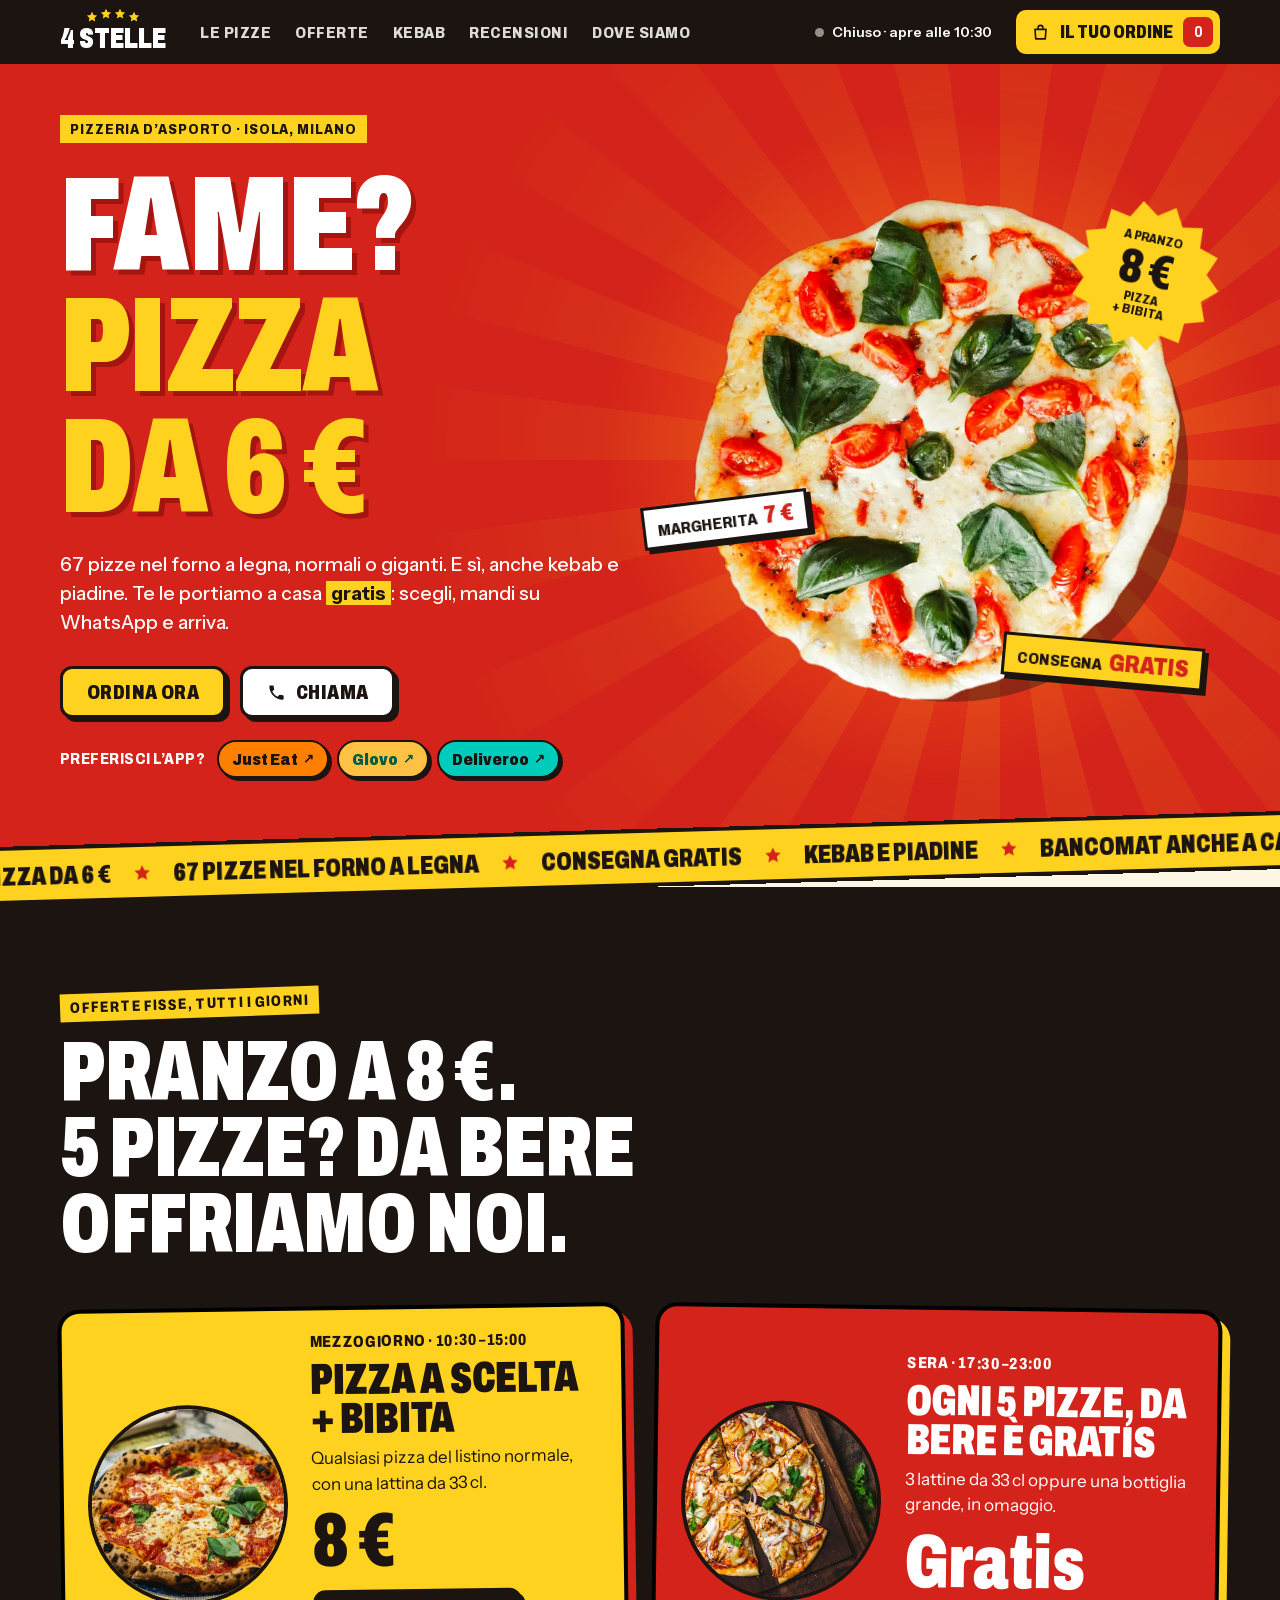
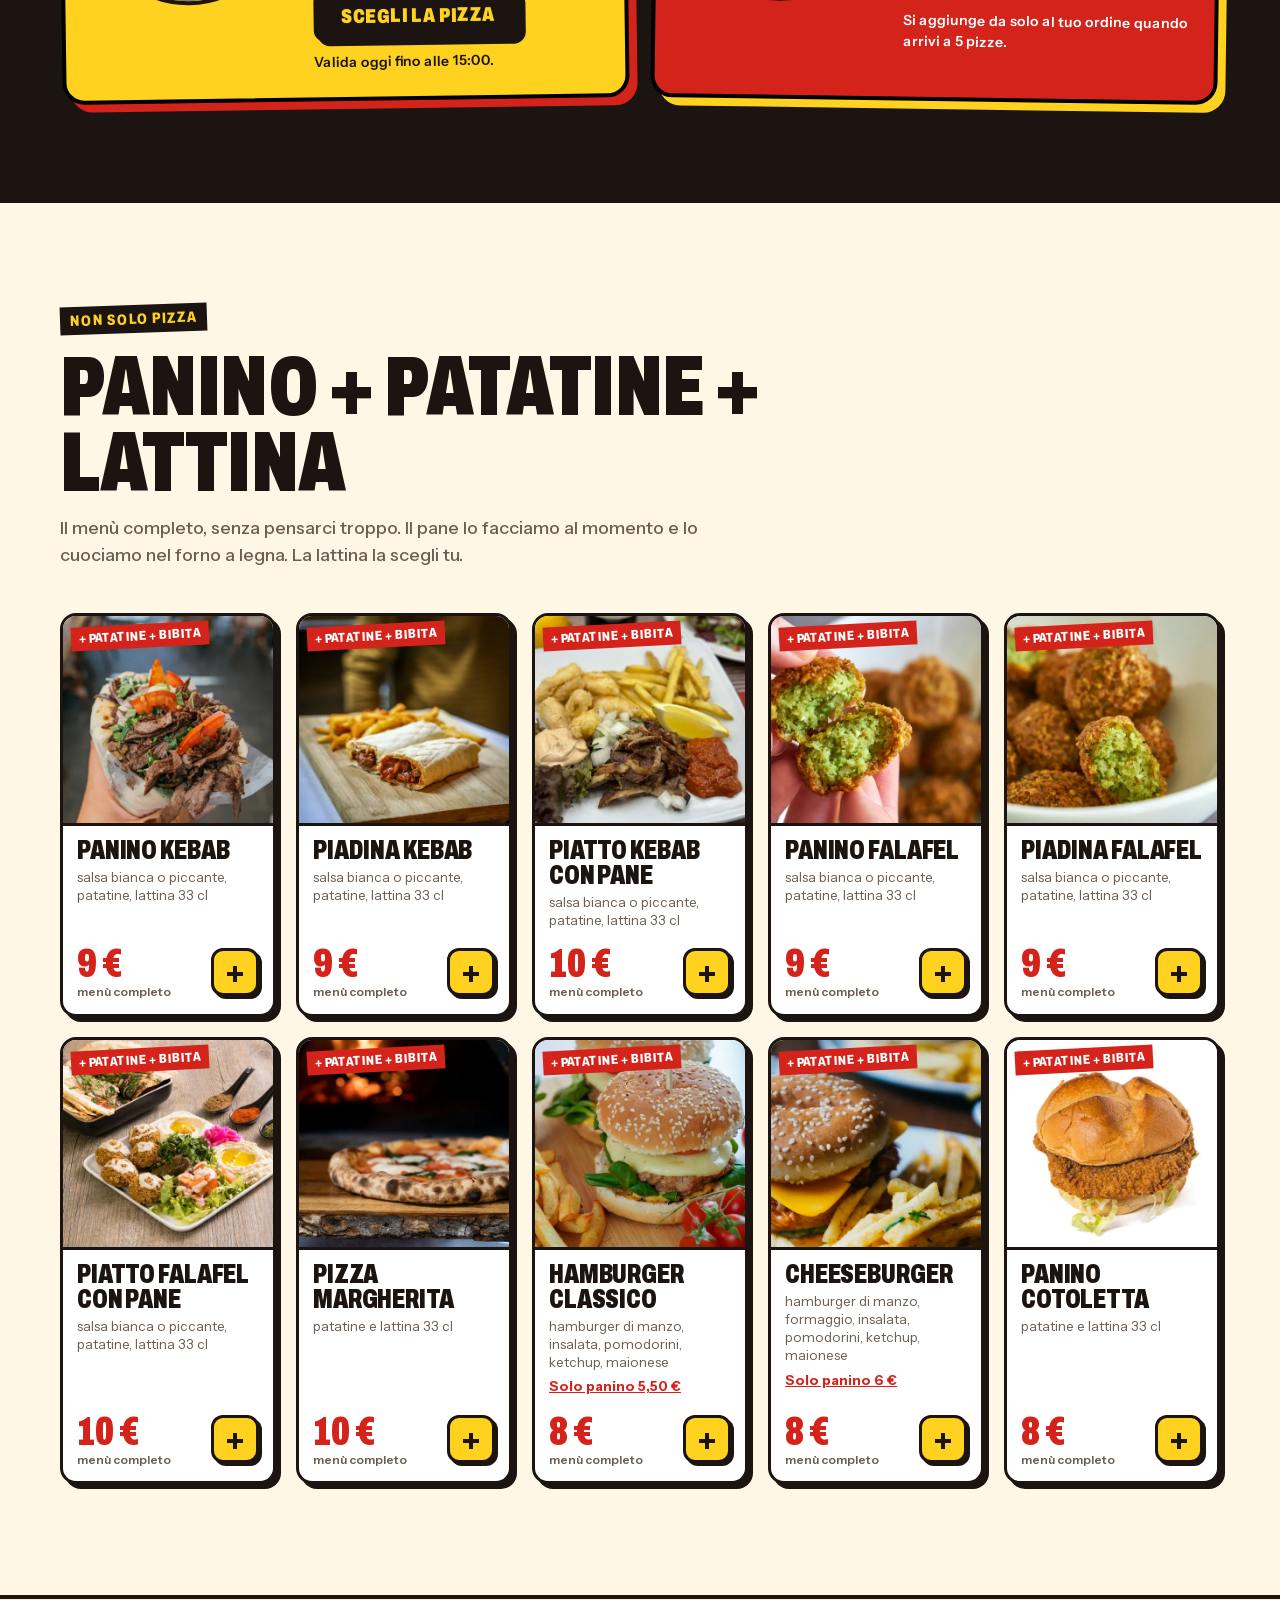
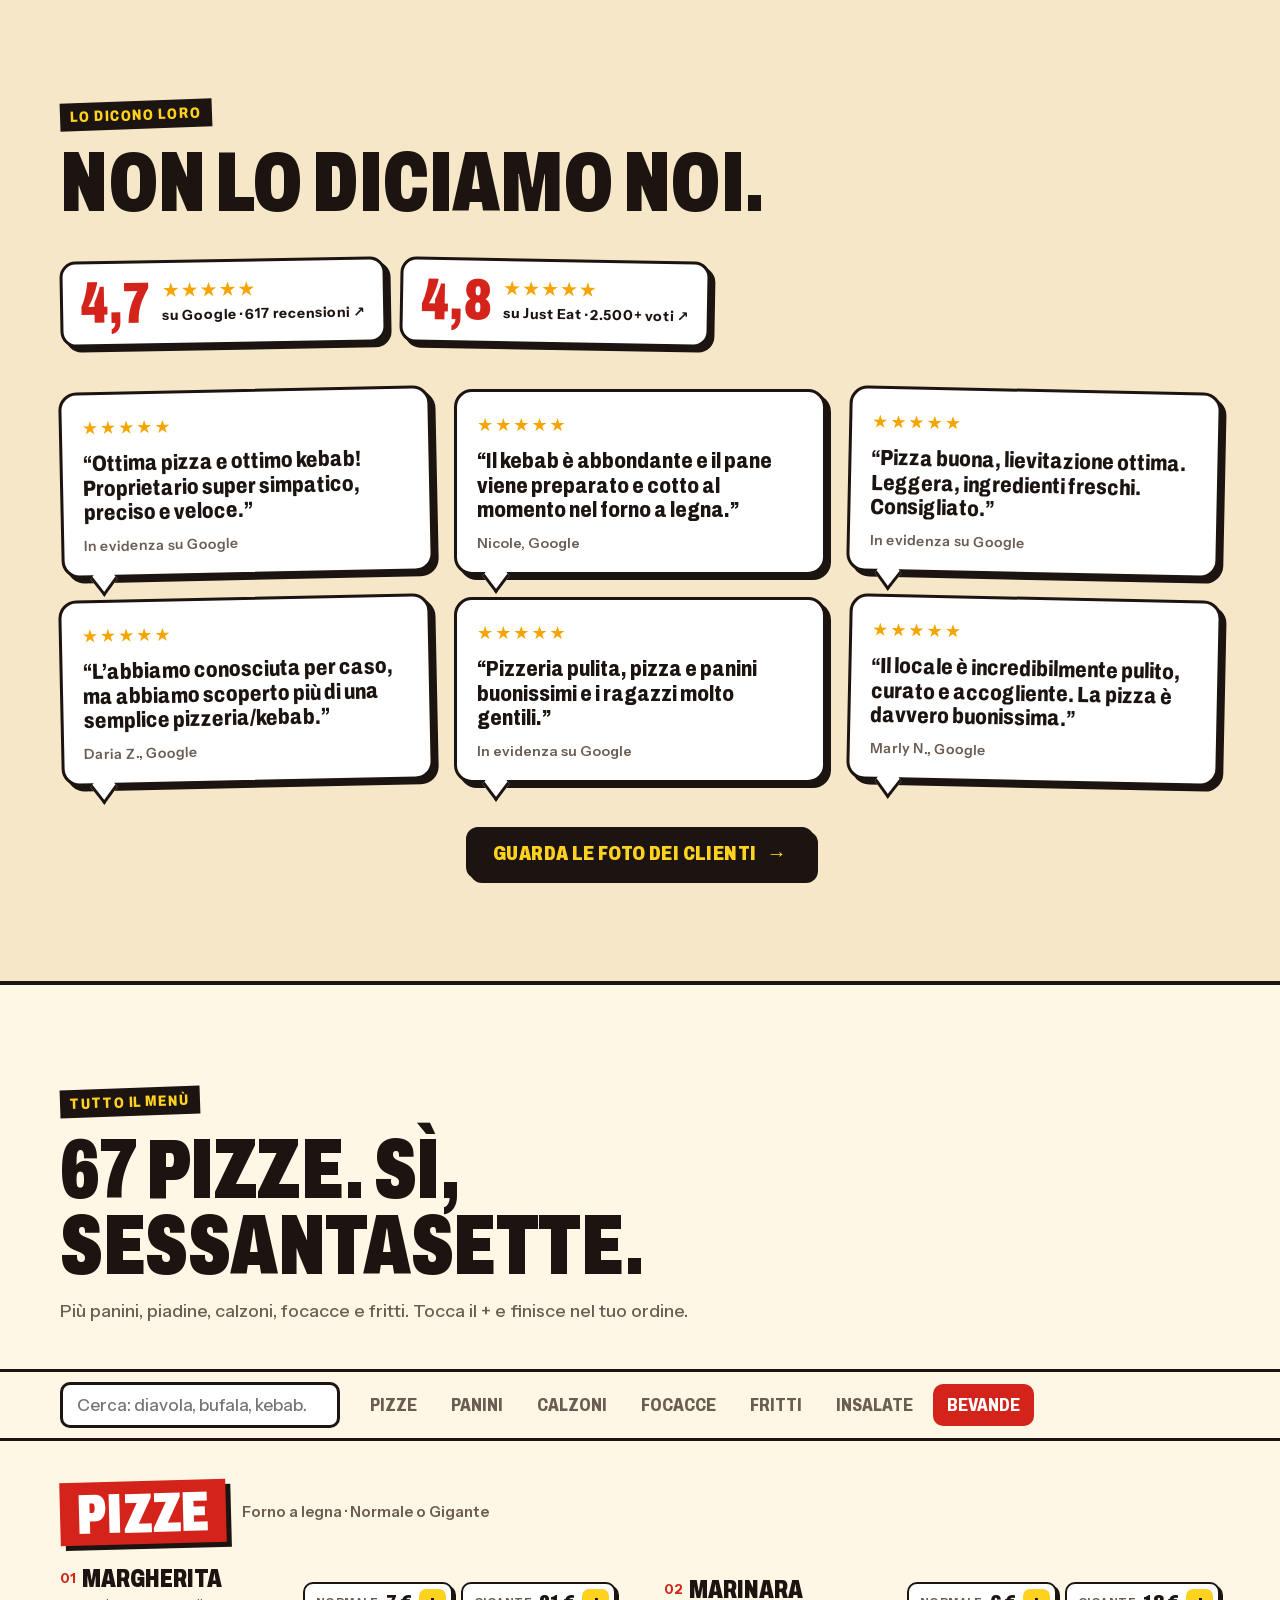
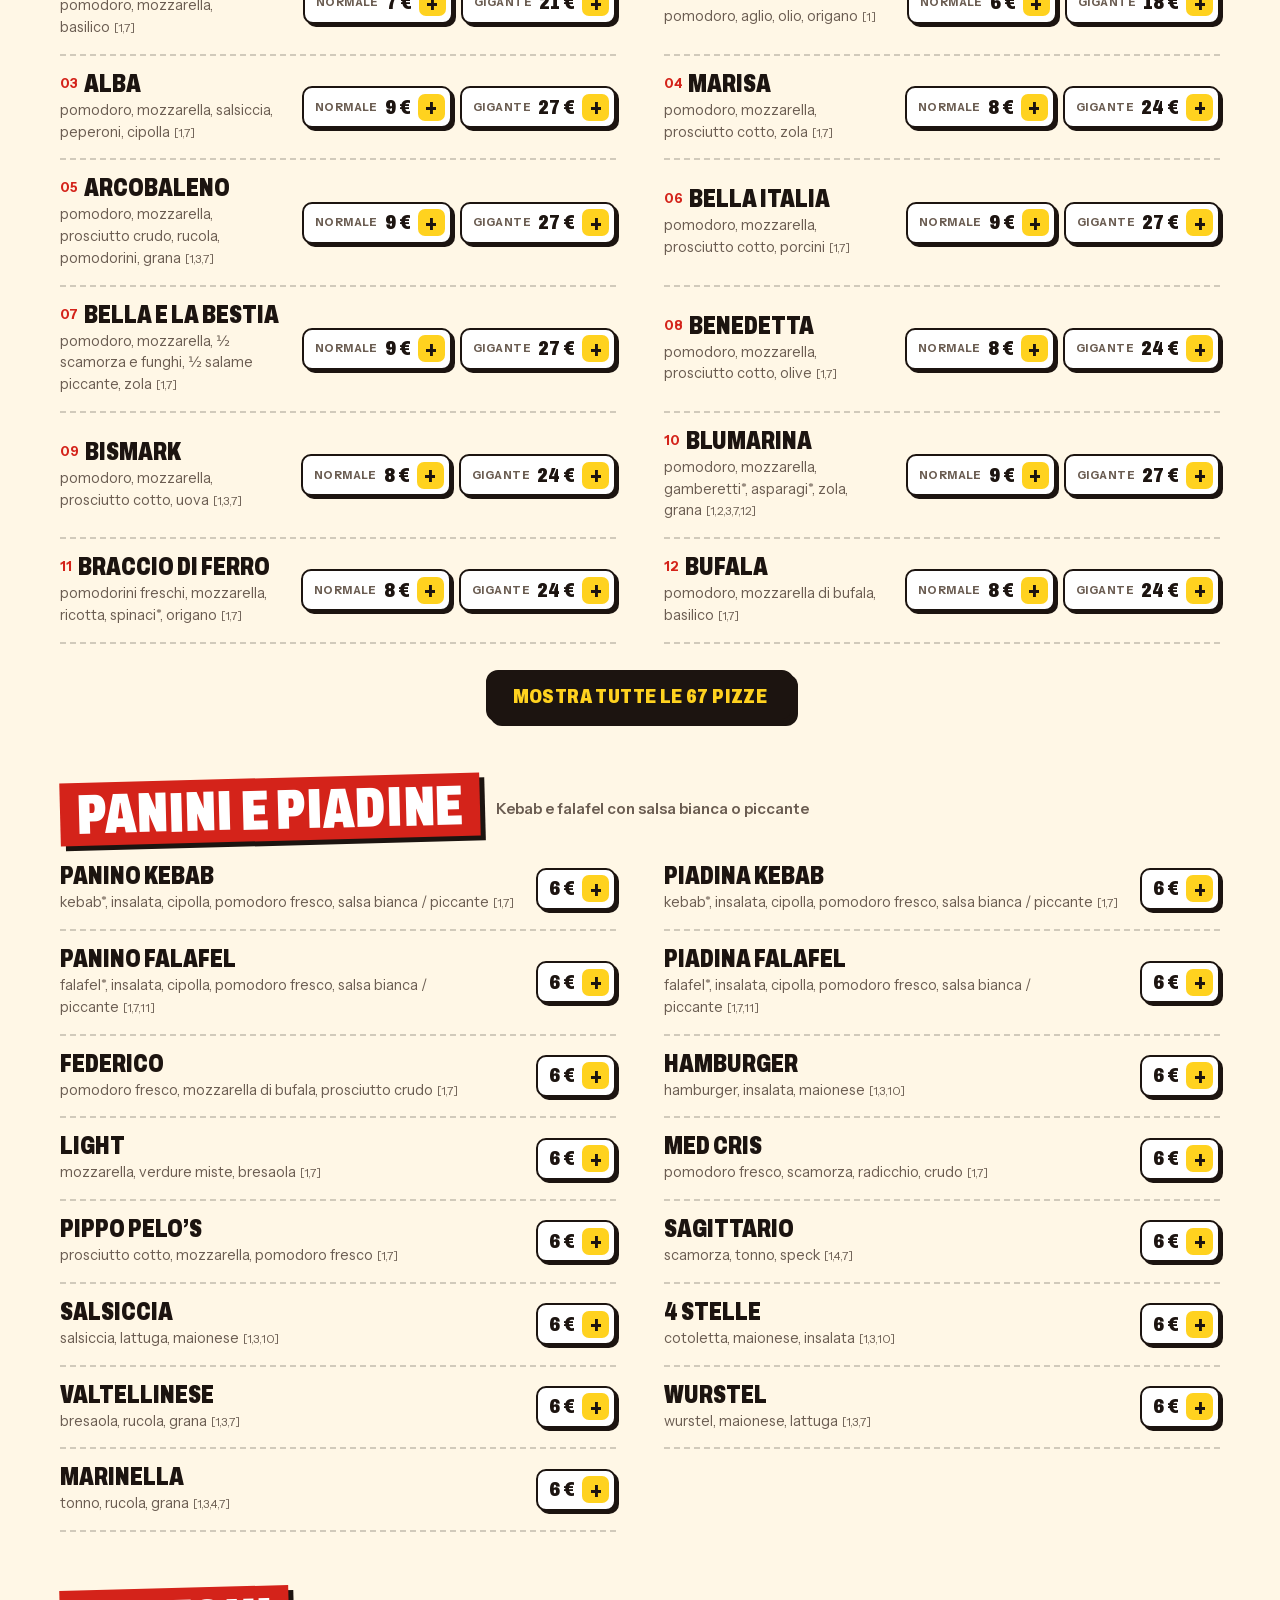
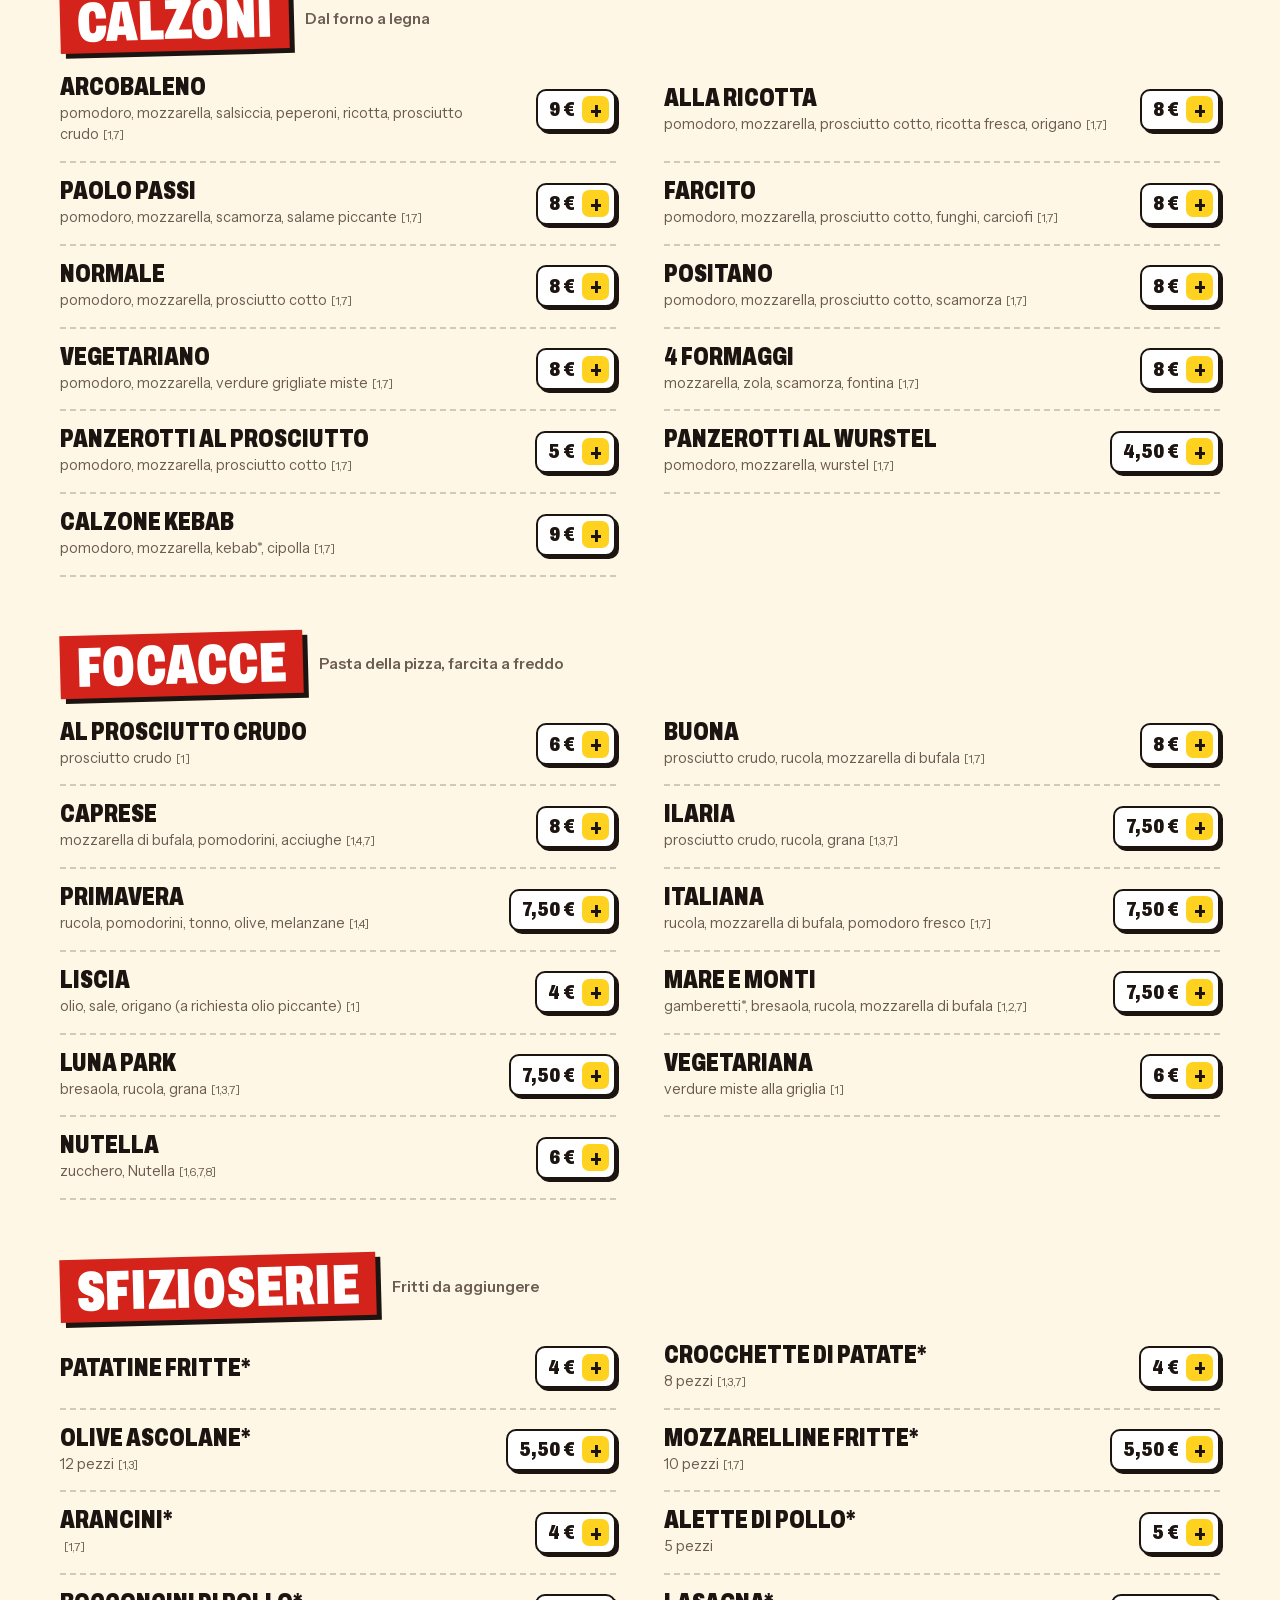
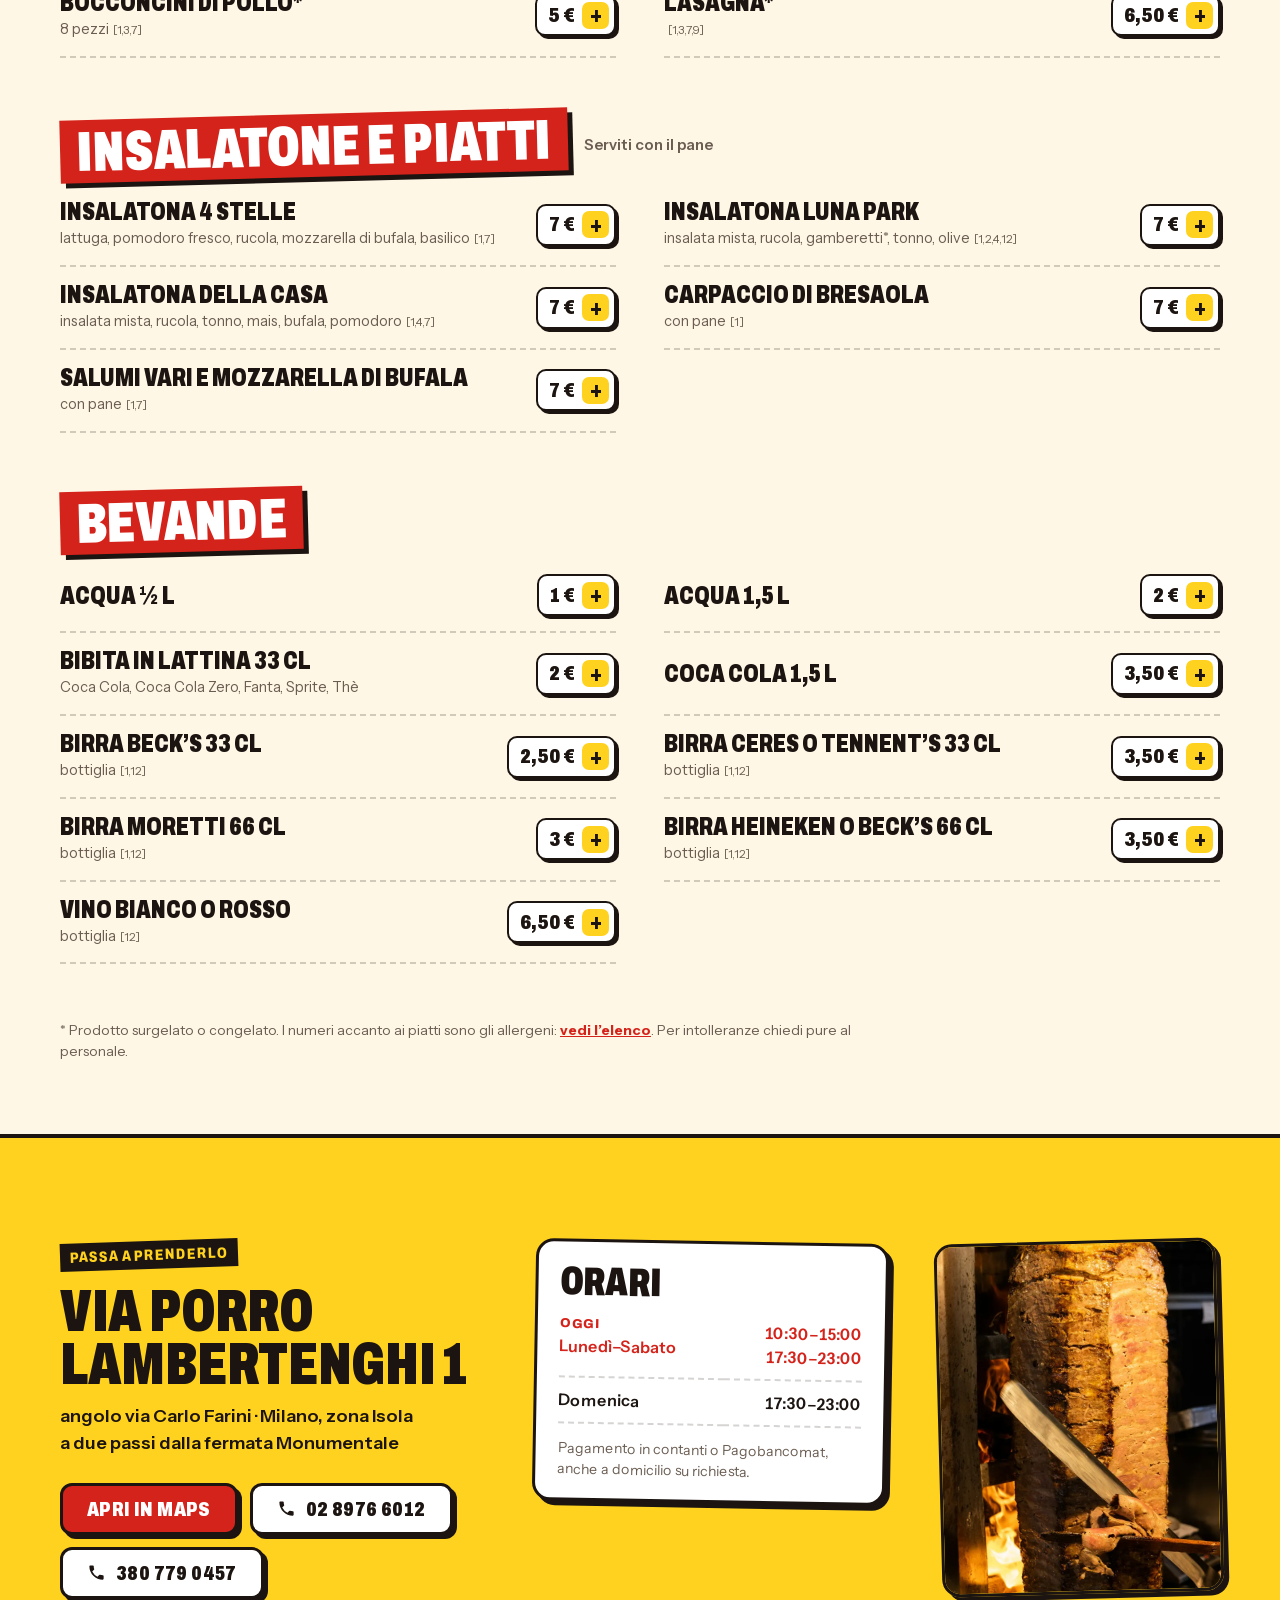
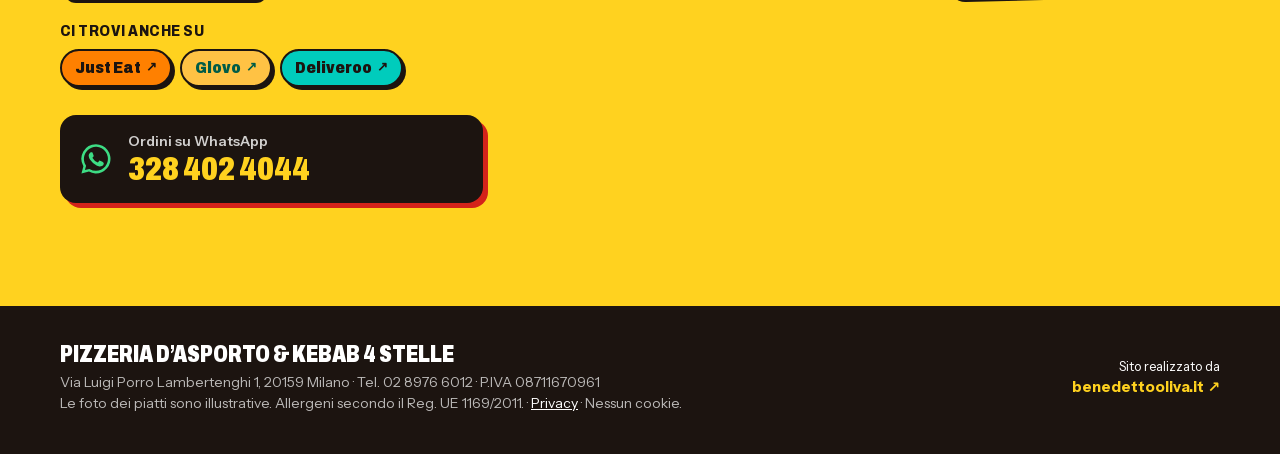
<file: index.html>
<!doctype html> <html lang="it" class="js-off"> <head> <meta charset="utf-8"> <meta name="viewport" content="width=device-width,initial-scale=1,viewport-fit=cover"> <title>4 Stelle — Pizzeria d’asporto e Kebab, Milano Isola</title> <meta name="description" content="Pizza nel forno a legna e kebab in Via Porro Lambertenghi 1, angolo via Farini, Milano. Ordina su WhatsApp: consegna a domicilio gratuita. Aperto tutti i giorni."> <meta name="theme-color" content="#d4231a"> <link rel="canonical" href="https://4stellepizzeria.it/"> <meta property="og:type" content="restaurant"> <meta property="og:locale" content="it_IT"> <meta property="og:site_name" content="4 Stelle"> <meta property="og:url" content="https://4stellepizzeria.it/"> <meta property="og:title" content="4 Stelle — Pizzeria d’asporto e Kebab, Milano Isola"> <meta property="og:description" content="Pizza nel forno a legna e kebab in Via Porro Lambertenghi 1, angolo via Farini, Milano. Ordina su WhatsApp: consegna a domicilio gratuita. Aperto tutti i giorni."> <meta property="og:image" content="https://4stellepizzeria.it/assets/condividi.jpg"> <meta property="og:image:width" content="1200"> <meta property="og:image:height" content="630"> <meta name="twitter:card" content="summary_large_image"> <link rel="icon" href="favicon.svg" type="image/svg+xml"> <link rel="apple-touch-icon" href="apple-touch-icon.png"> <link rel="preload" href="assets/font/archivo.woff2" as="font" type="font/woff2" crossorigin> <link rel="stylesheet" href="styles.css?v=9544b2cc"> <script>document.documentElement.classList.replace("js-off","js");try{sessionStorage.getItem("intro4")&&!location.search.includes("intro=1")||document.documentElement.classList.add("con-intro")}catch(t){}</script> <script type="application/ld+json">{"@context":"https://schema.org","@type":"Restaurant","@id":"https://4stellepizzeria.it/#locale","name":"Pizzeria d'asporto & Kebab 4 Stelle","alternateName":["4 Stelle","Pizzeria 4 Stelle"],"description":"Pizzeria d'asporto e kebab a Milano Isola: 67 pizze nel forno a legna, normali o giganti, panini e piadine kebab e falafel, hamburger, calzoni e focacce. Consegna a domicilio gratuita, ordini su WhatsApp.","url":"https://4stellepizzeria.it/","image":"https://4stellepizzeria.it/assets/condividi.jpg","hasMenu":"https://4stellepizzeria.it/menu/","priceRange":"€","servesCuisine":["Pizza","Kebab","Panini","Hamburger"],"telephone":"+39 02 8976 6012","contactPoint":[{"@type":"ContactPoint","telephone":"+39 328 402 4044","contactType":"ordini su WhatsApp","availableLanguage":"it"}],"address":{"@type":"PostalAddress","streetAddress":"Via Luigi Porro Lambertenghi 1","postalCode":"20159","addressLocality":"Milano","addressRegion":"MI","addressCountry":"IT"},"geo":{"@type":"GeoCoordinates","latitude":45.4894412,"longitude":9.183479},"hasMap":"https://www.google.com/maps/place/Pizzeria+4+Stelle/@45.4894412,9.183479,17z/data=!4m6!3m5!1s0x4786c12eff874df5:0x878537de49fb950c!8m2!3d45.4894412!4d9.183479!16s%2Fg%2F11clyswl2k","sameAs":["https://www.justeat.it/restaurants-4stelle/menu"],"areaServed":"Milano, zona Isola (CAP 20154, 20155, 20159, 20161)","openingHoursSpecification":[{"@type":"OpeningHoursSpecification","dayOfWeek":["Monday","Tuesday","Wednesday","Thursday","Friday","Saturday"],"opens":"10:30","closes":"15:00"},{"@type":"OpeningHoursSpecification","dayOfWeek":["Monday","Tuesday","Wednesday","Thursday","Friday","Saturday","Sunday"],"opens":"17:30","closes":"23:00"}],"paymentAccepted":"Contanti, Pagobancomat","hasDeliveryMethod":"http://purl.org/goodrelations/v1#DeliveryModeOwnFleet","acceptsReservations":false}</script> </head> <body> <svg width="0" height="0" style="position:absolute" aria-hidden="true"> <symbol id="stella" viewBox="0 0 24 24"><path d="M12 1.6l3.1 6.6 7.2.9-5.3 5 1.4 7.1L12 17.7l-6.4 3.5 1.4-7.1-5.3-5 7.2-.9z"/></symbol> <symbol id="i-wa" viewBox="0 0 24 24"><path d="M12 2.2a9.7 9.7 0 0 0-8.4 14.6L2.3 21.7l5-1.3A9.7 9.7 0 1 0 12 2.2Zm0 17.7a8 8 0 0 1-4.1-1.1l-.3-.2-3 .8.8-2.9-.2-.3A8 8 0 1 1 12 19.9Zm4.4-6c-.2-.1-1.4-.7-1.7-.8-.2-.1-.4-.1-.5.1l-.8.9c-.1.2-.3.2-.5.1a6.5 6.5 0 0 1-3.2-2.8c-.2-.4.2-.4.7-1.3.1-.2 0-.3 0-.4l-.7-1.8c-.2-.5-.4-.4-.5-.4h-.5a.9.9 0 0 0-.7.3 2.8 2.8 0 0 0-.9 2.1 4.9 4.9 0 0 0 1 2.6 11.2 11.2 0 0 0 4.3 3.8c1.6.7 2.2.7 3 .6.5-.1 1.4-.6 1.6-1.2.2-.6.2-1 .1-1.2l-.4-.2Z"/></symbol> <symbol id="i-tel" viewBox="0 0 24 24"><path d="M6.6 10.8a15.1 15.1 0 0 0 6.6 6.6l2.2-2.2a1 1 0 0 1 1-.25 11.4 11.4 0 0 0 3.6.57 1 1 0 0 1 1 1V20a1 1 0 0 1-1 1A17 17 0 0 1 3 4a1 1 0 0 1 1-1h3.5a1 1 0 0 1 1 1c0 1.25.2 2.45.57 3.57a1 1 0 0 1-.25 1z"/></symbol> <symbol id="i-borsa" viewBox="0 0 24 24"><path fill="none" stroke="currentColor" stroke-width="2" stroke-linejoin="round" d="M5 8h14l-1 12H6L5 8Zm4 0V6a3 3 0 0 1 6 0v2"/></symbol> </svg> <div class="intro" aria-hidden="true"> <div class="intro-stelle"> <svg><use href="#stella"/></svg><svg><use href="#stella"/></svg><svg><use href="#stella"/></svg><svg><use href="#stella"/></svg> </div> <div class="intro-nome"><span>4 Stelle</span></div> <div class="intro-sotto"><span>pizza · kebab · consegna gratis</span></div> </div> <header class="testata"> <div class="contenitore testata-riga"> <a class="logo" href="#inizio" aria-label="4 Stelle, torna su"> <span class="logo-stelle"><svg><use href="#stella"/></svg><svg><use href="#stella"/></svg><svg><use href="#stella"/></svg><svg><use href="#stella"/></svg></span> <span class="logo-nome">4 Stelle</span> </a> <nav class="nav" aria-label="Sezioni"> <a href="#menu">Le pizze</a> <a href="#offerte">Offerte</a> <a href="#menu-combo">Kebab</a> <a href="#recensioni">Recensioni</a> <a href="#dove">Dove siamo</a> </nav> <span class="stato" data-stato><i></i><span>Orari</span></span> <button class="btn-carrello" type="button" data-apri-carrello aria-label="Apri il tuo ordine"> <svg><use href="#i-borsa"/></svg><span class="btn-carrello-testo">Il tuo ordine</span><b data-conta>0</b> </button> </div> </header> <main id="inizio"> <section class="apertura"> <div class="contenitore apertura-griglia"> <div class="apertura-testo"> <p class="occhiello entra" style="--r:0">Pizzeria d’asporto · Isola, Milano</p> <h1 class="entra" style="--r:1">Fame?<br><em>Pizza<br>da 6 €</em></h1> <p class="apertura-sotto entra" style="--r:2">67 pizze nel forno a legna, normali o giganti. E sì, anche kebab e piadine. Te le portiamo a casa <b>gratis</b>: scegli, mandi su WhatsApp e arriva.</p> <div class="apertura-azioni entra" style="--r:3"> <a class="btn btn-giallo" href="#menu">Ordina ora</a> <a class="btn btn-linea" href="tel:+390289766012"><svg><use href="#i-tel"/></svg>Chiama</a> </div> <div class="app-consegna entra" style="--r:4"><span>Preferisci l’app?</span><div data-app><a class="app je" href="https://www.justeat.it/restaurants-4stelle/menu" target="_blank" rel="noopener">Just Eat <span aria-hidden="true">↗</span></a><a class="app gl" href="https://glovoapp.com/it/it/milano/" target="_blank" rel="noopener">Glovo <span aria-hidden="true">↗</span></a><a class="app de" href="https://deliveroo.it/it/" target="_blank" rel="noopener">Deliveroo <span aria-hidden="true">↗</span></a></div></div> </div> <div class="apertura-pizza entra-pizza" data-pizza> <div class="bagliore" aria-hidden="true"></div> <div class="pizza-ombra" aria-hidden="true"></div> <div class="pizza-gira"> <img class="pizza-resto" src="assets/foto/pizza-gira-700.webp" srcset="assets/foto/pizza-gira-700.webp 700w, assets/foto/pizza-gira-1100.webp 1100w" sizes="(min-width: 1800px) 620px, (min-width: 761px) 40vw, 60vw" width="700" height="700" alt="Una margherita appena sfornata che gira, e una fetta che si stacca" fetchpriority="high"> <div class="pizza-buco" aria-hidden="true"></div> <i class="filo l1" aria-hidden="true"></i><i class="filo l2" aria-hidden="true"></i><i class="filo l3" aria-hidden="true"></i> <div class="pizza-fetta" aria-hidden="true"><img src="assets/foto/pizza-gira-700.webp" srcset="assets/foto/pizza-gira-700.webp 700w, assets/foto/pizza-gira-1100.webp 1100w" sizes="(min-width: 1800px) 620px, (min-width: 761px) 40vw, 60vw" width="700" height="700" alt=""></div> </div> <div class="vapore" aria-hidden="true"><i></i><i></i><i></i></div> <a class="bollino" href="#offerte" aria-label="A pranzo pizza a scelta e bibita a 8 euro"> <span>A pranzo</span><b>8 €</b><span>pizza<br>+ bibita</span> </a> <span class="cartellino c1" aria-hidden="true">Margherita <b>7 €</b></span> <span class="cartellino c2" aria-hidden="true">Consegna <b>gratis</b></span> </div> </div> </section> <div class="nastro" aria-hidden="true"> <div class="nastro-scorre"> <span>Pizza da 6 €</span><svg><use href="#stella"/></svg><span>67 pizze nel forno a legna</span><svg><use href="#stella"/></svg><span>Consegna gratis</span><svg><use href="#stella"/></svg><span>Kebab e piadine</span><svg><use href="#stella"/></svg><span>Bancomat anche a casa</span><svg><use href="#stella"/></svg><span>Aperti fino alle 23</span><svg><use href="#stella"/></svg> <span>Pizza da 6 €</span><svg><use href="#stella"/></svg><span>67 pizze nel forno a legna</span><svg><use href="#stella"/></svg><span>Consegna gratis</span><svg><use href="#stella"/></svg><span>Kebab e piadine</span><svg><use href="#stella"/></svg><span>Bancomat anche a casa</span><svg><use href="#stella"/></svg><span>Aperti fino alle 23</span><svg><use href="#stella"/></svg> </div> </div> <section class="sezione offerte" id="offerte"> <div class="contenitore"> <div class="titolo-sezione chiaro"> <p class="occhiello">Offerte fisse, tutti i giorni</p> <h2>Pranzo a 8 €.<br>5 pizze? Da bere offriamo noi.</h2> </div> <div class="offerte-griglia"> <article class="offerta offerta-pranzo" data-offerta="pranzo"> <img src="assets/foto/pizza-alto-700.webp" srcset="assets/foto/pizza-alto-700.webp 700w, assets/foto/pizza-alto-1200.webp 1200w" sizes="(min-width: 900px) 260px, 40vw" alt="Pizza margherita vista dall’alto" loading="lazy" width="700" height="700"> <div> <p class="offerta-quando">Mezzogiorno · 10:30–15:00</p> <h3>Pizza a scelta + bibita</h3> <p>Qualsiasi pizza del listino normale, con una lattina da 33 cl.</p> <p class="offerta-prezzo">8 €</p> <button class="btn btn-scuro" type="button" data-apri-pranzo>Scegli la pizza</button> <p class="offerta-nota" data-nota-pranzo></p> </div> </article> <article class="offerta offerta-sera"> <img src="assets/foto/pizze-tavolo-700.webp" srcset="assets/foto/pizze-tavolo-700.webp 700w, assets/foto/pizze-tavolo-1200.webp 1200w" sizes="(min-width: 900px) 260px, 40vw" alt="Pizze sul tagliere" loading="lazy" width="700" height="700"> <div> <p class="offerta-quando">Sera · 17:30–23:00</p> <h3>Ogni 5 pizze, da bere è gratis</h3> <p>3 lattine da 33 cl oppure una bottiglia grande, in omaggio.</p> <p class="offerta-prezzo">Gratis</p> <p class="offerta-nota">Si aggiunge da solo al tuo ordine quando arrivi a 5 pizze.</p> </div> </article> </div> </div> </section> <section class="sezione combo" id="menu-combo"> <div class="contenitore"> <div class="titolo-sezione"> <p class="occhiello">Non solo pizza</p> <h2>Panino + patatine + lattina</h2> <p>Il menù completo, senza pensarci troppo. Il pane lo facciamo al momento e lo cuociamo nel forno a legna. La lattina la scegli tu.</p> </div> </div> <div class="combo-scorre" data-combo><article class="scheda-combo"><figure><img src="assets/foto/panino-kebab-480.webp" srcset="assets/foto/panino-kebab-480.webp 480w, assets/foto/panino-kebab-800.webp 800w" sizes="(min-width: 1100px) 230px, 60vw" alt="Panino kebab" loading="lazy" width="480" height="480"><span class="etichetta">+ patatine + bibita</span></figure><div class="scheda-combo-testo"><h3>Panino kebab</h3><p class="incluso">salsa bianca o piccante, patatine, lattina 33 cl</p><div class="scheda-combo-piede"><p class="prezzo">9 €<small>menù completo</small></p><button class="piu" type="button" data-combo-id="m-pk" aria-label="Aggiungi Panino kebab all’ordine">+</button></div></div></article><article class="scheda-combo"><figure><img src="assets/foto/piadina-480.webp" srcset="assets/foto/piadina-480.webp 480w, assets/foto/piadina-800.webp 800w" sizes="(min-width: 1100px) 230px, 60vw" alt="Piadina kebab" loading="lazy" width="480" height="480"><span class="etichetta">+ patatine + bibita</span></figure><div class="scheda-combo-testo"><h3>Piadina kebab</h3><p class="incluso">salsa bianca o piccante, patatine, lattina 33 cl</p><div class="scheda-combo-piede"><p class="prezzo">9 €<small>menù completo</small></p><button class="piu" type="button" data-combo-id="m-dk" aria-label="Aggiungi Piadina kebab all’ordine">+</button></div></div></article><article class="scheda-combo"><figure><img src="assets/foto/piatto-kebab-480.webp" srcset="assets/foto/piatto-kebab-480.webp 480w, assets/foto/piatto-kebab-800.webp 800w" sizes="(min-width: 1100px) 230px, 60vw" alt="Piatto kebab con pane" loading="lazy" width="480" height="480"><span class="etichetta">+ patatine + bibita</span></figure><div class="scheda-combo-testo"><h3>Piatto kebab con pane</h3><p class="incluso">salsa bianca o piccante, patatine, lattina 33 cl</p><div class="scheda-combo-piede"><p class="prezzo">10 €<small>menù completo</small></p><button class="piu" type="button" data-combo-id="m-tk" aria-label="Aggiungi Piatto kebab con pane all’ordine">+</button></div></div></article><article class="scheda-combo"><figure><img src="assets/foto/falafel-mano-480.webp" srcset="assets/foto/falafel-mano-480.webp 480w, assets/foto/falafel-mano-800.webp 800w" sizes="(min-width: 1100px) 230px, 60vw" alt="Panino falafel" loading="lazy" width="480" height="480"><span class="etichetta">+ patatine + bibita</span></figure><div class="scheda-combo-testo"><h3>Panino falafel</h3><p class="incluso">salsa bianca o piccante, patatine, lattina 33 cl</p><div class="scheda-combo-piede"><p class="prezzo">9 €<small>menù completo</small></p><button class="piu" type="button" data-combo-id="m-pf" aria-label="Aggiungi Panino falafel all’ordine">+</button></div></div></article><article class="scheda-combo"><figure><img src="assets/foto/falafel-480.webp" srcset="assets/foto/falafel-480.webp 480w, assets/foto/falafel-800.webp 800w" sizes="(min-width: 1100px) 230px, 60vw" alt="Piadina falafel" loading="lazy" width="480" height="480"><span class="etichetta">+ patatine + bibita</span></figure><div class="scheda-combo-testo"><h3>Piadina falafel</h3><p class="incluso">salsa bianca o piccante, patatine, lattina 33 cl</p><div class="scheda-combo-piede"><p class="prezzo">9 €<small>menù completo</small></p><button class="piu" type="button" data-combo-id="m-df" aria-label="Aggiungi Piadina falafel all’ordine">+</button></div></div></article><article class="scheda-combo"><figure><img src="assets/foto/falafel-piatto-480.webp" srcset="assets/foto/falafel-piatto-480.webp 480w, assets/foto/falafel-piatto-800.webp 800w" sizes="(min-width: 1100px) 230px, 60vw" alt="Piatto falafel con pane" loading="lazy" width="480" height="480"><span class="etichetta">+ patatine + bibita</span></figure><div class="scheda-combo-testo"><h3>Piatto falafel con pane</h3><p class="incluso">salsa bianca o piccante, patatine, lattina 33 cl</p><div class="scheda-combo-piede"><p class="prezzo">10 €<small>menù completo</small></p><button class="piu" type="button" data-combo-id="m-tf" aria-label="Aggiungi Piatto falafel con pane all’ordine">+</button></div></div></article><article class="scheda-combo"><figure><img src="assets/foto/margherita-480.webp" srcset="assets/foto/margherita-480.webp 480w, assets/foto/margherita-800.webp 800w" sizes="(min-width: 1100px) 230px, 60vw" alt="Pizza margherita" loading="lazy" width="480" height="480"><span class="etichetta">+ patatine + bibita</span></figure><div class="scheda-combo-testo"><h3>Pizza margherita</h3><p class="incluso">patatine e lattina 33 cl</p><div class="scheda-combo-piede"><p class="prezzo">10 €<small>menù completo</small></p><button class="piu" type="button" data-combo-id="m-mg" aria-label="Aggiungi Pizza margherita all’ordine">+</button></div></div></article><article class="scheda-combo"><figure><img src="assets/foto/burger-480.webp" srcset="assets/foto/burger-480.webp 480w, assets/foto/burger-800.webp 800w" sizes="(min-width: 1100px) 230px, 60vw" alt="Hamburger classico" loading="lazy" width="480" height="480"><span class="etichetta">+ patatine + bibita</span></figure><div class="scheda-combo-testo"><h3>Hamburger classico</h3><p class="incluso">hamburger di manzo, insalata, pomodorini, ketchup, maionese</p><button class="solo" type="button" data-solo="m-hb">Solo panino 5,50 €</button><div class="scheda-combo-piede"><p class="prezzo">8 €<small>menù completo</small></p><button class="piu" type="button" data-combo-id="m-hb" aria-label="Aggiungi Hamburger classico all’ordine">+</button></div></div></article><article class="scheda-combo"><figure><img src="assets/foto/cheeseburger-480.webp" srcset="assets/foto/cheeseburger-480.webp 480w, assets/foto/cheeseburger-800.webp 800w" sizes="(min-width: 1100px) 230px, 60vw" alt="Cheeseburger" loading="lazy" width="480" height="480"><span class="etichetta">+ patatine + bibita</span></figure><div class="scheda-combo-testo"><h3>Cheeseburger</h3><p class="incluso">hamburger di manzo, formaggio, insalata, pomodorini, ketchup, maionese</p><button class="solo" type="button" data-solo="m-cb">Solo panino 6 €</button><div class="scheda-combo-piede"><p class="prezzo">8 €<small>menù completo</small></p><button class="piu" type="button" data-combo-id="m-cb" aria-label="Aggiungi Cheeseburger all’ordine">+</button></div></div></article><article class="scheda-combo"><figure><img src="assets/foto/cotoletta-480.webp" srcset="assets/foto/cotoletta-480.webp 480w, assets/foto/cotoletta-800.webp 800w" sizes="(min-width: 1100px) 230px, 60vw" alt="Panino cotoletta" loading="lazy" width="480" height="480"><span class="etichetta">+ patatine + bibita</span></figure><div class="scheda-combo-testo"><h3>Panino cotoletta</h3><p class="incluso">patatine e lattina 33 cl</p><div class="scheda-combo-piede"><p class="prezzo">8 €<small>menù completo</small></p><button class="piu" type="button" data-combo-id="m-ct" aria-label="Aggiungi Panino cotoletta all’ordine">+</button></div></div></article></div> </section> <section class="sezione recensioni" id="recensioni"> <div class="contenitore"> <div class="recensioni-testa"> <div class="titolo-sezione"> <p class="occhiello">Lo dicono loro</p> <h2>Non lo diciamo noi.</h2> </div> <div class="voti" data-voti><a class="voto" href="https://www.google.com/maps/place/Pizzeria+4+Stelle/@45.4894412,9.183479,17z/data=!4m6!3m5!1s0x4786c12eff874df5:0x878537de49fb950c!8m2!3d45.4894412!4d9.183479!16s%2Fg%2F11clyswl2k" target="_blank" rel="noopener"><b>4,7</b><span class="voto-stelle" aria-hidden="true">★★★★★</span><span>su Google · 617 recensioni ↗</span></a><a class="voto voto-je" href="https://www.justeat.it/restaurants-4stelle/menu" target="_blank" rel="noopener"><b>4,8</b><span class="voto-stelle" aria-hidden="true">★★★★★</span><span>su Just Eat · 2.500+ voti ↗</span></a></div> </div> <div class="recensioni-griglia" data-recensioni><figure class="recensione" style="--g:-1.2deg"><span class="recensione-stelle" aria-label="5 stelle">★★★★★</span><blockquote>“Ottima pizza e ottimo kebab! Proprietario super simpatico, preciso e veloce.”</blockquote><figcaption>In evidenza su Google</figcaption></figure><figure class="recensione" style="--g:0deg"><span class="recensione-stelle" aria-label="5 stelle">★★★★★</span><blockquote>“Il kebab è abbondante e il pane viene preparato e cotto al momento nel forno a legna.”</blockquote><figcaption>Nicole, Google</figcaption></figure><figure class="recensione" style="--g:1.2deg"><span class="recensione-stelle" aria-label="5 stelle">★★★★★</span><blockquote>“Pizza buona, lievitazione ottima. Leggera, ingredienti freschi. Consigliato.”</blockquote><figcaption>In evidenza su Google</figcaption></figure><figure class="recensione" style="--g:-1.2deg"><span class="recensione-stelle" aria-label="5 stelle">★★★★★</span><blockquote>“L’abbiamo conosciuta per caso, ma abbiamo scoperto più di una semplice pizzeria/kebab.”</blockquote><figcaption>Daria Z., Google</figcaption></figure><figure class="recensione" style="--g:0deg"><span class="recensione-stelle" aria-label="5 stelle">★★★★★</span><blockquote>“Pizzeria pulita, pizza e panini buonissimi e i ragazzi molto gentili.”</blockquote><figcaption>In evidenza su Google</figcaption></figure><figure class="recensione" style="--g:1.2deg"><span class="recensione-stelle" aria-label="5 stelle">★★★★★</span><blockquote>“Il locale è incredibilmente pulito, curato e accogliente. La pizza è davvero buonissima.”</blockquote><figcaption>Marly N., Google</figcaption></figure></div> <p class="recensioni-altro"><a class="btn btn-scuro" href="recensioni/">Guarda le foto dei clienti <span aria-hidden="true">→</span></a></p> </div> </section> <section class="sezione listino" id="menu"> <div class="contenitore"> <div class="titolo-sezione"> <p class="occhiello">Tutto il menù</p> <h2>67 pizze. Sì, sessantasette.</h2> <p>Più panini, piadine, calzoni, focacce e fritti. Tocca il + e finisce nel tuo ordine.</p> </div> </div> <div class="listino-barra"> <div class="contenitore listino-barra-riga"> <label class="cerca"><span class="vh">Cerca nel menù</span><input type="search" placeholder="Cerca: diavola, bufala, kebab…" data-cerca autocomplete="off"></label> <div class="schede" role="tablist" data-schede><button type="button" role="tab" data-vai="pizze" aria-selected="true">Pizze</button><button type="button" role="tab" data-vai="panini" aria-selected="false">Panini</button><button type="button" role="tab" data-vai="calzoni" aria-selected="false">Calzoni</button><button type="button" role="tab" data-vai="focacce" aria-selected="false">Focacce</button><button type="button" role="tab" data-vai="sfizi" aria-selected="false">Fritti</button><button type="button" role="tab" data-vai="insalate" aria-selected="false">Insalate</button><button type="button" role="tab" data-vai="bevande" aria-selected="false">Bevande</button></div> </div> </div> <div class="contenitore"> <div class="listino-corpo" data-listino><section class="categoria" id="cat-pizze"><div class="categoria-testa"><h3>Pizze</h3><p>Forno a legna · Normale o Gigante</p></div><ul class="voci"><li class="voce doppia"><div><p class="voce-nome"><span class="n">01</span>Margherita</p><p class="voce-ingr">pomodoro, mozzarella, basilico<span class="voce-all" title="Allergeni">[1,7]</span></p></div><div class="voce-prezzi"><button class="aggiungi" type="button" data-cat="pizze" data-i="0" data-size="n" aria-label="Aggiungi Margherita Normale"><small>Normale</small>7 €<i>+</i></button><button class="aggiungi" type="button" data-cat="pizze" data-i="0" data-size="g" aria-label="Aggiungi Margherita Gigante"><small>Gigante</small>21 €<i>+</i></button></div></li><li class="voce doppia"><div><p class="voce-nome"><span class="n">02</span>Marinara</p><p class="voce-ingr">pomodoro, aglio, olio, origano<span class="voce-all" title="Allergeni">[1]</span></p></div><div class="voce-prezzi"><button class="aggiungi" type="button" data-cat="pizze" data-i="1" data-size="n" aria-label="Aggiungi Marinara Normale"><small>Normale</small>6 €<i>+</i></button><button class="aggiungi" type="button" data-cat="pizze" data-i="1" data-size="g" aria-label="Aggiungi Marinara Gigante"><small>Gigante</small>18 €<i>+</i></button></div></li><li class="voce doppia"><div><p class="voce-nome"><span class="n">03</span>Alba</p><p class="voce-ingr">pomodoro, mozzarella, salsiccia, peperoni, cipolla<span class="voce-all" title="Allergeni">[1,7]</span></p></div><div class="voce-prezzi"><button class="aggiungi" type="button" data-cat="pizze" data-i="2" data-size="n" aria-label="Aggiungi Alba Normale"><small>Normale</small>9 €<i>+</i></button><button class="aggiungi" type="button" data-cat="pizze" data-i="2" data-size="g" aria-label="Aggiungi Alba Gigante"><small>Gigante</small>27 €<i>+</i></button></div></li><li class="voce doppia"><div><p class="voce-nome"><span class="n">04</span>Marisa</p><p class="voce-ingr">pomodoro, mozzarella, prosciutto cotto, zola<span class="voce-all" title="Allergeni">[1,7]</span></p></div><div class="voce-prezzi"><button class="aggiungi" type="button" data-cat="pizze" data-i="3" data-size="n" aria-label="Aggiungi Marisa Normale"><small>Normale</small>8 €<i>+</i></button><button class="aggiungi" type="button" data-cat="pizze" data-i="3" data-size="g" aria-label="Aggiungi Marisa Gigante"><small>Gigante</small>24 €<i>+</i></button></div></li><li class="voce doppia"><div><p class="voce-nome"><span class="n">05</span>Arcobaleno</p><p class="voce-ingr">pomodoro, mozzarella, prosciutto crudo, rucola, pomodorini, grana<span class="voce-all" title="Allergeni">[1,3,7]</span></p></div><div class="voce-prezzi"><button class="aggiungi" type="button" data-cat="pizze" data-i="4" data-size="n" aria-label="Aggiungi Arcobaleno Normale"><small>Normale</small>9 €<i>+</i></button><button class="aggiungi" type="button" data-cat="pizze" data-i="4" data-size="g" aria-label="Aggiungi Arcobaleno Gigante"><small>Gigante</small>27 €<i>+</i></button></div></li><li class="voce doppia"><div><p class="voce-nome"><span class="n">06</span>Bella Italia</p><p class="voce-ingr">pomodoro, mozzarella, prosciutto cotto, porcini<span class="voce-all" title="Allergeni">[1,7]</span></p></div><div class="voce-prezzi"><button class="aggiungi" type="button" data-cat="pizze" data-i="5" data-size="n" aria-label="Aggiungi Bella Italia Normale"><small>Normale</small>9 €<i>+</i></button><button class="aggiungi" type="button" data-cat="pizze" data-i="5" data-size="g" aria-label="Aggiungi Bella Italia Gigante"><small>Gigante</small>27 €<i>+</i></button></div></li><li class="voce doppia"><div><p class="voce-nome"><span class="n">07</span>Bella e la Bestia</p><p class="voce-ingr">pomodoro, mozzarella, ½ scamorza e funghi, ½ salame piccante, zola<span class="voce-all" title="Allergeni">[1,7]</span></p></div><div class="voce-prezzi"><button class="aggiungi" type="button" data-cat="pizze" data-i="6" data-size="n" aria-label="Aggiungi Bella e la Bestia Normale"><small>Normale</small>9 €<i>+</i></button><button class="aggiungi" type="button" data-cat="pizze" data-i="6" data-size="g" aria-label="Aggiungi Bella e la Bestia Gigante"><small>Gigante</small>27 €<i>+</i></button></div></li><li class="voce doppia"><div><p class="voce-nome"><span class="n">08</span>Benedetta</p><p class="voce-ingr">pomodoro, mozzarella, prosciutto cotto, olive<span class="voce-all" title="Allergeni">[1,7]</span></p></div><div class="voce-prezzi"><button class="aggiungi" type="button" data-cat="pizze" data-i="7" data-size="n" aria-label="Aggiungi Benedetta Normale"><small>Normale</small>8 €<i>+</i></button><button class="aggiungi" type="button" data-cat="pizze" data-i="7" data-size="g" aria-label="Aggiungi Benedetta Gigante"><small>Gigante</small>24 €<i>+</i></button></div></li><li class="voce doppia"><div><p class="voce-nome"><span class="n">09</span>Bismark</p><p class="voce-ingr">pomodoro, mozzarella, prosciutto cotto, uova<span class="voce-all" title="Allergeni">[1,3,7]</span></p></div><div class="voce-prezzi"><button class="aggiungi" type="button" data-cat="pizze" data-i="8" data-size="n" aria-label="Aggiungi Bismark Normale"><small>Normale</small>8 €<i>+</i></button><button class="aggiungi" type="button" data-cat="pizze" data-i="8" data-size="g" aria-label="Aggiungi Bismark Gigante"><small>Gigante</small>24 €<i>+</i></button></div></li><li class="voce doppia"><div><p class="voce-nome"><span class="n">10</span>Blumarina</p><p class="voce-ingr">pomodoro, mozzarella, gamberetti*, asparagi*, zola, grana<span class="voce-all" title="Allergeni">[1,2,3,7,12]</span></p></div><div class="voce-prezzi"><button class="aggiungi" type="button" data-cat="pizze" data-i="9" data-size="n" aria-label="Aggiungi Blumarina Normale"><small>Normale</small>9 €<i>+</i></button><button class="aggiungi" type="button" data-cat="pizze" data-i="9" data-size="g" aria-label="Aggiungi Blumarina Gigante"><small>Gigante</small>27 €<i>+</i></button></div></li><li class="voce doppia"><div><p class="voce-nome"><span class="n">11</span>Braccio di Ferro</p><p class="voce-ingr">pomodorini freschi, mozzarella, ricotta, spinaci*, origano<span class="voce-all" title="Allergeni">[1,7]</span></p></div><div class="voce-prezzi"><button class="aggiungi" type="button" data-cat="pizze" data-i="10" data-size="n" aria-label="Aggiungi Braccio di Ferro Normale"><small>Normale</small>8 €<i>+</i></button><button class="aggiungi" type="button" data-cat="pizze" data-i="10" data-size="g" aria-label="Aggiungi Braccio di Ferro Gigante"><small>Gigante</small>24 €<i>+</i></button></div></li><li class="voce doppia"><div><p class="voce-nome"><span class="n">12</span>Bufala</p><p class="voce-ingr">pomodoro, mozzarella di bufala, basilico<span class="voce-all" title="Allergeni">[1,7]</span></p></div><div class="voce-prezzi"><button class="aggiungi" type="button" data-cat="pizze" data-i="11" data-size="n" aria-label="Aggiungi Bufala Normale"><small>Normale</small>8 €<i>+</i></button><button class="aggiungi" type="button" data-cat="pizze" data-i="11" data-size="g" aria-label="Aggiungi Bufala Gigante"><small>Gigante</small>24 €<i>+</i></button></div></li></ul><div class="altre"><button class="btn btn-scuro" type="button" data-mostra-tutte="">Mostra tutte le 67 pizze</button></div></section><section class="categoria" id="cat-panini"><div class="categoria-testa"><h3>Panini e piadine</h3><p>Kebab e falafel con salsa bianca o piccante</p></div><ul class="voci"><li class="voce"><div><p class="voce-nome">Panino kebab</p><p class="voce-ingr">kebab*, insalata, cipolla, pomodoro fresco, salsa bianca / piccante<span class="voce-all" title="Allergeni">[1,7]</span></p></div><div class="voce-prezzi"><button class="aggiungi" type="button" data-cat="panini" data-i="0" data-size="n" aria-label="Aggiungi Panino kebab">6 €<i>+</i></button></div></li><li class="voce"><div><p class="voce-nome">Piadina kebab</p><p class="voce-ingr">kebab*, insalata, cipolla, pomodoro fresco, salsa bianca / piccante<span class="voce-all" title="Allergeni">[1,7]</span></p></div><div class="voce-prezzi"><button class="aggiungi" type="button" data-cat="panini" data-i="1" data-size="n" aria-label="Aggiungi Piadina kebab">6 €<i>+</i></button></div></li><li class="voce"><div><p class="voce-nome">Panino falafel</p><p class="voce-ingr">falafel*, insalata, cipolla, pomodoro fresco, salsa bianca / piccante<span class="voce-all" title="Allergeni">[1,7,11]</span></p></div><div class="voce-prezzi"><button class="aggiungi" type="button" data-cat="panini" data-i="2" data-size="n" aria-label="Aggiungi Panino falafel">6 €<i>+</i></button></div></li><li class="voce"><div><p class="voce-nome">Piadina falafel</p><p class="voce-ingr">falafel*, insalata, cipolla, pomodoro fresco, salsa bianca / piccante<span class="voce-all" title="Allergeni">[1,7,11]</span></p></div><div class="voce-prezzi"><button class="aggiungi" type="button" data-cat="panini" data-i="3" data-size="n" aria-label="Aggiungi Piadina falafel">6 €<i>+</i></button></div></li><li class="voce"><div><p class="voce-nome">Federico</p><p class="voce-ingr">pomodoro fresco, mozzarella di bufala, prosciutto crudo<span class="voce-all" title="Allergeni">[1,7]</span></p></div><div class="voce-prezzi"><button class="aggiungi" type="button" data-cat="panini" data-i="4" data-size="n" aria-label="Aggiungi Federico">6 €<i>+</i></button></div></li><li class="voce"><div><p class="voce-nome">Hamburger</p><p class="voce-ingr">hamburger, insalata, maionese<span class="voce-all" title="Allergeni">[1,3,10]</span></p></div><div class="voce-prezzi"><button class="aggiungi" type="button" data-cat="panini" data-i="5" data-size="n" aria-label="Aggiungi Hamburger">6 €<i>+</i></button></div></li><li class="voce"><div><p class="voce-nome">Light</p><p class="voce-ingr">mozzarella, verdure miste, bresaola<span class="voce-all" title="Allergeni">[1,7]</span></p></div><div class="voce-prezzi"><button class="aggiungi" type="button" data-cat="panini" data-i="6" data-size="n" aria-label="Aggiungi Light">6 €<i>+</i></button></div></li><li class="voce"><div><p class="voce-nome">Med Cris</p><p class="voce-ingr">pomodoro fresco, scamorza, radicchio, crudo<span class="voce-all" title="Allergeni">[1,7]</span></p></div><div class="voce-prezzi"><button class="aggiungi" type="button" data-cat="panini" data-i="7" data-size="n" aria-label="Aggiungi Med Cris">6 €<i>+</i></button></div></li><li class="voce"><div><p class="voce-nome">Pippo Pelo’s</p><p class="voce-ingr">prosciutto cotto, mozzarella, pomodoro fresco<span class="voce-all" title="Allergeni">[1,7]</span></p></div><div class="voce-prezzi"><button class="aggiungi" type="button" data-cat="panini" data-i="8" data-size="n" aria-label="Aggiungi Pippo Pelo’s">6 €<i>+</i></button></div></li><li class="voce"><div><p class="voce-nome">Sagittario</p><p class="voce-ingr">scamorza, tonno, speck<span class="voce-all" title="Allergeni">[1,4,7]</span></p></div><div class="voce-prezzi"><button class="aggiungi" type="button" data-cat="panini" data-i="9" data-size="n" aria-label="Aggiungi Sagittario">6 €<i>+</i></button></div></li><li class="voce"><div><p class="voce-nome">Salsiccia</p><p class="voce-ingr">salsiccia, lattuga, maionese<span class="voce-all" title="Allergeni">[1,3,10]</span></p></div><div class="voce-prezzi"><button class="aggiungi" type="button" data-cat="panini" data-i="10" data-size="n" aria-label="Aggiungi Salsiccia">6 €<i>+</i></button></div></li><li class="voce"><div><p class="voce-nome">4 Stelle</p><p class="voce-ingr">cotoletta, maionese, insalata<span class="voce-all" title="Allergeni">[1,3,10]</span></p></div><div class="voce-prezzi"><button class="aggiungi" type="button" data-cat="panini" data-i="11" data-size="n" aria-label="Aggiungi 4 Stelle">6 €<i>+</i></button></div></li><li class="voce"><div><p class="voce-nome">Valtellinese</p><p class="voce-ingr">bresaola, rucola, grana<span class="voce-all" title="Allergeni">[1,3,7]</span></p></div><div class="voce-prezzi"><button class="aggiungi" type="button" data-cat="panini" data-i="12" data-size="n" aria-label="Aggiungi Valtellinese">6 €<i>+</i></button></div></li><li class="voce"><div><p class="voce-nome">Wurstel</p><p class="voce-ingr">wurstel, maionese, lattuga<span class="voce-all" title="Allergeni">[1,3,7]</span></p></div><div class="voce-prezzi"><button class="aggiungi" type="button" data-cat="panini" data-i="13" data-size="n" aria-label="Aggiungi Wurstel">6 €<i>+</i></button></div></li><li class="voce"><div><p class="voce-nome">Marinella</p><p class="voce-ingr">tonno, rucola, grana<span class="voce-all" title="Allergeni">[1,3,4,7]</span></p></div><div class="voce-prezzi"><button class="aggiungi" type="button" data-cat="panini" data-i="14" data-size="n" aria-label="Aggiungi Marinella">6 €<i>+</i></button></div></li></ul></section><section class="categoria" id="cat-calzoni"><div class="categoria-testa"><h3>Calzoni</h3><p>Dal forno a legna</p></div><ul class="voci"><li class="voce"><div><p class="voce-nome">Arcobaleno</p><p class="voce-ingr">pomodoro, mozzarella, salsiccia, peperoni, ricotta, prosciutto crudo<span class="voce-all" title="Allergeni">[1,7]</span></p></div><div class="voce-prezzi"><button class="aggiungi" type="button" data-cat="calzoni" data-i="0" data-size="n" aria-label="Aggiungi Arcobaleno">9 €<i>+</i></button></div></li><li class="voce"><div><p class="voce-nome">Alla ricotta</p><p class="voce-ingr">pomodoro, mozzarella, prosciutto cotto, ricotta fresca, origano<span class="voce-all" title="Allergeni">[1,7]</span></p></div><div class="voce-prezzi"><button class="aggiungi" type="button" data-cat="calzoni" data-i="1" data-size="n" aria-label="Aggiungi Alla ricotta">8 €<i>+</i></button></div></li><li class="voce"><div><p class="voce-nome">Paolo Passi</p><p class="voce-ingr">pomodoro, mozzarella, scamorza, salame piccante<span class="voce-all" title="Allergeni">[1,7]</span></p></div><div class="voce-prezzi"><button class="aggiungi" type="button" data-cat="calzoni" data-i="2" data-size="n" aria-label="Aggiungi Paolo Passi">8 €<i>+</i></button></div></li><li class="voce"><div><p class="voce-nome">Farcito</p><p class="voce-ingr">pomodoro, mozzarella, prosciutto cotto, funghi, carciofi<span class="voce-all" title="Allergeni">[1,7]</span></p></div><div class="voce-prezzi"><button class="aggiungi" type="button" data-cat="calzoni" data-i="3" data-size="n" aria-label="Aggiungi Farcito">8 €<i>+</i></button></div></li><li class="voce"><div><p class="voce-nome">Normale</p><p class="voce-ingr">pomodoro, mozzarella, prosciutto cotto<span class="voce-all" title="Allergeni">[1,7]</span></p></div><div class="voce-prezzi"><button class="aggiungi" type="button" data-cat="calzoni" data-i="4" data-size="n" aria-label="Aggiungi Normale">8 €<i>+</i></button></div></li><li class="voce"><div><p class="voce-nome">Positano</p><p class="voce-ingr">pomodoro, mozzarella, prosciutto cotto, scamorza<span class="voce-all" title="Allergeni">[1,7]</span></p></div><div class="voce-prezzi"><button class="aggiungi" type="button" data-cat="calzoni" data-i="5" data-size="n" aria-label="Aggiungi Positano">8 €<i>+</i></button></div></li><li class="voce"><div><p class="voce-nome">Vegetariano</p><p class="voce-ingr">pomodoro, mozzarella, verdure grigliate miste<span class="voce-all" title="Allergeni">[1,7]</span></p></div><div class="voce-prezzi"><button class="aggiungi" type="button" data-cat="calzoni" data-i="6" data-size="n" aria-label="Aggiungi Vegetariano">8 €<i>+</i></button></div></li><li class="voce"><div><p class="voce-nome">4 Formaggi</p><p class="voce-ingr">mozzarella, zola, scamorza, fontina<span class="voce-all" title="Allergeni">[1,7]</span></p></div><div class="voce-prezzi"><button class="aggiungi" type="button" data-cat="calzoni" data-i="7" data-size="n" aria-label="Aggiungi 4 Formaggi">8 €<i>+</i></button></div></li><li class="voce"><div><p class="voce-nome">Panzerotti al prosciutto</p><p class="voce-ingr">pomodoro, mozzarella, prosciutto cotto<span class="voce-all" title="Allergeni">[1,7]</span></p></div><div class="voce-prezzi"><button class="aggiungi" type="button" data-cat="calzoni" data-i="8" data-size="n" aria-label="Aggiungi Panzerotti al prosciutto">5 €<i>+</i></button></div></li><li class="voce"><div><p class="voce-nome">Panzerotti al wurstel</p><p class="voce-ingr">pomodoro, mozzarella, wurstel<span class="voce-all" title="Allergeni">[1,7]</span></p></div><div class="voce-prezzi"><button class="aggiungi" type="button" data-cat="calzoni" data-i="9" data-size="n" aria-label="Aggiungi Panzerotti al wurstel">4,50 €<i>+</i></button></div></li><li class="voce"><div><p class="voce-nome">Calzone kebab</p><p class="voce-ingr">pomodoro, mozzarella, kebab*, cipolla<span class="voce-all" title="Allergeni">[1,7]</span></p></div><div class="voce-prezzi"><button class="aggiungi" type="button" data-cat="calzoni" data-i="10" data-size="n" aria-label="Aggiungi Calzone kebab">9 €<i>+</i></button></div></li></ul></section><section class="categoria" id="cat-focacce"><div class="categoria-testa"><h3>Focacce</h3><p>Pasta della pizza, farcita a freddo</p></div><ul class="voci"><li class="voce"><div><p class="voce-nome">Al prosciutto crudo</p><p class="voce-ingr">prosciutto crudo<span class="voce-all" title="Allergeni">[1]</span></p></div><div class="voce-prezzi"><button class="aggiungi" type="button" data-cat="focacce" data-i="0" data-size="n" aria-label="Aggiungi Al prosciutto crudo">6 €<i>+</i></button></div></li><li class="voce"><div><p class="voce-nome">Buona</p><p class="voce-ingr">prosciutto crudo, rucola, mozzarella di bufala<span class="voce-all" title="Allergeni">[1,7]</span></p></div><div class="voce-prezzi"><button class="aggiungi" type="button" data-cat="focacce" data-i="1" data-size="n" aria-label="Aggiungi Buona">8 €<i>+</i></button></div></li><li class="voce"><div><p class="voce-nome">Caprese</p><p class="voce-ingr">mozzarella di bufala, pomodorini, acciughe<span class="voce-all" title="Allergeni">[1,4,7]</span></p></div><div class="voce-prezzi"><button class="aggiungi" type="button" data-cat="focacce" data-i="2" data-size="n" aria-label="Aggiungi Caprese">8 €<i>+</i></button></div></li><li class="voce"><div><p class="voce-nome">Ilaria</p><p class="voce-ingr">prosciutto crudo, rucola, grana<span class="voce-all" title="Allergeni">[1,3,7]</span></p></div><div class="voce-prezzi"><button class="aggiungi" type="button" data-cat="focacce" data-i="3" data-size="n" aria-label="Aggiungi Ilaria">7,50 €<i>+</i></button></div></li><li class="voce"><div><p class="voce-nome">Primavera</p><p class="voce-ingr">rucola, pomodorini, tonno, olive, melanzane<span class="voce-all" title="Allergeni">[1,4]</span></p></div><div class="voce-prezzi"><button class="aggiungi" type="button" data-cat="focacce" data-i="4" data-size="n" aria-label="Aggiungi Primavera">7,50 €<i>+</i></button></div></li><li class="voce"><div><p class="voce-nome">Italiana</p><p class="voce-ingr">rucola, mozzarella di bufala, pomodoro fresco<span class="voce-all" title="Allergeni">[1,7]</span></p></div><div class="voce-prezzi"><button class="aggiungi" type="button" data-cat="focacce" data-i="5" data-size="n" aria-label="Aggiungi Italiana">7,50 €<i>+</i></button></div></li><li class="voce"><div><p class="voce-nome">Liscia</p><p class="voce-ingr">olio, sale, origano (a richiesta olio piccante)<span class="voce-all" title="Allergeni">[1]</span></p></div><div class="voce-prezzi"><button class="aggiungi" type="button" data-cat="focacce" data-i="6" data-size="n" aria-label="Aggiungi Liscia">4 €<i>+</i></button></div></li><li class="voce"><div><p class="voce-nome">Mare e monti</p><p class="voce-ingr">gamberetti*, bresaola, rucola, mozzarella di bufala<span class="voce-all" title="Allergeni">[1,2,7]</span></p></div><div class="voce-prezzi"><button class="aggiungi" type="button" data-cat="focacce" data-i="7" data-size="n" aria-label="Aggiungi Mare e monti">7,50 €<i>+</i></button></div></li><li class="voce"><div><p class="voce-nome">Luna Park</p><p class="voce-ingr">bresaola, rucola, grana<span class="voce-all" title="Allergeni">[1,3,7]</span></p></div><div class="voce-prezzi"><button class="aggiungi" type="button" data-cat="focacce" data-i="8" data-size="n" aria-label="Aggiungi Luna Park">7,50 €<i>+</i></button></div></li><li class="voce"><div><p class="voce-nome">Vegetariana</p><p class="voce-ingr">verdure miste alla griglia<span class="voce-all" title="Allergeni">[1]</span></p></div><div class="voce-prezzi"><button class="aggiungi" type="button" data-cat="focacce" data-i="9" data-size="n" aria-label="Aggiungi Vegetariana">6 €<i>+</i></button></div></li><li class="voce"><div><p class="voce-nome">Nutella</p><p class="voce-ingr">zucchero, Nutella<span class="voce-all" title="Allergeni">[1,6,7,8]</span></p></div><div class="voce-prezzi"><button class="aggiungi" type="button" data-cat="focacce" data-i="10" data-size="n" aria-label="Aggiungi Nutella">6 €<i>+</i></button></div></li></ul></section><section class="categoria" id="cat-sfizi"><div class="categoria-testa"><h3>Sfizioserie</h3><p>Fritti da aggiungere</p></div><ul class="voci"><li class="voce"><div><p class="voce-nome">Patatine fritte*</p></div><div class="voce-prezzi"><button class="aggiungi" type="button" data-cat="sfizi" data-i="0" data-size="n" aria-label="Aggiungi Patatine fritte*">4 €<i>+</i></button></div></li><li class="voce"><div><p class="voce-nome">Crocchette di patate*</p><p class="voce-ingr">8 pezzi<span class="voce-all" title="Allergeni">[1,3,7]</span></p></div><div class="voce-prezzi"><button class="aggiungi" type="button" data-cat="sfizi" data-i="1" data-size="n" aria-label="Aggiungi Crocchette di patate*">4 €<i>+</i></button></div></li><li class="voce"><div><p class="voce-nome">Olive ascolane*</p><p class="voce-ingr">12 pezzi<span class="voce-all" title="Allergeni">[1,3]</span></p></div><div class="voce-prezzi"><button class="aggiungi" type="button" data-cat="sfizi" data-i="2" data-size="n" aria-label="Aggiungi Olive ascolane*">5,50 €<i>+</i></button></div></li><li class="voce"><div><p class="voce-nome">Mozzarelline fritte*</p><p class="voce-ingr">10 pezzi<span class="voce-all" title="Allergeni">[1,7]</span></p></div><div class="voce-prezzi"><button class="aggiungi" type="button" data-cat="sfizi" data-i="3" data-size="n" aria-label="Aggiungi Mozzarelline fritte*">5,50 €<i>+</i></button></div></li><li class="voce"><div><p class="voce-nome">Arancini*</p><p class="voce-ingr"><span class="voce-all" title="Allergeni">[1,7]</span></p></div><div class="voce-prezzi"><button class="aggiungi" type="button" data-cat="sfizi" data-i="4" data-size="n" aria-label="Aggiungi Arancini*">4 €<i>+</i></button></div></li><li class="voce"><div><p class="voce-nome">Alette di pollo*</p><p class="voce-ingr">5 pezzi</p></div><div class="voce-prezzi"><button class="aggiungi" type="button" data-cat="sfizi" data-i="5" data-size="n" aria-label="Aggiungi Alette di pollo*">5 €<i>+</i></button></div></li><li class="voce"><div><p class="voce-nome">Bocconcini di pollo*</p><p class="voce-ingr">8 pezzi<span class="voce-all" title="Allergeni">[1,3,7]</span></p></div><div class="voce-prezzi"><button class="aggiungi" type="button" data-cat="sfizi" data-i="6" data-size="n" aria-label="Aggiungi Bocconcini di pollo*">5 €<i>+</i></button></div></li><li class="voce"><div><p class="voce-nome">Lasagna*</p><p class="voce-ingr"><span class="voce-all" title="Allergeni">[1,3,7,9]</span></p></div><div class="voce-prezzi"><button class="aggiungi" type="button" data-cat="sfizi" data-i="7" data-size="n" aria-label="Aggiungi Lasagna*">6,50 €<i>+</i></button></div></li></ul></section><section class="categoria" id="cat-insalate"><div class="categoria-testa"><h3>Insalatone e piatti</h3><p>Serviti con il pane</p></div><ul class="voci"><li class="voce"><div><p class="voce-nome">Insalatona 4 Stelle</p><p class="voce-ingr">lattuga, pomodoro fresco, rucola, mozzarella di bufala, basilico<span class="voce-all" title="Allergeni">[1,7]</span></p></div><div class="voce-prezzi"><button class="aggiungi" type="button" data-cat="insalate" data-i="0" data-size="n" aria-label="Aggiungi Insalatona 4 Stelle">7 €<i>+</i></button></div></li><li class="voce"><div><p class="voce-nome">Insalatona Luna Park</p><p class="voce-ingr">insalata mista, rucola, gamberetti*, tonno, olive<span class="voce-all" title="Allergeni">[1,2,4,12]</span></p></div><div class="voce-prezzi"><button class="aggiungi" type="button" data-cat="insalate" data-i="1" data-size="n" aria-label="Aggiungi Insalatona Luna Park">7 €<i>+</i></button></div></li><li class="voce"><div><p class="voce-nome">Insalatona della casa</p><p class="voce-ingr">insalata mista, rucola, tonno, mais, bufala, pomodoro<span class="voce-all" title="Allergeni">[1,4,7]</span></p></div><div class="voce-prezzi"><button class="aggiungi" type="button" data-cat="insalate" data-i="2" data-size="n" aria-label="Aggiungi Insalatona della casa">7 €<i>+</i></button></div></li><li class="voce"><div><p class="voce-nome">Carpaccio di bresaola</p><p class="voce-ingr">con pane<span class="voce-all" title="Allergeni">[1]</span></p></div><div class="voce-prezzi"><button class="aggiungi" type="button" data-cat="insalate" data-i="3" data-size="n" aria-label="Aggiungi Carpaccio di bresaola">7 €<i>+</i></button></div></li><li class="voce"><div><p class="voce-nome">Salumi vari e mozzarella di bufala</p><p class="voce-ingr">con pane<span class="voce-all" title="Allergeni">[1,7]</span></p></div><div class="voce-prezzi"><button class="aggiungi" type="button" data-cat="insalate" data-i="4" data-size="n" aria-label="Aggiungi Salumi vari e mozzarella di bufala">7 €<i>+</i></button></div></li></ul></section><section class="categoria" id="cat-bevande"><div class="categoria-testa"><h3>Bevande</h3></div><ul class="voci"><li class="voce"><div><p class="voce-nome">Acqua ½ l</p></div><div class="voce-prezzi"><button class="aggiungi" type="button" data-cat="bevande" data-i="0" data-size="n" aria-label="Aggiungi Acqua ½ l">1 €<i>+</i></button></div></li><li class="voce"><div><p class="voce-nome">Acqua 1,5 l</p></div><div class="voce-prezzi"><button class="aggiungi" type="button" data-cat="bevande" data-i="1" data-size="n" aria-label="Aggiungi Acqua 1,5 l">2 €<i>+</i></button></div></li><li class="voce"><div><p class="voce-nome">Bibita in lattina 33 cl</p><p class="voce-ingr">Coca Cola, Coca Cola Zero, Fanta, Sprite, Thè</p></div><div class="voce-prezzi"><button class="aggiungi" type="button" data-cat="bevande" data-i="2" data-size="n" aria-label="Aggiungi Bibita in lattina 33 cl">2 €<i>+</i></button></div></li><li class="voce"><div><p class="voce-nome">Coca Cola 1,5 l</p></div><div class="voce-prezzi"><button class="aggiungi" type="button" data-cat="bevande" data-i="3" data-size="n" aria-label="Aggiungi Coca Cola 1,5 l">3,50 €<i>+</i></button></div></li><li class="voce"><div><p class="voce-nome">Birra Beck’s 33 cl</p><p class="voce-ingr">bottiglia<span class="voce-all" title="Allergeni">[1,12]</span></p></div><div class="voce-prezzi"><button class="aggiungi" type="button" data-cat="bevande" data-i="4" data-size="n" aria-label="Aggiungi Birra Beck’s 33 cl">2,50 €<i>+</i></button></div></li><li class="voce"><div><p class="voce-nome">Birra Ceres o Tennent’s 33 cl</p><p class="voce-ingr">bottiglia<span class="voce-all" title="Allergeni">[1,12]</span></p></div><div class="voce-prezzi"><button class="aggiungi" type="button" data-cat="bevande" data-i="5" data-size="n" aria-label="Aggiungi Birra Ceres o Tennent’s 33 cl">3,50 €<i>+</i></button></div></li><li class="voce"><div><p class="voce-nome">Birra Moretti 66 cl</p><p class="voce-ingr">bottiglia<span class="voce-all" title="Allergeni">[1,12]</span></p></div><div class="voce-prezzi"><button class="aggiungi" type="button" data-cat="bevande" data-i="6" data-size="n" aria-label="Aggiungi Birra Moretti 66 cl">3 €<i>+</i></button></div></li><li class="voce"><div><p class="voce-nome">Birra Heineken o Beck’s 66 cl</p><p class="voce-ingr">bottiglia<span class="voce-all" title="Allergeni">[1,12]</span></p></div><div class="voce-prezzi"><button class="aggiungi" type="button" data-cat="bevande" data-i="7" data-size="n" aria-label="Aggiungi Birra Heineken o Beck’s 66 cl">3,50 €<i>+</i></button></div></li><li class="voce"><div><p class="voce-nome">Vino bianco o rosso</p><p class="voce-ingr">bottiglia<span class="voce-all" title="Allergeni">[12]</span></p></div><div class="voce-prezzi"><button class="aggiungi" type="button" data-cat="bevande" data-i="8" data-size="n" aria-label="Aggiungi Vino bianco o rosso">6,50 €<i>+</i></button></div></li></ul></section></div> <p class="listino-piede">* Prodotto surgelato o congelato. I numeri accanto ai piatti sono gli allergeni: <button type="button" class="link" data-apri-allergeni>vedi l’elenco</button>. Per intolleranze chiedi pure al personale.</p> </div> </section> <section class="sezione dove" id="dove"> <div class="contenitore dove-griglia"> <div> <p class="occhiello">Passa a prenderlo</p> <h2>Via Porro Lambertenghi 1</h2> <p class="dove-angolo">angolo via Carlo Farini · Milano, zona Isola<br>a due passi dalla fermata Monumentale</p> <div class="dove-azioni"> <a class="btn btn-giallo" href="#" data-maps target="_blank" rel="noopener">Apri in Maps</a> <a class="btn btn-linea" href="tel:+390289766012"><svg><use href="#i-tel"/></svg>02 8976 6012</a> <a class="btn btn-linea" href="tel:+393807790457"><svg><use href="#i-tel"/></svg>380 779 0457</a> </div> <div class="dove-app"><span>Ci trovi anche su</span><div data-app></div></div> <div class="dove-wa"> <svg><use href="#i-wa"/></svg> <div><b>Ordini su WhatsApp</b><a href="https://wa.me/393284024044" target="_blank" rel="noopener">328 402 4044</a></div> </div> </div> <div class="orari"> <h3>Orari</h3> <table data-orari><tbody><tr class="oggi"><td><small>Oggi</small>Lunedì–Sabato</td><td>10:30–15:00<br>17:30–23:00</td></tr><tr><td>Domenica</td><td>17:30–23:00</td></tr></tbody></table> <p class="orari-nota">Pagamento in contanti o Pagobancomat, anche a domicilio su richiesta.</p> </div> <figure class="dove-foto"> <img src="assets/foto/coltello-700.webp" srcset="assets/foto/coltello-700.webp 700w, assets/foto/coltello-1200.webp 1200w" sizes="(min-width: 1000px) 340px, 90vw" alt="Il kebab tagliato dal girarrosto" loading="lazy" width="700" height="875"> </figure> </div> </section> </main> <footer class="piede"> <div class="contenitore piede-riga"> <div> <p class="piede-nome">Pizzeria d’asporto &amp; Kebab 4 Stelle</p> <p>Via Luigi Porro Lambertenghi 1, 20159 Milano · Tel. 02 8976 6012 · P.IVA 08711670961</p> <p>Le foto dei piatti sono illustrative. Allergeni secondo il Reg. UE 1169/2011. · <a href="/privacy/">Privacy</a> · Nessun cookie.</p> </div> <a class="firma" href="https://benedettooliva.it/siti-web-tutta-italia/" target="_blank" rel="noopener"><span>Sito realizzato da</span><b>benedettooliva.it ↗</b></a> </div> </footer> <div class="barra-tel"> <a href="tel:+390289766012" class="barra-chiama"><svg><use href="#i-tel"/></svg>Chiama</a> <button type="button" class="barra-ordina" data-barra-ordina><svg><use href="#i-borsa"/></svg><span data-barra-testo>Ordina</span></button> </div> <div class="velo" data-velo hidden></div> <aside class="carrello" data-carrello aria-label="Il tuo ordine" aria-hidden="true"> <div class="carrello-testa"> <h2>Il tuo ordine</h2> <button class="chiudi" type="button" data-chiudi aria-label="Chiudi">×</button> </div> <div class="carrello-corpo"> <div class="carrello-vuoto" data-vuoto> <p><b>Ancora vuoto.</b></p> <p>Parti da un kebab? Aggiungi quello che vuoi: alla fine ti apriamo WhatsApp con l’ordine già scritto.</p> <a class="btn btn-scuro" href="#menu-combo" data-chiudi>Guarda il menù</a> </div> <ul class="righe" data-righe></ul> <div class="omaggio" data-omaggio hidden></div> <form class="dati" data-dati hidden> <fieldset class="segmento"> <legend class="vh">Come lo vuoi</legend> <label><input type="radio" name="modo" value="consegna" checked="checked"><span>Consegna gratis</span></label> <label><input type="radio" name="modo" value="ritiro"><span>Ritiro al locale</span></label> </fieldset> <label class="campo"><span>Nome</span><input name="nome" autocomplete="given-name" required></label> <div data-solo-consegna> <label class="campo"><span>Indirizzo</span><input name="indirizzo" autocomplete="street-address" placeholder="Via e numero civico"></label> <label class="campo"><span>Citofono / piano</span><input name="citofono" placeholder="Facoltativo"></label> <p class="campo-nota" data-cap></p> </div> <label class="campo"><span>Quando</span><select name="quando" data-quando></select></label> <fieldset class="segmento piccolo"> <legend>Pagamento</legend> <label><input type="radio" name="paga" value="contanti" checked="checked"><span>Contanti</span></label> <label><input type="radio" name="paga" value="bancomat"><span>Pagobancomat</span></label> </fieldset> <label class="campo"><span>Note</span><textarea name="note" rows="2" placeholder="Allergie, senza cipolla, ben cotta…"></textarea></label> </form> </div> <div class="carrello-piede" data-piede hidden> <p class="totale"><span>Totale</span><b data-totale>0 €</b></p> <p class="avviso" data-avviso></p> <button class="btn btn-wa" type="button" data-invia><svg><use href="#i-wa"/></svg>Invia l’ordine su WhatsApp</button> <p class="carrello-nota">Nessun pagamento online: paghi alla consegna o al ritiro. Ti rispondiamo su WhatsApp per confermare.</p> </div> </aside> <dialog class="scheda" data-scheda aria-label="Scegli e aggiungi"> <button class="chiudi scheda-chiudi" type="button" data-scheda-chiudi aria-label="Chiudi">×</button> <div class="scheda-corpo" data-scheda-corpo></div> <div class="scheda-piede"> <div class="quantita-grande"><button type="button" data-scheda-meno aria-label="Uno in meno">−</button><b data-scheda-q aria-live="polite">1</b><button type="button" data-scheda-piu aria-label="Uno in più">+</button></div> <button class="btn btn-giallo" type="button" data-scheda-ok>Aggiungi</button> </div> </dialog> <dialog class="finestra" data-finestra-allergeni> <form method="dialog" class="finestra-corpo"> <h2>Allergeni</h2> <ol class="allergeni" data-allergeni></ol> <div class="finestra-azioni"><button class="btn btn-scuro" value="ok">Ho capito</button></div> </form> </dialog> <div class="avviso-aggiunto" data-toast role="status" aria-live="polite"></div> <script src="dati.js?v=34f1d667"></script> <script src="app.js?v=7b9d02af"></script> </body> </html>
</file>
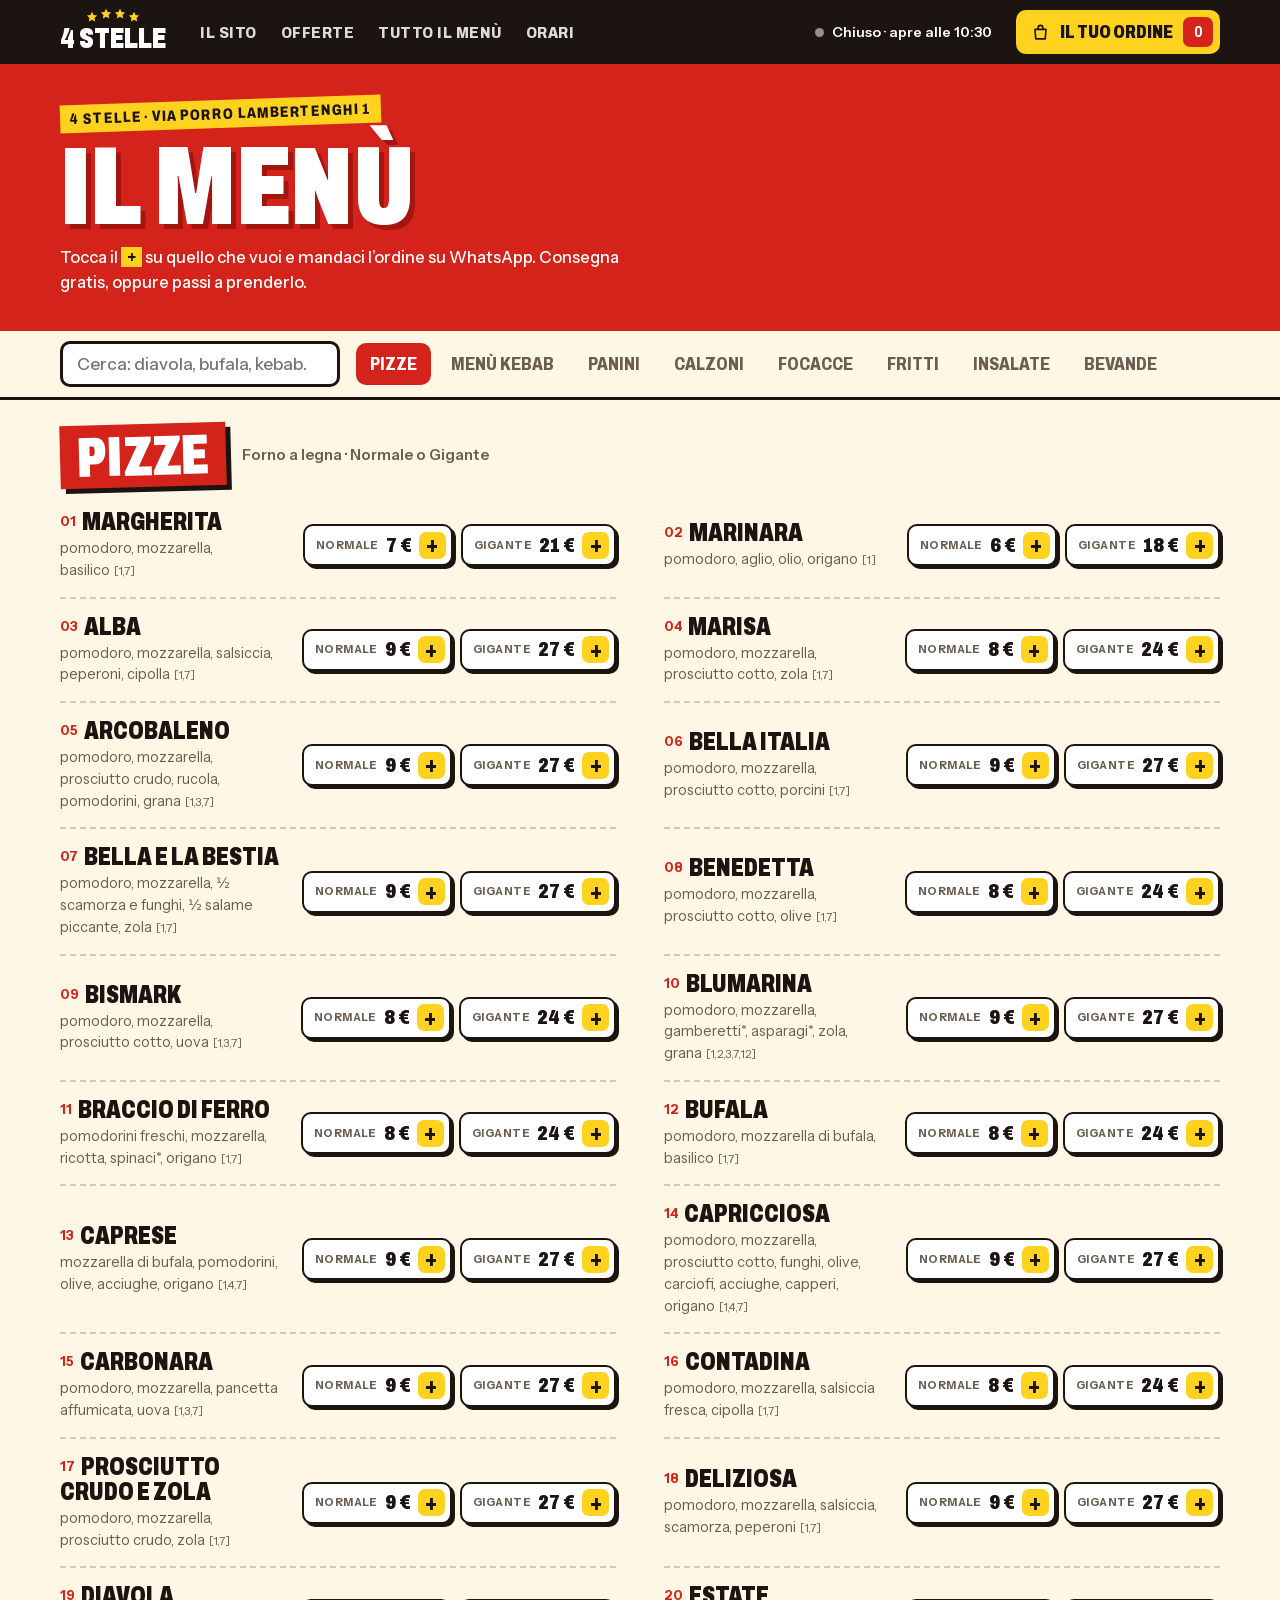
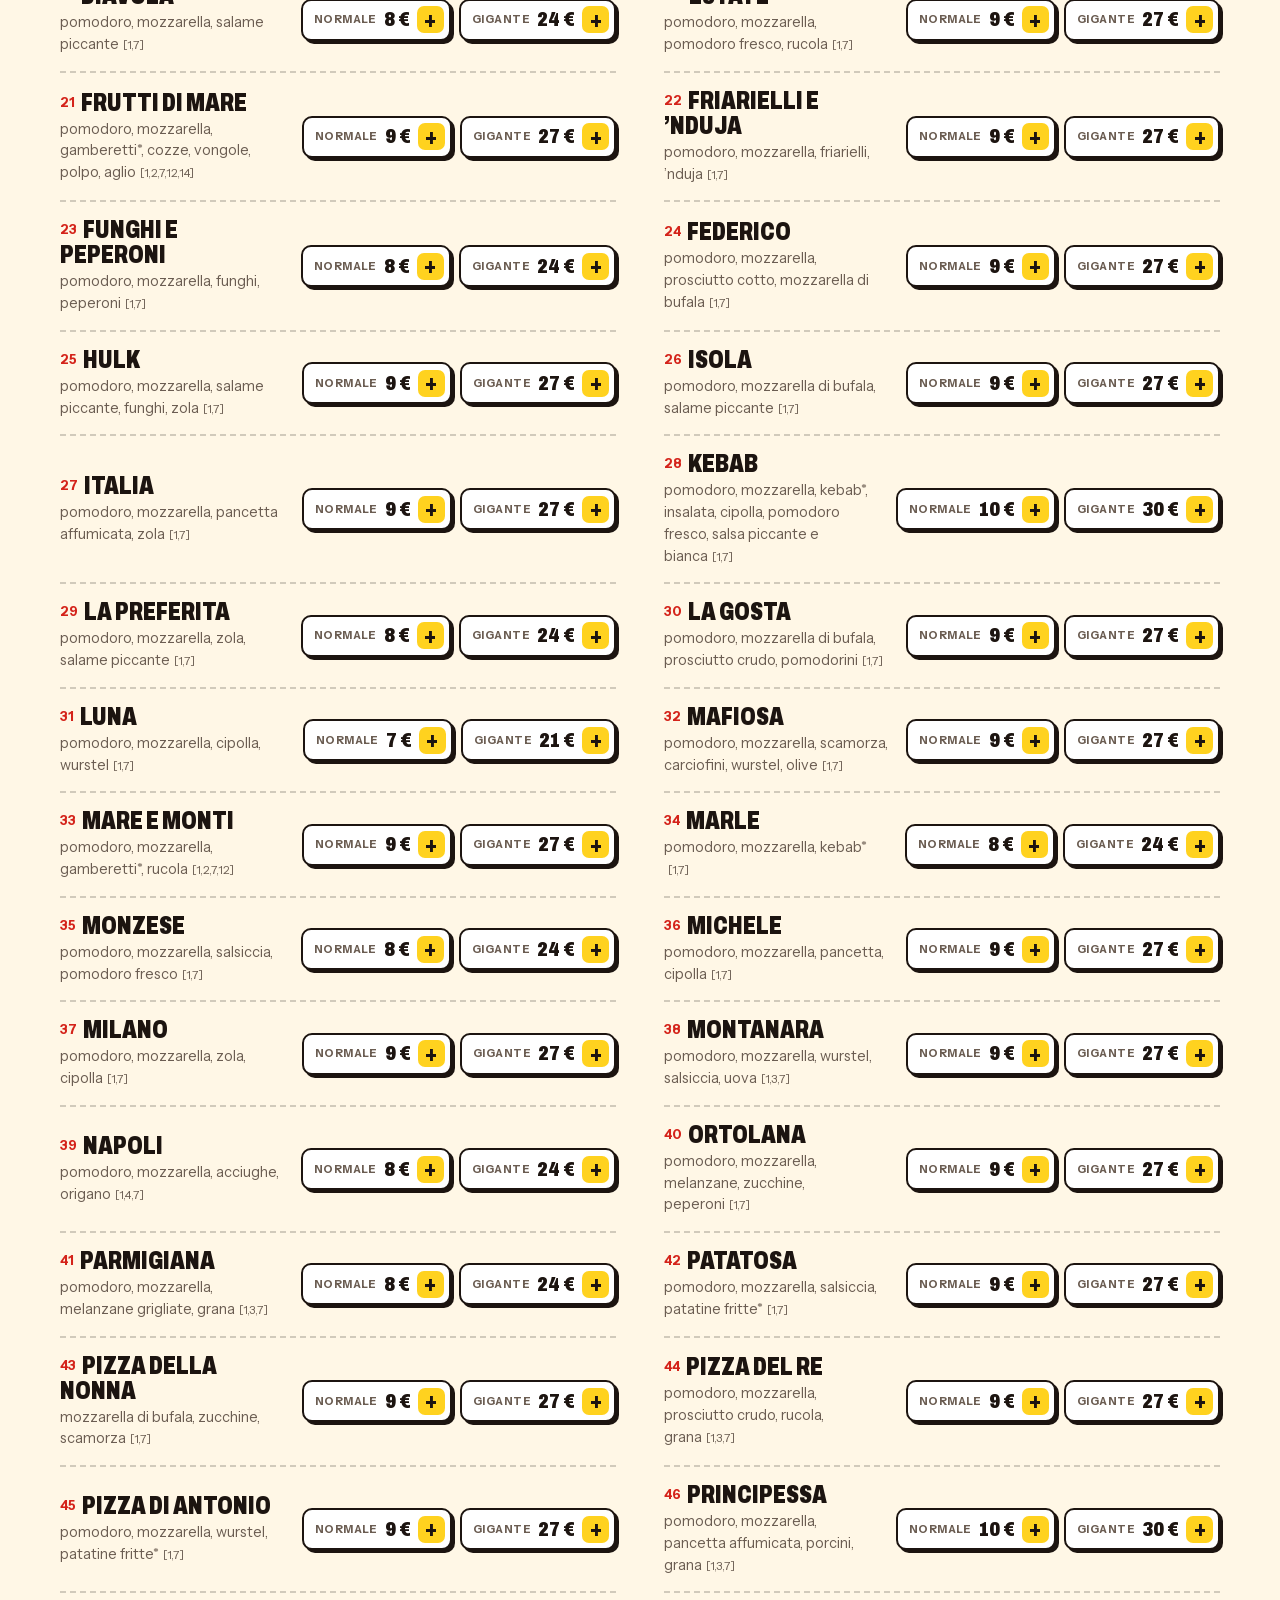
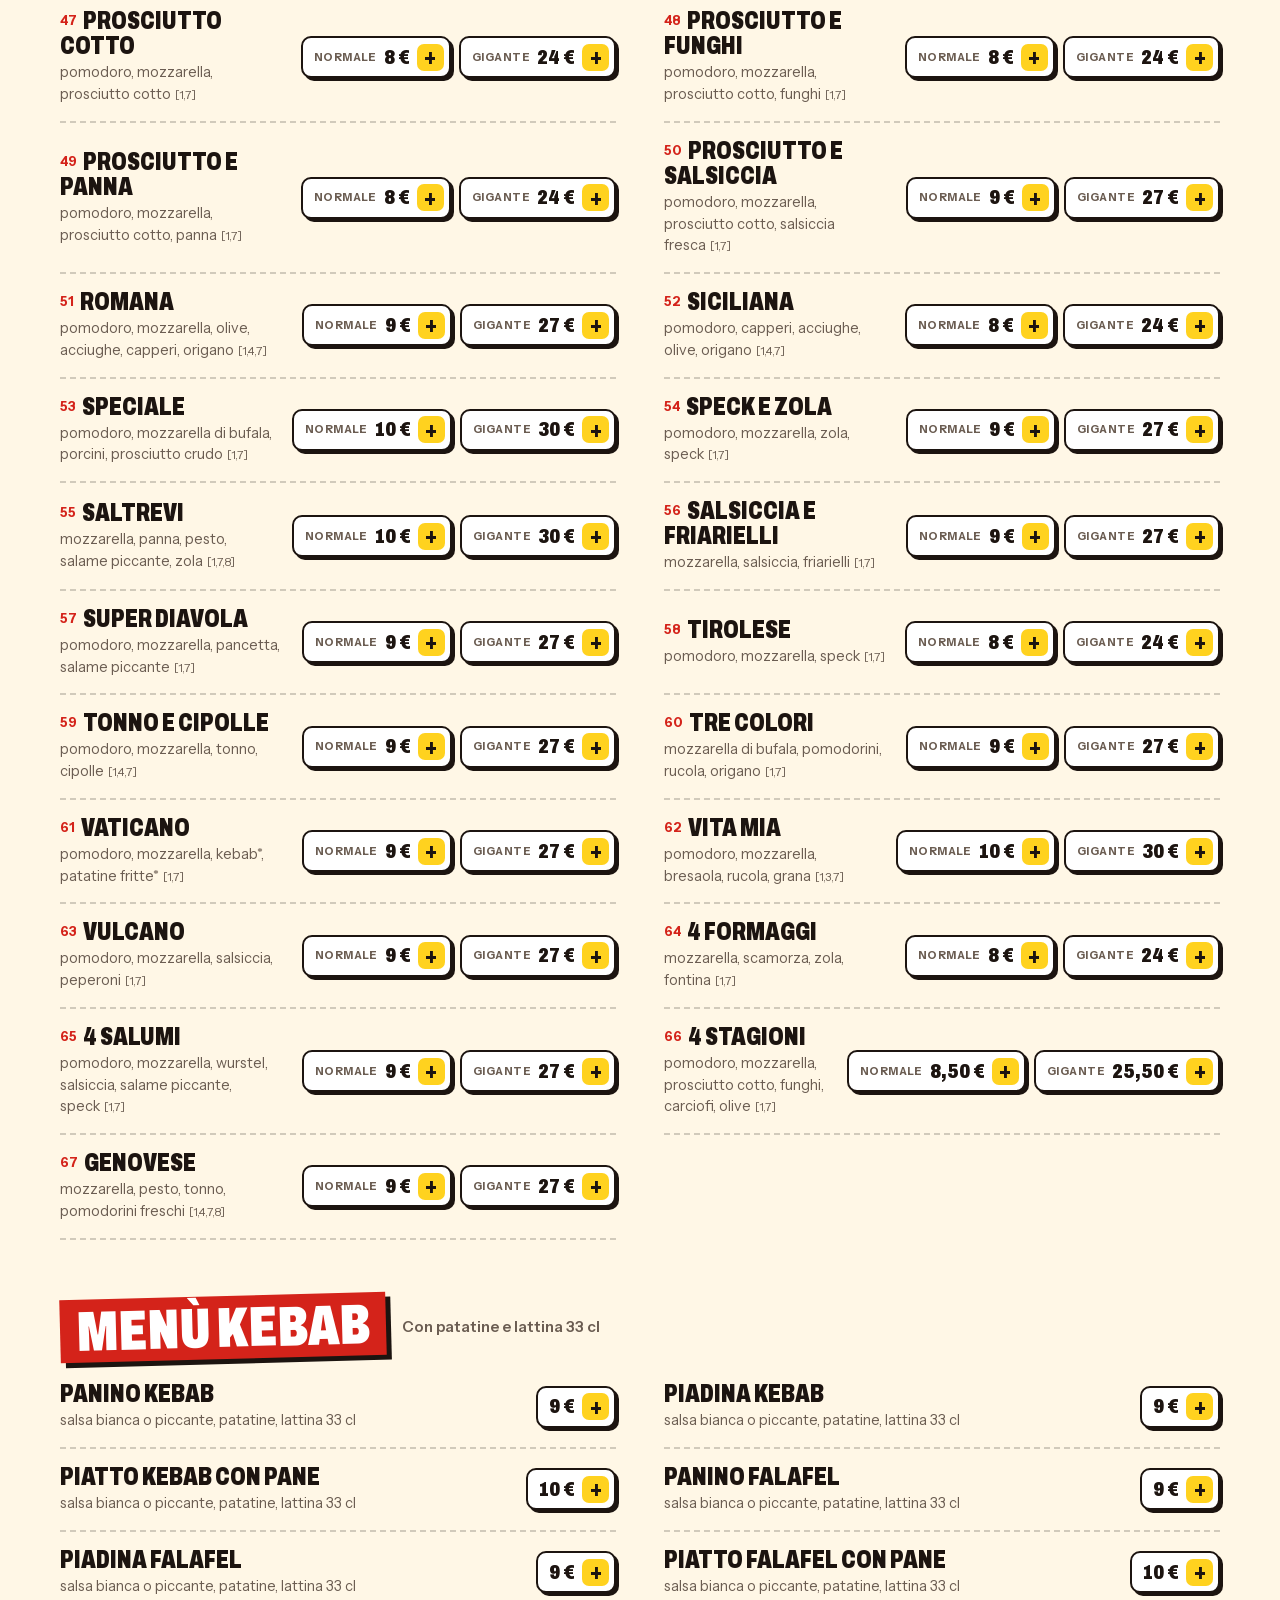
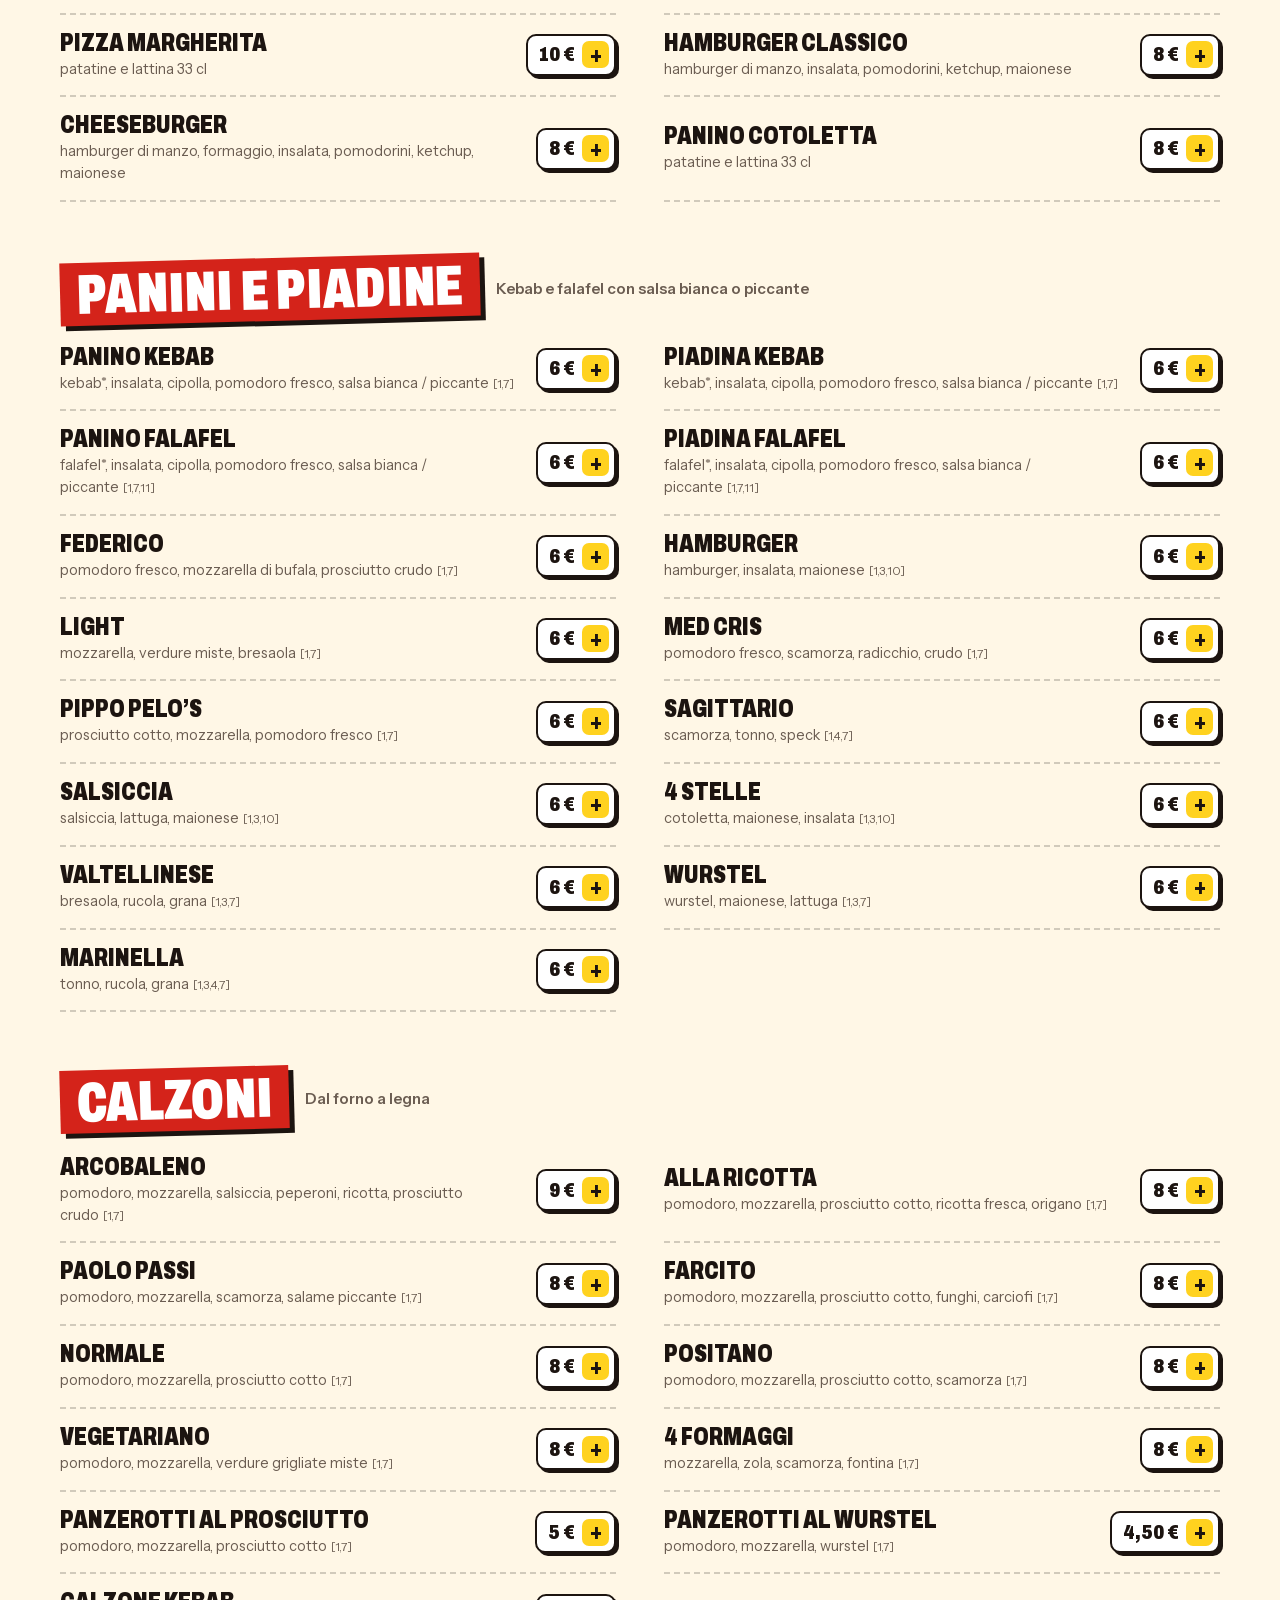
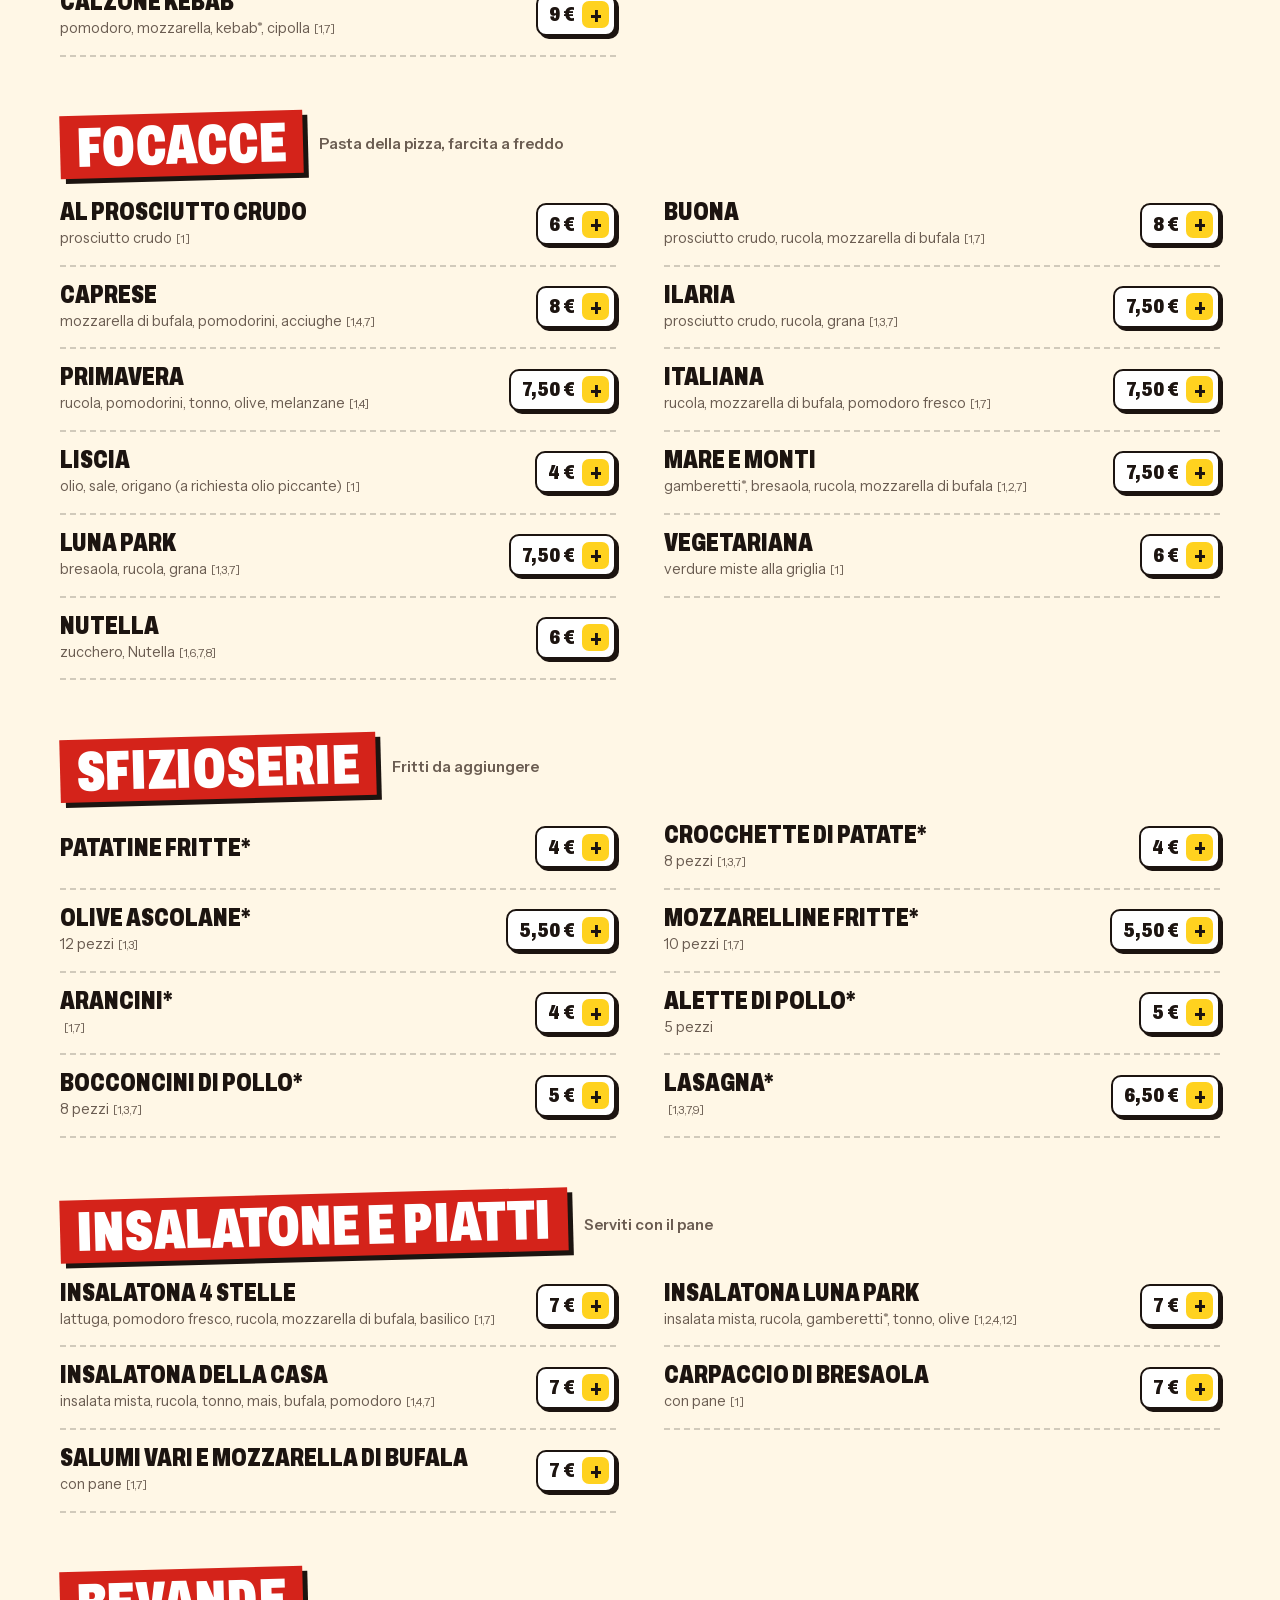
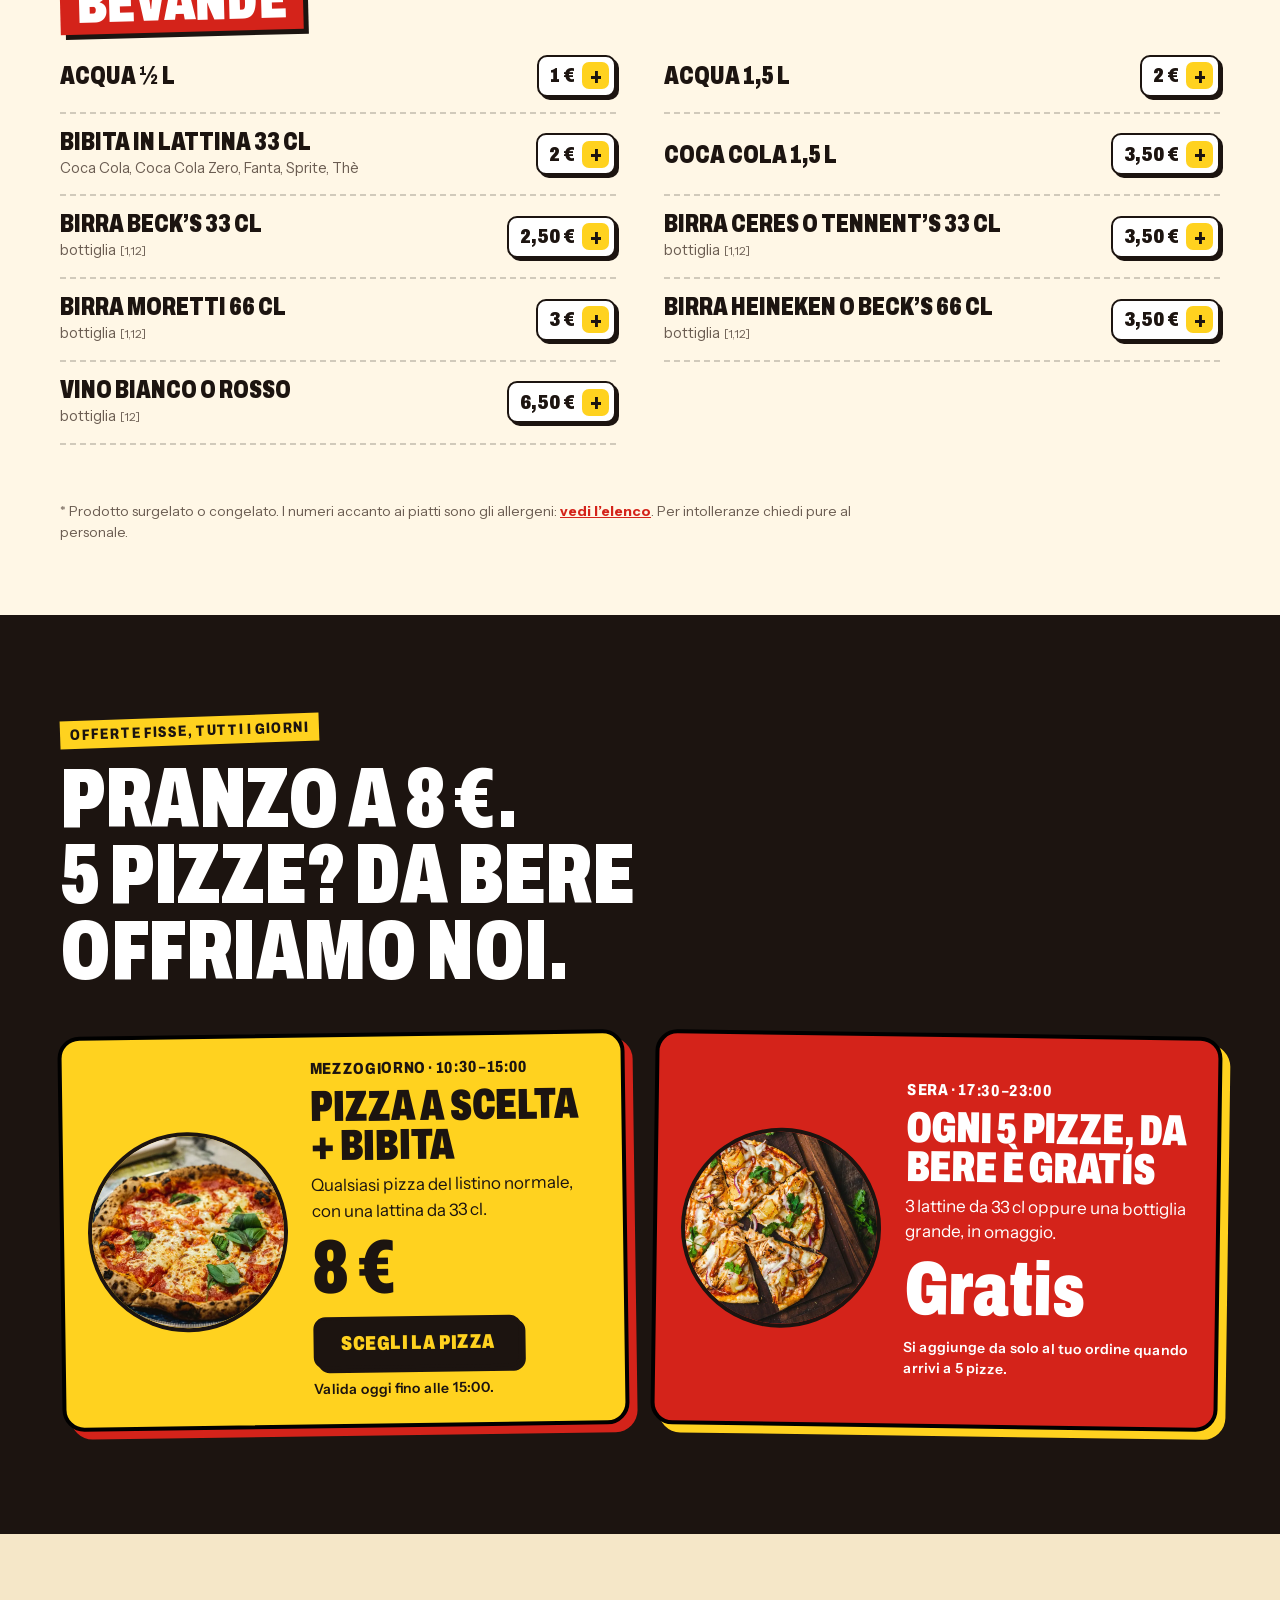
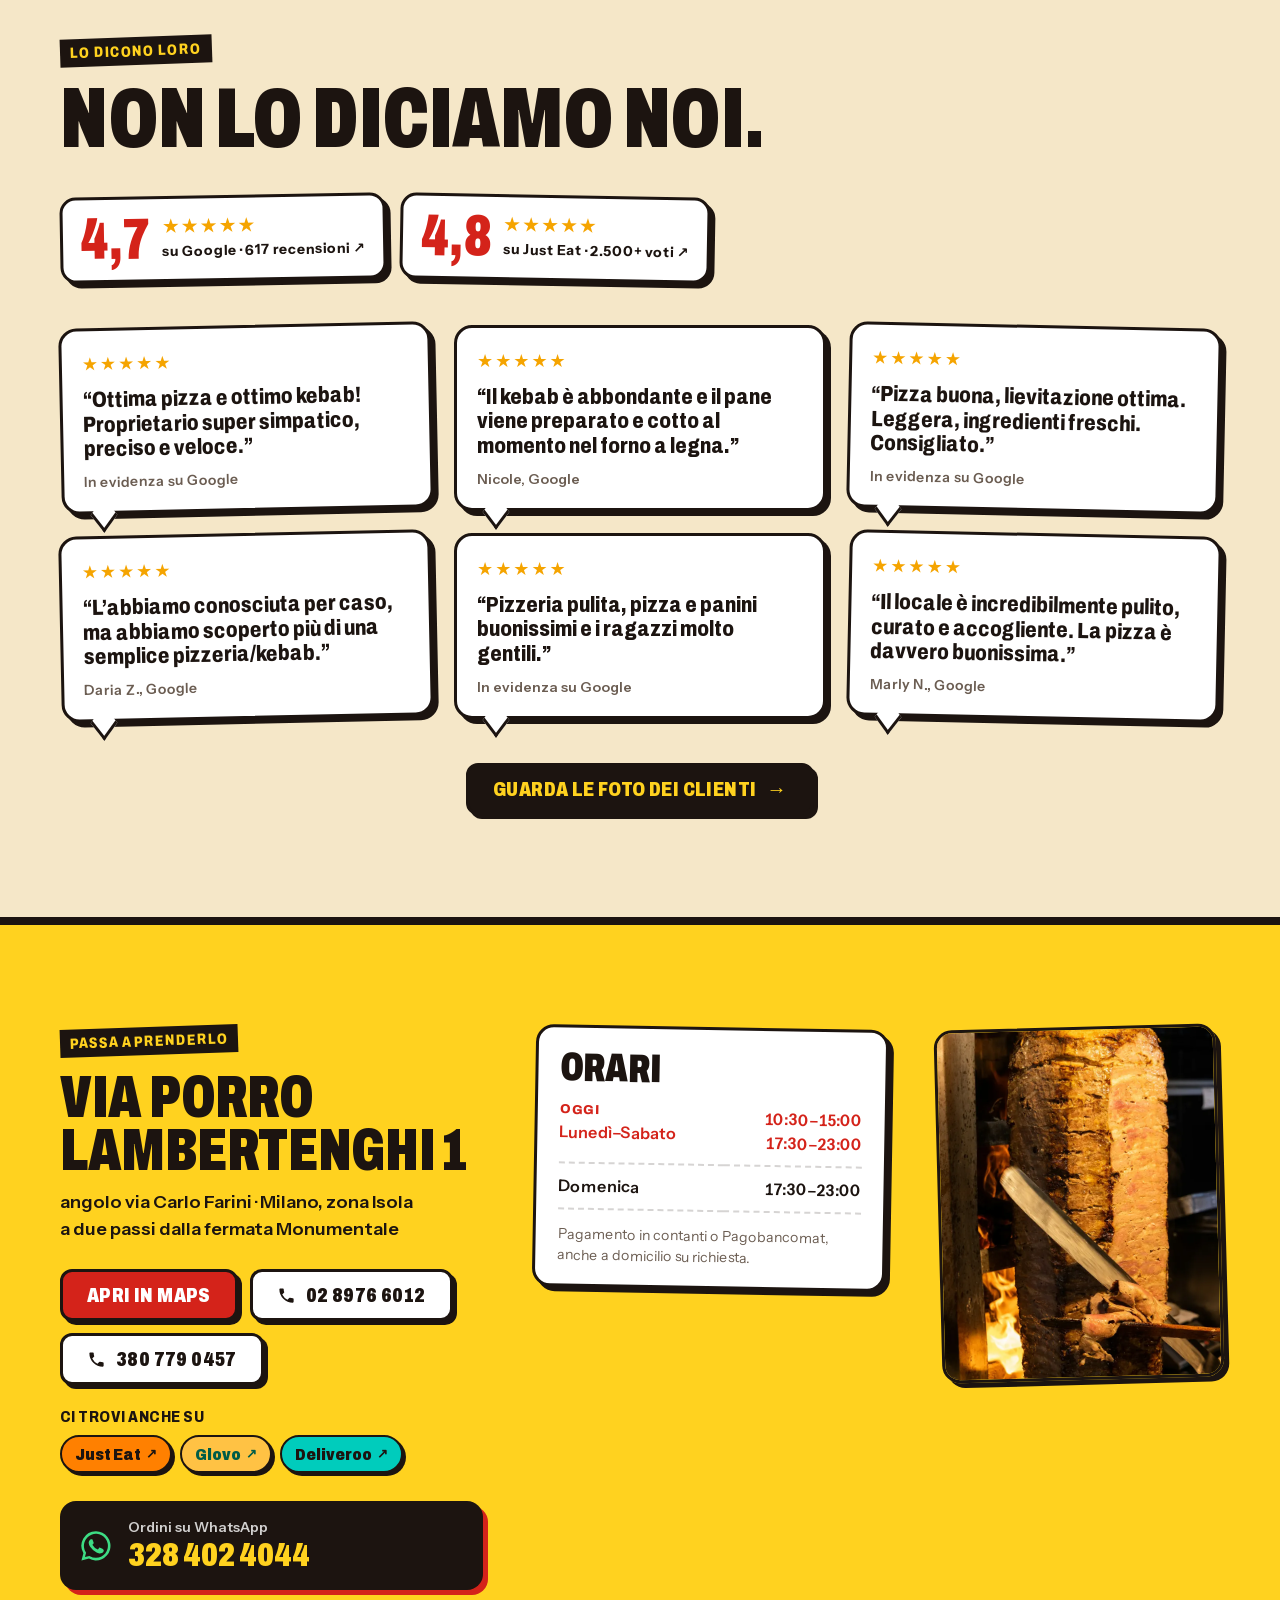
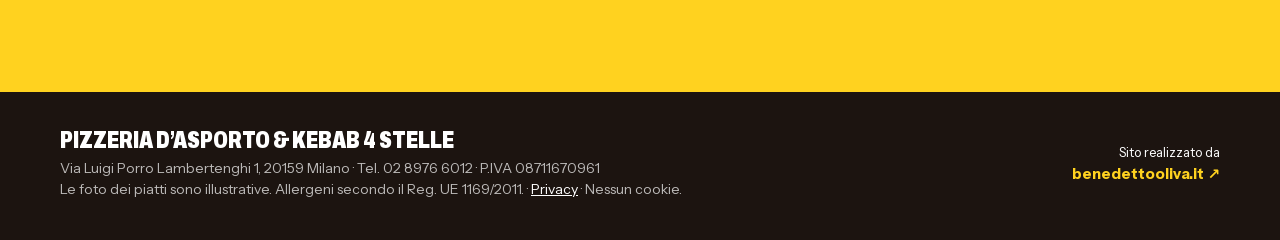
<file: menu/index.html>
<!doctype html> <html lang="it" class="js-off"> <head> <meta charset="utf-8"> <meta name="viewport" content="width=device-width,initial-scale=1,viewport-fit=cover"> <title>Menù — 4 Stelle, kebab e pizza a Milano Isola</title> <meta name="description" content="Il menù completo di 4 Stelle: 67 pizze, kebab, falafel, calzoni e focacce con prezzi e allergeni. Ordina su WhatsApp, consegna gratis."> <meta name="theme-color" content="#d4231a"> <link rel="canonical" href="https://4stellepizzeria.it/menu/"> <meta property="og:type" content="restaurant"> <meta property="og:locale" content="it_IT"> <meta property="og:site_name" content="4 Stelle"> <meta property="og:url" content="https://4stellepizzeria.it/menu/"> <meta property="og:title" content="Menù — 4 Stelle, kebab e pizza a Milano Isola"> <meta property="og:description" content="Il menù completo di 4 Stelle: 67 pizze, kebab, falafel, calzoni e focacce con prezzi e allergeni. Ordina su WhatsApp, consegna gratis."> <meta property="og:image" content="https://4stellepizzeria.it/assets/condividi.jpg"> <meta property="og:image:width" content="1200"> <meta property="og:image:height" content="630"> <meta name="twitter:card" content="summary_large_image"> <link rel="icon" href="../favicon.svg" type="image/svg+xml"> <link rel="apple-touch-icon" href="../apple-touch-icon.png"> <link rel="preload" href="../assets/font/archivo.woff2" as="font" type="font/woff2" crossorigin> <link rel="stylesheet" href="../styles.css?v=9544b2cc"> <script>document.documentElement.classList.replace("js-off","js")</script> <script type="application/ld+json">{"@context":"https://schema.org","@type":"Restaurant","@id":"https://4stellepizzeria.it/#locale","name":"Pizzeria d'asporto & Kebab 4 Stelle","alternateName":["4 Stelle","Pizzeria 4 Stelle"],"description":"Pizzeria d'asporto e kebab a Milano Isola: 67 pizze nel forno a legna, normali o giganti, panini e piadine kebab e falafel, hamburger, calzoni e focacce. Consegna a domicilio gratuita, ordini su WhatsApp.","url":"https://4stellepizzeria.it/","image":"https://4stellepizzeria.it/assets/condividi.jpg","hasMenu":"https://4stellepizzeria.it/menu/","priceRange":"€","servesCuisine":["Pizza","Kebab","Panini","Hamburger"],"telephone":"+39 02 8976 6012","contactPoint":[{"@type":"ContactPoint","telephone":"+39 328 402 4044","contactType":"ordini su WhatsApp","availableLanguage":"it"}],"address":{"@type":"PostalAddress","streetAddress":"Via Luigi Porro Lambertenghi 1","postalCode":"20159","addressLocality":"Milano","addressRegion":"MI","addressCountry":"IT"},"geo":{"@type":"GeoCoordinates","latitude":45.4894412,"longitude":9.183479},"hasMap":"https://www.google.com/maps/place/Pizzeria+4+Stelle/@45.4894412,9.183479,17z/data=!4m6!3m5!1s0x4786c12eff874df5:0x878537de49fb950c!8m2!3d45.4894412!4d9.183479!16s%2Fg%2F11clyswl2k","sameAs":["https://www.justeat.it/restaurants-4stelle/menu"],"areaServed":"Milano, zona Isola (CAP 20154, 20155, 20159, 20161)","openingHoursSpecification":[{"@type":"OpeningHoursSpecification","dayOfWeek":["Monday","Tuesday","Wednesday","Thursday","Friday","Saturday"],"opens":"10:30","closes":"15:00"},{"@type":"OpeningHoursSpecification","dayOfWeek":["Monday","Tuesday","Wednesday","Thursday","Friday","Saturday","Sunday"],"opens":"17:30","closes":"23:00"}],"paymentAccepted":"Contanti, Pagobancomat","hasDeliveryMethod":"http://purl.org/goodrelations/v1#DeliveryModeOwnFleet","acceptsReservations":false}</script> </head> <body data-base="../"> <svg width="0" height="0" style="position:absolute" aria-hidden="true"> <symbol id="stella" viewBox="0 0 24 24"><path d="M12 1.6l3.1 6.6 7.2.9-5.3 5 1.4 7.1L12 17.7l-6.4 3.5 1.4-7.1-5.3-5 7.2-.9z"/></symbol> <symbol id="i-wa" viewBox="0 0 24 24"><path d="M12 2.2a9.7 9.7 0 0 0-8.4 14.6L2.3 21.7l5-1.3A9.7 9.7 0 1 0 12 2.2Zm0 17.7a8 8 0 0 1-4.1-1.1l-.3-.2-3 .8.8-2.9-.2-.3A8 8 0 1 1 12 19.9Zm4.4-6c-.2-.1-1.4-.7-1.7-.8-.2-.1-.4-.1-.5.1l-.8.9c-.1.2-.3.2-.5.1a6.5 6.5 0 0 1-3.2-2.8c-.2-.4.2-.4.7-1.3.1-.2 0-.3 0-.4l-.7-1.8c-.2-.5-.4-.4-.5-.4h-.5a.9.9 0 0 0-.7.3 2.8 2.8 0 0 0-.9 2.1 4.9 4.9 0 0 0 1 2.6 11.2 11.2 0 0 0 4.3 3.8c1.6.7 2.2.7 3 .6.5-.1 1.4-.6 1.6-1.2.2-.6.2-1 .1-1.2l-.4-.2Z"/></symbol> <symbol id="i-tel" viewBox="0 0 24 24"><path d="M6.6 10.8a15.1 15.1 0 0 0 6.6 6.6l2.2-2.2a1 1 0 0 1 1-.25 11.4 11.4 0 0 0 3.6.57 1 1 0 0 1 1 1V20a1 1 0 0 1-1 1A17 17 0 0 1 3 4a1 1 0 0 1 1-1h3.5a1 1 0 0 1 1 1c0 1.25.2 2.45.57 3.57a1 1 0 0 1-.25 1z"/></symbol> <symbol id="i-borsa" viewBox="0 0 24 24"><path fill="none" stroke="currentColor" stroke-width="2" stroke-linejoin="round" d="M5 8h14l-1 12H6L5 8Zm4 0V6a3 3 0 0 1 6 0v2"/></symbol> </svg> <header class="testata"> <div class="contenitore testata-riga"> <a class="logo" href="../" aria-label="4 Stelle, vai al sito"> <span class="logo-stelle"><svg><use href="#stella"/></svg><svg><use href="#stella"/></svg><svg><use href="#stella"/></svg><svg><use href="#stella"/></svg></span> <span class="logo-nome">4 Stelle</span> </a> <nav class="nav" aria-label="Sezioni"> <a href="../">Il sito</a> <a href="#offerte">Offerte</a> <a href="#menu">Tutto il menù</a> <a href="#dove">Orari</a> </nav> <span class="stato" data-stato><i></i><span>Orari</span></span> <button class="btn-carrello" type="button" data-apri-carrello aria-label="Apri il tuo ordine"> <svg><use href="#i-borsa"/></svg><span class="btn-carrello-testo">Il tuo ordine</span><b data-conta>0</b> </button> </div> </header> <main id="inizio"> <section class="menu-testa"> <div class="contenitore"> <p class="occhiello">4 Stelle · Via Porro Lambertenghi 1</p> <h1>Il menù</h1> <p>Tocca il <b>+</b> su quello che vuoi e mandaci l’ordine su WhatsApp. Consegna gratis, oppure passi a prenderlo.</p> </div> </section> <section class="sezione listino solo-menu" id="menu"> <div class="contenitore"> <div class="titolo-sezione"> <p class="occhiello">Tutto il menù</p> <h2>67 pizze. Sì, sessantasette.</h2> <p>Più panini, piadine, calzoni, focacce e fritti. Tocca il + e finisce nel tuo ordine.</p> </div> </div> <div class="listino-barra"> <div class="contenitore listino-barra-riga"> <label class="cerca"><span class="vh">Cerca nel menù</span><input type="search" placeholder="Cerca: diavola, bufala, kebab…" data-cerca autocomplete="off"></label> <div class="schede" role="tablist" data-schede><button type="button" role="tab" data-vai="pizze" aria-selected="true">Pizze</button><button type="button" role="tab" data-vai="combo" aria-selected="false">Menù kebab</button><button type="button" role="tab" data-vai="panini" aria-selected="false">Panini</button><button type="button" role="tab" data-vai="calzoni" aria-selected="false">Calzoni</button><button type="button" role="tab" data-vai="focacce" aria-selected="false">Focacce</button><button type="button" role="tab" data-vai="sfizi" aria-selected="false">Fritti</button><button type="button" role="tab" data-vai="insalate" aria-selected="false">Insalate</button><button type="button" role="tab" data-vai="bevande" aria-selected="false">Bevande</button></div> </div> </div> <div class="contenitore"> <div class="listino-corpo" data-listino data-tutte><section class="categoria" id="cat-pizze"><div class="categoria-testa"><h3>Pizze</h3><p>Forno a legna · Normale o Gigante</p></div><ul class="voci"><li class="voce doppia"><div><p class="voce-nome"><span class="n">01</span>Margherita</p><p class="voce-ingr">pomodoro, mozzarella, basilico<span class="voce-all" title="Allergeni">[1,7]</span></p></div><div class="voce-prezzi"><button class="aggiungi" type="button" data-cat="pizze" data-i="0" data-size="n" aria-label="Aggiungi Margherita Normale"><small>Normale</small>7 €<i>+</i></button><button class="aggiungi" type="button" data-cat="pizze" data-i="0" data-size="g" aria-label="Aggiungi Margherita Gigante"><small>Gigante</small>21 €<i>+</i></button></div></li><li class="voce doppia"><div><p class="voce-nome"><span class="n">02</span>Marinara</p><p class="voce-ingr">pomodoro, aglio, olio, origano<span class="voce-all" title="Allergeni">[1]</span></p></div><div class="voce-prezzi"><button class="aggiungi" type="button" data-cat="pizze" data-i="1" data-size="n" aria-label="Aggiungi Marinara Normale"><small>Normale</small>6 €<i>+</i></button><button class="aggiungi" type="button" data-cat="pizze" data-i="1" data-size="g" aria-label="Aggiungi Marinara Gigante"><small>Gigante</small>18 €<i>+</i></button></div></li><li class="voce doppia"><div><p class="voce-nome"><span class="n">03</span>Alba</p><p class="voce-ingr">pomodoro, mozzarella, salsiccia, peperoni, cipolla<span class="voce-all" title="Allergeni">[1,7]</span></p></div><div class="voce-prezzi"><button class="aggiungi" type="button" data-cat="pizze" data-i="2" data-size="n" aria-label="Aggiungi Alba Normale"><small>Normale</small>9 €<i>+</i></button><button class="aggiungi" type="button" data-cat="pizze" data-i="2" data-size="g" aria-label="Aggiungi Alba Gigante"><small>Gigante</small>27 €<i>+</i></button></div></li><li class="voce doppia"><div><p class="voce-nome"><span class="n">04</span>Marisa</p><p class="voce-ingr">pomodoro, mozzarella, prosciutto cotto, zola<span class="voce-all" title="Allergeni">[1,7]</span></p></div><div class="voce-prezzi"><button class="aggiungi" type="button" data-cat="pizze" data-i="3" data-size="n" aria-label="Aggiungi Marisa Normale"><small>Normale</small>8 €<i>+</i></button><button class="aggiungi" type="button" data-cat="pizze" data-i="3" data-size="g" aria-label="Aggiungi Marisa Gigante"><small>Gigante</small>24 €<i>+</i></button></div></li><li class="voce doppia"><div><p class="voce-nome"><span class="n">05</span>Arcobaleno</p><p class="voce-ingr">pomodoro, mozzarella, prosciutto crudo, rucola, pomodorini, grana<span class="voce-all" title="Allergeni">[1,3,7]</span></p></div><div class="voce-prezzi"><button class="aggiungi" type="button" data-cat="pizze" data-i="4" data-size="n" aria-label="Aggiungi Arcobaleno Normale"><small>Normale</small>9 €<i>+</i></button><button class="aggiungi" type="button" data-cat="pizze" data-i="4" data-size="g" aria-label="Aggiungi Arcobaleno Gigante"><small>Gigante</small>27 €<i>+</i></button></div></li><li class="voce doppia"><div><p class="voce-nome"><span class="n">06</span>Bella Italia</p><p class="voce-ingr">pomodoro, mozzarella, prosciutto cotto, porcini<span class="voce-all" title="Allergeni">[1,7]</span></p></div><div class="voce-prezzi"><button class="aggiungi" type="button" data-cat="pizze" data-i="5" data-size="n" aria-label="Aggiungi Bella Italia Normale"><small>Normale</small>9 €<i>+</i></button><button class="aggiungi" type="button" data-cat="pizze" data-i="5" data-size="g" aria-label="Aggiungi Bella Italia Gigante"><small>Gigante</small>27 €<i>+</i></button></div></li><li class="voce doppia"><div><p class="voce-nome"><span class="n">07</span>Bella e la Bestia</p><p class="voce-ingr">pomodoro, mozzarella, ½ scamorza e funghi, ½ salame piccante, zola<span class="voce-all" title="Allergeni">[1,7]</span></p></div><div class="voce-prezzi"><button class="aggiungi" type="button" data-cat="pizze" data-i="6" data-size="n" aria-label="Aggiungi Bella e la Bestia Normale"><small>Normale</small>9 €<i>+</i></button><button class="aggiungi" type="button" data-cat="pizze" data-i="6" data-size="g" aria-label="Aggiungi Bella e la Bestia Gigante"><small>Gigante</small>27 €<i>+</i></button></div></li><li class="voce doppia"><div><p class="voce-nome"><span class="n">08</span>Benedetta</p><p class="voce-ingr">pomodoro, mozzarella, prosciutto cotto, olive<span class="voce-all" title="Allergeni">[1,7]</span></p></div><div class="voce-prezzi"><button class="aggiungi" type="button" data-cat="pizze" data-i="7" data-size="n" aria-label="Aggiungi Benedetta Normale"><small>Normale</small>8 €<i>+</i></button><button class="aggiungi" type="button" data-cat="pizze" data-i="7" data-size="g" aria-label="Aggiungi Benedetta Gigante"><small>Gigante</small>24 €<i>+</i></button></div></li><li class="voce doppia"><div><p class="voce-nome"><span class="n">09</span>Bismark</p><p class="voce-ingr">pomodoro, mozzarella, prosciutto cotto, uova<span class="voce-all" title="Allergeni">[1,3,7]</span></p></div><div class="voce-prezzi"><button class="aggiungi" type="button" data-cat="pizze" data-i="8" data-size="n" aria-label="Aggiungi Bismark Normale"><small>Normale</small>8 €<i>+</i></button><button class="aggiungi" type="button" data-cat="pizze" data-i="8" data-size="g" aria-label="Aggiungi Bismark Gigante"><small>Gigante</small>24 €<i>+</i></button></div></li><li class="voce doppia"><div><p class="voce-nome"><span class="n">10</span>Blumarina</p><p class="voce-ingr">pomodoro, mozzarella, gamberetti*, asparagi*, zola, grana<span class="voce-all" title="Allergeni">[1,2,3,7,12]</span></p></div><div class="voce-prezzi"><button class="aggiungi" type="button" data-cat="pizze" data-i="9" data-size="n" aria-label="Aggiungi Blumarina Normale"><small>Normale</small>9 €<i>+</i></button><button class="aggiungi" type="button" data-cat="pizze" data-i="9" data-size="g" aria-label="Aggiungi Blumarina Gigante"><small>Gigante</small>27 €<i>+</i></button></div></li><li class="voce doppia"><div><p class="voce-nome"><span class="n">11</span>Braccio di Ferro</p><p class="voce-ingr">pomodorini freschi, mozzarella, ricotta, spinaci*, origano<span class="voce-all" title="Allergeni">[1,7]</span></p></div><div class="voce-prezzi"><button class="aggiungi" type="button" data-cat="pizze" data-i="10" data-size="n" aria-label="Aggiungi Braccio di Ferro Normale"><small>Normale</small>8 €<i>+</i></button><button class="aggiungi" type="button" data-cat="pizze" data-i="10" data-size="g" aria-label="Aggiungi Braccio di Ferro Gigante"><small>Gigante</small>24 €<i>+</i></button></div></li><li class="voce doppia"><div><p class="voce-nome"><span class="n">12</span>Bufala</p><p class="voce-ingr">pomodoro, mozzarella di bufala, basilico<span class="voce-all" title="Allergeni">[1,7]</span></p></div><div class="voce-prezzi"><button class="aggiungi" type="button" data-cat="pizze" data-i="11" data-size="n" aria-label="Aggiungi Bufala Normale"><small>Normale</small>8 €<i>+</i></button><button class="aggiungi" type="button" data-cat="pizze" data-i="11" data-size="g" aria-label="Aggiungi Bufala Gigante"><small>Gigante</small>24 €<i>+</i></button></div></li><li class="voce doppia"><div><p class="voce-nome"><span class="n">13</span>Caprese</p><p class="voce-ingr">mozzarella di bufala, pomodorini, olive, acciughe, origano<span class="voce-all" title="Allergeni">[1,4,7]</span></p></div><div class="voce-prezzi"><button class="aggiungi" type="button" data-cat="pizze" data-i="12" data-size="n" aria-label="Aggiungi Caprese Normale"><small>Normale</small>9 €<i>+</i></button><button class="aggiungi" type="button" data-cat="pizze" data-i="12" data-size="g" aria-label="Aggiungi Caprese Gigante"><small>Gigante</small>27 €<i>+</i></button></div></li><li class="voce doppia"><div><p class="voce-nome"><span class="n">14</span>Capricciosa</p><p class="voce-ingr">pomodoro, mozzarella, prosciutto cotto, funghi, olive, carciofi, acciughe, capperi, origano<span class="voce-all" title="Allergeni">[1,4,7]</span></p></div><div class="voce-prezzi"><button class="aggiungi" type="button" data-cat="pizze" data-i="13" data-size="n" aria-label="Aggiungi Capricciosa Normale"><small>Normale</small>9 €<i>+</i></button><button class="aggiungi" type="button" data-cat="pizze" data-i="13" data-size="g" aria-label="Aggiungi Capricciosa Gigante"><small>Gigante</small>27 €<i>+</i></button></div></li><li class="voce doppia"><div><p class="voce-nome"><span class="n">15</span>Carbonara</p><p class="voce-ingr">pomodoro, mozzarella, pancetta affumicata, uova<span class="voce-all" title="Allergeni">[1,3,7]</span></p></div><div class="voce-prezzi"><button class="aggiungi" type="button" data-cat="pizze" data-i="14" data-size="n" aria-label="Aggiungi Carbonara Normale"><small>Normale</small>9 €<i>+</i></button><button class="aggiungi" type="button" data-cat="pizze" data-i="14" data-size="g" aria-label="Aggiungi Carbonara Gigante"><small>Gigante</small>27 €<i>+</i></button></div></li><li class="voce doppia"><div><p class="voce-nome"><span class="n">16</span>Contadina</p><p class="voce-ingr">pomodoro, mozzarella, salsiccia fresca, cipolla<span class="voce-all" title="Allergeni">[1,7]</span></p></div><div class="voce-prezzi"><button class="aggiungi" type="button" data-cat="pizze" data-i="15" data-size="n" aria-label="Aggiungi Contadina Normale"><small>Normale</small>8 €<i>+</i></button><button class="aggiungi" type="button" data-cat="pizze" data-i="15" data-size="g" aria-label="Aggiungi Contadina Gigante"><small>Gigante</small>24 €<i>+</i></button></div></li><li class="voce doppia"><div><p class="voce-nome"><span class="n">17</span>Prosciutto crudo e zola</p><p class="voce-ingr">pomodoro, mozzarella, prosciutto crudo, zola<span class="voce-all" title="Allergeni">[1,7]</span></p></div><div class="voce-prezzi"><button class="aggiungi" type="button" data-cat="pizze" data-i="16" data-size="n" aria-label="Aggiungi Prosciutto crudo e zola Normale"><small>Normale</small>9 €<i>+</i></button><button class="aggiungi" type="button" data-cat="pizze" data-i="16" data-size="g" aria-label="Aggiungi Prosciutto crudo e zola Gigante"><small>Gigante</small>27 €<i>+</i></button></div></li><li class="voce doppia"><div><p class="voce-nome"><span class="n">18</span>Deliziosa</p><p class="voce-ingr">pomodoro, mozzarella, salsiccia, scamorza, peperoni<span class="voce-all" title="Allergeni">[1,7]</span></p></div><div class="voce-prezzi"><button class="aggiungi" type="button" data-cat="pizze" data-i="17" data-size="n" aria-label="Aggiungi Deliziosa Normale"><small>Normale</small>9 €<i>+</i></button><button class="aggiungi" type="button" data-cat="pizze" data-i="17" data-size="g" aria-label="Aggiungi Deliziosa Gigante"><small>Gigante</small>27 €<i>+</i></button></div></li><li class="voce doppia"><div><p class="voce-nome"><span class="n">19</span>Diavola</p><p class="voce-ingr">pomodoro, mozzarella, salame piccante<span class="voce-all" title="Allergeni">[1,7]</span></p></div><div class="voce-prezzi"><button class="aggiungi" type="button" data-cat="pizze" data-i="18" data-size="n" aria-label="Aggiungi Diavola Normale"><small>Normale</small>8 €<i>+</i></button><button class="aggiungi" type="button" data-cat="pizze" data-i="18" data-size="g" aria-label="Aggiungi Diavola Gigante"><small>Gigante</small>24 €<i>+</i></button></div></li><li class="voce doppia"><div><p class="voce-nome"><span class="n">20</span>Estate</p><p class="voce-ingr">pomodoro, mozzarella, pomodoro fresco, rucola<span class="voce-all" title="Allergeni">[1,7]</span></p></div><div class="voce-prezzi"><button class="aggiungi" type="button" data-cat="pizze" data-i="19" data-size="n" aria-label="Aggiungi Estate Normale"><small>Normale</small>9 €<i>+</i></button><button class="aggiungi" type="button" data-cat="pizze" data-i="19" data-size="g" aria-label="Aggiungi Estate Gigante"><small>Gigante</small>27 €<i>+</i></button></div></li><li class="voce doppia"><div><p class="voce-nome"><span class="n">21</span>Frutti di mare</p><p class="voce-ingr">pomodoro, mozzarella, gamberetti*, cozze, vongole, polpo, aglio<span class="voce-all" title="Allergeni">[1,2,7,12,14]</span></p></div><div class="voce-prezzi"><button class="aggiungi" type="button" data-cat="pizze" data-i="20" data-size="n" aria-label="Aggiungi Frutti di mare Normale"><small>Normale</small>9 €<i>+</i></button><button class="aggiungi" type="button" data-cat="pizze" data-i="20" data-size="g" aria-label="Aggiungi Frutti di mare Gigante"><small>Gigante</small>27 €<i>+</i></button></div></li><li class="voce doppia"><div><p class="voce-nome"><span class="n">22</span>Friarielli e ’nduja</p><p class="voce-ingr">pomodoro, mozzarella, friarielli, ’nduja<span class="voce-all" title="Allergeni">[1,7]</span></p></div><div class="voce-prezzi"><button class="aggiungi" type="button" data-cat="pizze" data-i="21" data-size="n" aria-label="Aggiungi Friarielli e ’nduja Normale"><small>Normale</small>9 €<i>+</i></button><button class="aggiungi" type="button" data-cat="pizze" data-i="21" data-size="g" aria-label="Aggiungi Friarielli e ’nduja Gigante"><small>Gigante</small>27 €<i>+</i></button></div></li><li class="voce doppia"><div><p class="voce-nome"><span class="n">23</span>Funghi e peperoni</p><p class="voce-ingr">pomodoro, mozzarella, funghi, peperoni<span class="voce-all" title="Allergeni">[1,7]</span></p></div><div class="voce-prezzi"><button class="aggiungi" type="button" data-cat="pizze" data-i="22" data-size="n" aria-label="Aggiungi Funghi e peperoni Normale"><small>Normale</small>8 €<i>+</i></button><button class="aggiungi" type="button" data-cat="pizze" data-i="22" data-size="g" aria-label="Aggiungi Funghi e peperoni Gigante"><small>Gigante</small>24 €<i>+</i></button></div></li><li class="voce doppia"><div><p class="voce-nome"><span class="n">24</span>Federico</p><p class="voce-ingr">pomodoro, mozzarella, prosciutto cotto, mozzarella di bufala<span class="voce-all" title="Allergeni">[1,7]</span></p></div><div class="voce-prezzi"><button class="aggiungi" type="button" data-cat="pizze" data-i="23" data-size="n" aria-label="Aggiungi Federico Normale"><small>Normale</small>9 €<i>+</i></button><button class="aggiungi" type="button" data-cat="pizze" data-i="23" data-size="g" aria-label="Aggiungi Federico Gigante"><small>Gigante</small>27 €<i>+</i></button></div></li><li class="voce doppia"><div><p class="voce-nome"><span class="n">25</span>Hulk</p><p class="voce-ingr">pomodoro, mozzarella, salame piccante, funghi, zola<span class="voce-all" title="Allergeni">[1,7]</span></p></div><div class="voce-prezzi"><button class="aggiungi" type="button" data-cat="pizze" data-i="24" data-size="n" aria-label="Aggiungi Hulk Normale"><small>Normale</small>9 €<i>+</i></button><button class="aggiungi" type="button" data-cat="pizze" data-i="24" data-size="g" aria-label="Aggiungi Hulk Gigante"><small>Gigante</small>27 €<i>+</i></button></div></li><li class="voce doppia"><div><p class="voce-nome"><span class="n">26</span>Isola</p><p class="voce-ingr">pomodoro, mozzarella di bufala, salame piccante<span class="voce-all" title="Allergeni">[1,7]</span></p></div><div class="voce-prezzi"><button class="aggiungi" type="button" data-cat="pizze" data-i="25" data-size="n" aria-label="Aggiungi Isola Normale"><small>Normale</small>9 €<i>+</i></button><button class="aggiungi" type="button" data-cat="pizze" data-i="25" data-size="g" aria-label="Aggiungi Isola Gigante"><small>Gigante</small>27 €<i>+</i></button></div></li><li class="voce doppia"><div><p class="voce-nome"><span class="n">27</span>Italia</p><p class="voce-ingr">pomodoro, mozzarella, pancetta affumicata, zola<span class="voce-all" title="Allergeni">[1,7]</span></p></div><div class="voce-prezzi"><button class="aggiungi" type="button" data-cat="pizze" data-i="26" data-size="n" aria-label="Aggiungi Italia Normale"><small>Normale</small>9 €<i>+</i></button><button class="aggiungi" type="button" data-cat="pizze" data-i="26" data-size="g" aria-label="Aggiungi Italia Gigante"><small>Gigante</small>27 €<i>+</i></button></div></li><li class="voce doppia"><div><p class="voce-nome"><span class="n">28</span>Kebab</p><p class="voce-ingr">pomodoro, mozzarella, kebab*, insalata, cipolla, pomodoro fresco, salsa piccante e bianca<span class="voce-all" title="Allergeni">[1,7]</span></p></div><div class="voce-prezzi"><button class="aggiungi" type="button" data-cat="pizze" data-i="27" data-size="n" aria-label="Aggiungi Kebab Normale"><small>Normale</small>10 €<i>+</i></button><button class="aggiungi" type="button" data-cat="pizze" data-i="27" data-size="g" aria-label="Aggiungi Kebab Gigante"><small>Gigante</small>30 €<i>+</i></button></div></li><li class="voce doppia"><div><p class="voce-nome"><span class="n">29</span>La Preferita</p><p class="voce-ingr">pomodoro, mozzarella, zola, salame piccante<span class="voce-all" title="Allergeni">[1,7]</span></p></div><div class="voce-prezzi"><button class="aggiungi" type="button" data-cat="pizze" data-i="28" data-size="n" aria-label="Aggiungi La Preferita Normale"><small>Normale</small>8 €<i>+</i></button><button class="aggiungi" type="button" data-cat="pizze" data-i="28" data-size="g" aria-label="Aggiungi La Preferita Gigante"><small>Gigante</small>24 €<i>+</i></button></div></li><li class="voce doppia"><div><p class="voce-nome"><span class="n">30</span>La Gosta</p><p class="voce-ingr">pomodoro, mozzarella di bufala, prosciutto crudo, pomodorini<span class="voce-all" title="Allergeni">[1,7]</span></p></div><div class="voce-prezzi"><button class="aggiungi" type="button" data-cat="pizze" data-i="29" data-size="n" aria-label="Aggiungi La Gosta Normale"><small>Normale</small>9 €<i>+</i></button><button class="aggiungi" type="button" data-cat="pizze" data-i="29" data-size="g" aria-label="Aggiungi La Gosta Gigante"><small>Gigante</small>27 €<i>+</i></button></div></li><li class="voce doppia"><div><p class="voce-nome"><span class="n">31</span>Luna</p><p class="voce-ingr">pomodoro, mozzarella, cipolla, wurstel<span class="voce-all" title="Allergeni">[1,7]</span></p></div><div class="voce-prezzi"><button class="aggiungi" type="button" data-cat="pizze" data-i="30" data-size="n" aria-label="Aggiungi Luna Normale"><small>Normale</small>7 €<i>+</i></button><button class="aggiungi" type="button" data-cat="pizze" data-i="30" data-size="g" aria-label="Aggiungi Luna Gigante"><small>Gigante</small>21 €<i>+</i></button></div></li><li class="voce doppia"><div><p class="voce-nome"><span class="n">32</span>Mafiosa</p><p class="voce-ingr">pomodoro, mozzarella, scamorza, carciofini, wurstel, olive<span class="voce-all" title="Allergeni">[1,7]</span></p></div><div class="voce-prezzi"><button class="aggiungi" type="button" data-cat="pizze" data-i="31" data-size="n" aria-label="Aggiungi Mafiosa Normale"><small>Normale</small>9 €<i>+</i></button><button class="aggiungi" type="button" data-cat="pizze" data-i="31" data-size="g" aria-label="Aggiungi Mafiosa Gigante"><small>Gigante</small>27 €<i>+</i></button></div></li><li class="voce doppia"><div><p class="voce-nome"><span class="n">33</span>Mare e monti</p><p class="voce-ingr">pomodoro, mozzarella, gamberetti*, rucola<span class="voce-all" title="Allergeni">[1,2,7,12]</span></p></div><div class="voce-prezzi"><button class="aggiungi" type="button" data-cat="pizze" data-i="32" data-size="n" aria-label="Aggiungi Mare e monti Normale"><small>Normale</small>9 €<i>+</i></button><button class="aggiungi" type="button" data-cat="pizze" data-i="32" data-size="g" aria-label="Aggiungi Mare e monti Gigante"><small>Gigante</small>27 €<i>+</i></button></div></li><li class="voce doppia"><div><p class="voce-nome"><span class="n">34</span>Marle</p><p class="voce-ingr">pomodoro, mozzarella, kebab*<span class="voce-all" title="Allergeni">[1,7]</span></p></div><div class="voce-prezzi"><button class="aggiungi" type="button" data-cat="pizze" data-i="33" data-size="n" aria-label="Aggiungi Marle Normale"><small>Normale</small>8 €<i>+</i></button><button class="aggiungi" type="button" data-cat="pizze" data-i="33" data-size="g" aria-label="Aggiungi Marle Gigante"><small>Gigante</small>24 €<i>+</i></button></div></li><li class="voce doppia"><div><p class="voce-nome"><span class="n">35</span>Monzese</p><p class="voce-ingr">pomodoro, mozzarella, salsiccia, pomodoro fresco<span class="voce-all" title="Allergeni">[1,7]</span></p></div><div class="voce-prezzi"><button class="aggiungi" type="button" data-cat="pizze" data-i="34" data-size="n" aria-label="Aggiungi Monzese Normale"><small>Normale</small>8 €<i>+</i></button><button class="aggiungi" type="button" data-cat="pizze" data-i="34" data-size="g" aria-label="Aggiungi Monzese Gigante"><small>Gigante</small>24 €<i>+</i></button></div></li><li class="voce doppia"><div><p class="voce-nome"><span class="n">36</span>Michele</p><p class="voce-ingr">pomodoro, mozzarella, pancetta, cipolla<span class="voce-all" title="Allergeni">[1,7]</span></p></div><div class="voce-prezzi"><button class="aggiungi" type="button" data-cat="pizze" data-i="35" data-size="n" aria-label="Aggiungi Michele Normale"><small>Normale</small>9 €<i>+</i></button><button class="aggiungi" type="button" data-cat="pizze" data-i="35" data-size="g" aria-label="Aggiungi Michele Gigante"><small>Gigante</small>27 €<i>+</i></button></div></li><li class="voce doppia"><div><p class="voce-nome"><span class="n">37</span>Milano</p><p class="voce-ingr">pomodoro, mozzarella, zola, cipolla<span class="voce-all" title="Allergeni">[1,7]</span></p></div><div class="voce-prezzi"><button class="aggiungi" type="button" data-cat="pizze" data-i="36" data-size="n" aria-label="Aggiungi Milano Normale"><small>Normale</small>9 €<i>+</i></button><button class="aggiungi" type="button" data-cat="pizze" data-i="36" data-size="g" aria-label="Aggiungi Milano Gigante"><small>Gigante</small>27 €<i>+</i></button></div></li><li class="voce doppia"><div><p class="voce-nome"><span class="n">38</span>Montanara</p><p class="voce-ingr">pomodoro, mozzarella, wurstel, salsiccia, uova<span class="voce-all" title="Allergeni">[1,3,7]</span></p></div><div class="voce-prezzi"><button class="aggiungi" type="button" data-cat="pizze" data-i="37" data-size="n" aria-label="Aggiungi Montanara Normale"><small>Normale</small>9 €<i>+</i></button><button class="aggiungi" type="button" data-cat="pizze" data-i="37" data-size="g" aria-label="Aggiungi Montanara Gigante"><small>Gigante</small>27 €<i>+</i></button></div></li><li class="voce doppia"><div><p class="voce-nome"><span class="n">39</span>Napoli</p><p class="voce-ingr">pomodoro, mozzarella, acciughe, origano<span class="voce-all" title="Allergeni">[1,4,7]</span></p></div><div class="voce-prezzi"><button class="aggiungi" type="button" data-cat="pizze" data-i="38" data-size="n" aria-label="Aggiungi Napoli Normale"><small>Normale</small>8 €<i>+</i></button><button class="aggiungi" type="button" data-cat="pizze" data-i="38" data-size="g" aria-label="Aggiungi Napoli Gigante"><small>Gigante</small>24 €<i>+</i></button></div></li><li class="voce doppia"><div><p class="voce-nome"><span class="n">40</span>Ortolana</p><p class="voce-ingr">pomodoro, mozzarella, melanzane, zucchine, peperoni<span class="voce-all" title="Allergeni">[1,7]</span></p></div><div class="voce-prezzi"><button class="aggiungi" type="button" data-cat="pizze" data-i="39" data-size="n" aria-label="Aggiungi Ortolana Normale"><small>Normale</small>9 €<i>+</i></button><button class="aggiungi" type="button" data-cat="pizze" data-i="39" data-size="g" aria-label="Aggiungi Ortolana Gigante"><small>Gigante</small>27 €<i>+</i></button></div></li><li class="voce doppia"><div><p class="voce-nome"><span class="n">41</span>Parmigiana</p><p class="voce-ingr">pomodoro, mozzarella, melanzane grigliate, grana<span class="voce-all" title="Allergeni">[1,3,7]</span></p></div><div class="voce-prezzi"><button class="aggiungi" type="button" data-cat="pizze" data-i="40" data-size="n" aria-label="Aggiungi Parmigiana Normale"><small>Normale</small>8 €<i>+</i></button><button class="aggiungi" type="button" data-cat="pizze" data-i="40" data-size="g" aria-label="Aggiungi Parmigiana Gigante"><small>Gigante</small>24 €<i>+</i></button></div></li><li class="voce doppia"><div><p class="voce-nome"><span class="n">42</span>Patatosa</p><p class="voce-ingr">pomodoro, mozzarella, salsiccia, patatine fritte*<span class="voce-all" title="Allergeni">[1,7]</span></p></div><div class="voce-prezzi"><button class="aggiungi" type="button" data-cat="pizze" data-i="41" data-size="n" aria-label="Aggiungi Patatosa Normale"><small>Normale</small>9 €<i>+</i></button><button class="aggiungi" type="button" data-cat="pizze" data-i="41" data-size="g" aria-label="Aggiungi Patatosa Gigante"><small>Gigante</small>27 €<i>+</i></button></div></li><li class="voce doppia"><div><p class="voce-nome"><span class="n">43</span>Pizza della nonna</p><p class="voce-ingr">mozzarella di bufala, zucchine, scamorza<span class="voce-all" title="Allergeni">[1,7]</span></p></div><div class="voce-prezzi"><button class="aggiungi" type="button" data-cat="pizze" data-i="42" data-size="n" aria-label="Aggiungi Pizza della nonna Normale"><small>Normale</small>9 €<i>+</i></button><button class="aggiungi" type="button" data-cat="pizze" data-i="42" data-size="g" aria-label="Aggiungi Pizza della nonna Gigante"><small>Gigante</small>27 €<i>+</i></button></div></li><li class="voce doppia"><div><p class="voce-nome"><span class="n">44</span>Pizza del Re</p><p class="voce-ingr">pomodoro, mozzarella, prosciutto crudo, rucola, grana<span class="voce-all" title="Allergeni">[1,3,7]</span></p></div><div class="voce-prezzi"><button class="aggiungi" type="button" data-cat="pizze" data-i="43" data-size="n" aria-label="Aggiungi Pizza del Re Normale"><small>Normale</small>9 €<i>+</i></button><button class="aggiungi" type="button" data-cat="pizze" data-i="43" data-size="g" aria-label="Aggiungi Pizza del Re Gigante"><small>Gigante</small>27 €<i>+</i></button></div></li><li class="voce doppia"><div><p class="voce-nome"><span class="n">45</span>Pizza di Antonio</p><p class="voce-ingr">pomodoro, mozzarella, wurstel, patatine fritte*<span class="voce-all" title="Allergeni">[1,7]</span></p></div><div class="voce-prezzi"><button class="aggiungi" type="button" data-cat="pizze" data-i="44" data-size="n" aria-label="Aggiungi Pizza di Antonio Normale"><small>Normale</small>9 €<i>+</i></button><button class="aggiungi" type="button" data-cat="pizze" data-i="44" data-size="g" aria-label="Aggiungi Pizza di Antonio Gigante"><small>Gigante</small>27 €<i>+</i></button></div></li><li class="voce doppia"><div><p class="voce-nome"><span class="n">46</span>Principessa</p><p class="voce-ingr">pomodoro, mozzarella, pancetta affumicata, porcini, grana<span class="voce-all" title="Allergeni">[1,3,7]</span></p></div><div class="voce-prezzi"><button class="aggiungi" type="button" data-cat="pizze" data-i="45" data-size="n" aria-label="Aggiungi Principessa Normale"><small>Normale</small>10 €<i>+</i></button><button class="aggiungi" type="button" data-cat="pizze" data-i="45" data-size="g" aria-label="Aggiungi Principessa Gigante"><small>Gigante</small>30 €<i>+</i></button></div></li><li class="voce doppia"><div><p class="voce-nome"><span class="n">47</span>Prosciutto cotto</p><p class="voce-ingr">pomodoro, mozzarella, prosciutto cotto<span class="voce-all" title="Allergeni">[1,7]</span></p></div><div class="voce-prezzi"><button class="aggiungi" type="button" data-cat="pizze" data-i="46" data-size="n" aria-label="Aggiungi Prosciutto cotto Normale"><small>Normale</small>8 €<i>+</i></button><button class="aggiungi" type="button" data-cat="pizze" data-i="46" data-size="g" aria-label="Aggiungi Prosciutto cotto Gigante"><small>Gigante</small>24 €<i>+</i></button></div></li><li class="voce doppia"><div><p class="voce-nome"><span class="n">48</span>Prosciutto e funghi</p><p class="voce-ingr">pomodoro, mozzarella, prosciutto cotto, funghi<span class="voce-all" title="Allergeni">[1,7]</span></p></div><div class="voce-prezzi"><button class="aggiungi" type="button" data-cat="pizze" data-i="47" data-size="n" aria-label="Aggiungi Prosciutto e funghi Normale"><small>Normale</small>8 €<i>+</i></button><button class="aggiungi" type="button" data-cat="pizze" data-i="47" data-size="g" aria-label="Aggiungi Prosciutto e funghi Gigante"><small>Gigante</small>24 €<i>+</i></button></div></li><li class="voce doppia"><div><p class="voce-nome"><span class="n">49</span>Prosciutto e panna</p><p class="voce-ingr">pomodoro, mozzarella, prosciutto cotto, panna<span class="voce-all" title="Allergeni">[1,7]</span></p></div><div class="voce-prezzi"><button class="aggiungi" type="button" data-cat="pizze" data-i="48" data-size="n" aria-label="Aggiungi Prosciutto e panna Normale"><small>Normale</small>8 €<i>+</i></button><button class="aggiungi" type="button" data-cat="pizze" data-i="48" data-size="g" aria-label="Aggiungi Prosciutto e panna Gigante"><small>Gigante</small>24 €<i>+</i></button></div></li><li class="voce doppia"><div><p class="voce-nome"><span class="n">50</span>Prosciutto e salsiccia</p><p class="voce-ingr">pomodoro, mozzarella, prosciutto cotto, salsiccia fresca<span class="voce-all" title="Allergeni">[1,7]</span></p></div><div class="voce-prezzi"><button class="aggiungi" type="button" data-cat="pizze" data-i="49" data-size="n" aria-label="Aggiungi Prosciutto e salsiccia Normale"><small>Normale</small>9 €<i>+</i></button><button class="aggiungi" type="button" data-cat="pizze" data-i="49" data-size="g" aria-label="Aggiungi Prosciutto e salsiccia Gigante"><small>Gigante</small>27 €<i>+</i></button></div></li><li class="voce doppia"><div><p class="voce-nome"><span class="n">51</span>Romana</p><p class="voce-ingr">pomodoro, mozzarella, olive, acciughe, capperi, origano<span class="voce-all" title="Allergeni">[1,4,7]</span></p></div><div class="voce-prezzi"><button class="aggiungi" type="button" data-cat="pizze" data-i="50" data-size="n" aria-label="Aggiungi Romana Normale"><small>Normale</small>9 €<i>+</i></button><button class="aggiungi" type="button" data-cat="pizze" data-i="50" data-size="g" aria-label="Aggiungi Romana Gigante"><small>Gigante</small>27 €<i>+</i></button></div></li><li class="voce doppia"><div><p class="voce-nome"><span class="n">52</span>Siciliana</p><p class="voce-ingr">pomodoro, capperi, acciughe, olive, origano<span class="voce-all" title="Allergeni">[1,4,7]</span></p></div><div class="voce-prezzi"><button class="aggiungi" type="button" data-cat="pizze" data-i="51" data-size="n" aria-label="Aggiungi Siciliana Normale"><small>Normale</small>8 €<i>+</i></button><button class="aggiungi" type="button" data-cat="pizze" data-i="51" data-size="g" aria-label="Aggiungi Siciliana Gigante"><small>Gigante</small>24 €<i>+</i></button></div></li><li class="voce doppia"><div><p class="voce-nome"><span class="n">53</span>Speciale</p><p class="voce-ingr">pomodoro, mozzarella di bufala, porcini, prosciutto crudo<span class="voce-all" title="Allergeni">[1,7]</span></p></div><div class="voce-prezzi"><button class="aggiungi" type="button" data-cat="pizze" data-i="52" data-size="n" aria-label="Aggiungi Speciale Normale"><small>Normale</small>10 €<i>+</i></button><button class="aggiungi" type="button" data-cat="pizze" data-i="52" data-size="g" aria-label="Aggiungi Speciale Gigante"><small>Gigante</small>30 €<i>+</i></button></div></li><li class="voce doppia"><div><p class="voce-nome"><span class="n">54</span>Speck e zola</p><p class="voce-ingr">pomodoro, mozzarella, zola, speck<span class="voce-all" title="Allergeni">[1,7]</span></p></div><div class="voce-prezzi"><button class="aggiungi" type="button" data-cat="pizze" data-i="53" data-size="n" aria-label="Aggiungi Speck e zola Normale"><small>Normale</small>9 €<i>+</i></button><button class="aggiungi" type="button" data-cat="pizze" data-i="53" data-size="g" aria-label="Aggiungi Speck e zola Gigante"><small>Gigante</small>27 €<i>+</i></button></div></li><li class="voce doppia"><div><p class="voce-nome"><span class="n">55</span>Saltrevi</p><p class="voce-ingr">mozzarella, panna, pesto, salame piccante, zola<span class="voce-all" title="Allergeni">[1,7,8]</span></p></div><div class="voce-prezzi"><button class="aggiungi" type="button" data-cat="pizze" data-i="54" data-size="n" aria-label="Aggiungi Saltrevi Normale"><small>Normale</small>10 €<i>+</i></button><button class="aggiungi" type="button" data-cat="pizze" data-i="54" data-size="g" aria-label="Aggiungi Saltrevi Gigante"><small>Gigante</small>30 €<i>+</i></button></div></li><li class="voce doppia"><div><p class="voce-nome"><span class="n">56</span>Salsiccia e friarielli</p><p class="voce-ingr">mozzarella, salsiccia, friarielli<span class="voce-all" title="Allergeni">[1,7]</span></p></div><div class="voce-prezzi"><button class="aggiungi" type="button" data-cat="pizze" data-i="55" data-size="n" aria-label="Aggiungi Salsiccia e friarielli Normale"><small>Normale</small>9 €<i>+</i></button><button class="aggiungi" type="button" data-cat="pizze" data-i="55" data-size="g" aria-label="Aggiungi Salsiccia e friarielli Gigante"><small>Gigante</small>27 €<i>+</i></button></div></li><li class="voce doppia"><div><p class="voce-nome"><span class="n">57</span>Super diavola</p><p class="voce-ingr">pomodoro, mozzarella, pancetta, salame piccante<span class="voce-all" title="Allergeni">[1,7]</span></p></div><div class="voce-prezzi"><button class="aggiungi" type="button" data-cat="pizze" data-i="56" data-size="n" aria-label="Aggiungi Super diavola Normale"><small>Normale</small>9 €<i>+</i></button><button class="aggiungi" type="button" data-cat="pizze" data-i="56" data-size="g" aria-label="Aggiungi Super diavola Gigante"><small>Gigante</small>27 €<i>+</i></button></div></li><li class="voce doppia"><div><p class="voce-nome"><span class="n">58</span>Tirolese</p><p class="voce-ingr">pomodoro, mozzarella, speck<span class="voce-all" title="Allergeni">[1,7]</span></p></div><div class="voce-prezzi"><button class="aggiungi" type="button" data-cat="pizze" data-i="57" data-size="n" aria-label="Aggiungi Tirolese Normale"><small>Normale</small>8 €<i>+</i></button><button class="aggiungi" type="button" data-cat="pizze" data-i="57" data-size="g" aria-label="Aggiungi Tirolese Gigante"><small>Gigante</small>24 €<i>+</i></button></div></li><li class="voce doppia"><div><p class="voce-nome"><span class="n">59</span>Tonno e cipolle</p><p class="voce-ingr">pomodoro, mozzarella, tonno, cipolle<span class="voce-all" title="Allergeni">[1,4,7]</span></p></div><div class="voce-prezzi"><button class="aggiungi" type="button" data-cat="pizze" data-i="58" data-size="n" aria-label="Aggiungi Tonno e cipolle Normale"><small>Normale</small>9 €<i>+</i></button><button class="aggiungi" type="button" data-cat="pizze" data-i="58" data-size="g" aria-label="Aggiungi Tonno e cipolle Gigante"><small>Gigante</small>27 €<i>+</i></button></div></li><li class="voce doppia"><div><p class="voce-nome"><span class="n">60</span>Tre colori</p><p class="voce-ingr">mozzarella di bufala, pomodorini, rucola, origano<span class="voce-all" title="Allergeni">[1,7]</span></p></div><div class="voce-prezzi"><button class="aggiungi" type="button" data-cat="pizze" data-i="59" data-size="n" aria-label="Aggiungi Tre colori Normale"><small>Normale</small>9 €<i>+</i></button><button class="aggiungi" type="button" data-cat="pizze" data-i="59" data-size="g" aria-label="Aggiungi Tre colori Gigante"><small>Gigante</small>27 €<i>+</i></button></div></li><li class="voce doppia"><div><p class="voce-nome"><span class="n">61</span>Vaticano</p><p class="voce-ingr">pomodoro, mozzarella, kebab*, patatine fritte*<span class="voce-all" title="Allergeni">[1,7]</span></p></div><div class="voce-prezzi"><button class="aggiungi" type="button" data-cat="pizze" data-i="60" data-size="n" aria-label="Aggiungi Vaticano Normale"><small>Normale</small>9 €<i>+</i></button><button class="aggiungi" type="button" data-cat="pizze" data-i="60" data-size="g" aria-label="Aggiungi Vaticano Gigante"><small>Gigante</small>27 €<i>+</i></button></div></li><li class="voce doppia"><div><p class="voce-nome"><span class="n">62</span>Vita mia</p><p class="voce-ingr">pomodoro, mozzarella, bresaola, rucola, grana<span class="voce-all" title="Allergeni">[1,3,7]</span></p></div><div class="voce-prezzi"><button class="aggiungi" type="button" data-cat="pizze" data-i="61" data-size="n" aria-label="Aggiungi Vita mia Normale"><small>Normale</small>10 €<i>+</i></button><button class="aggiungi" type="button" data-cat="pizze" data-i="61" data-size="g" aria-label="Aggiungi Vita mia Gigante"><small>Gigante</small>30 €<i>+</i></button></div></li><li class="voce doppia"><div><p class="voce-nome"><span class="n">63</span>Vulcano</p><p class="voce-ingr">pomodoro, mozzarella, salsiccia, peperoni<span class="voce-all" title="Allergeni">[1,7]</span></p></div><div class="voce-prezzi"><button class="aggiungi" type="button" data-cat="pizze" data-i="62" data-size="n" aria-label="Aggiungi Vulcano Normale"><small>Normale</small>9 €<i>+</i></button><button class="aggiungi" type="button" data-cat="pizze" data-i="62" data-size="g" aria-label="Aggiungi Vulcano Gigante"><small>Gigante</small>27 €<i>+</i></button></div></li><li class="voce doppia"><div><p class="voce-nome"><span class="n">64</span>4 Formaggi</p><p class="voce-ingr">mozzarella, scamorza, zola, fontina<span class="voce-all" title="Allergeni">[1,7]</span></p></div><div class="voce-prezzi"><button class="aggiungi" type="button" data-cat="pizze" data-i="63" data-size="n" aria-label="Aggiungi 4 Formaggi Normale"><small>Normale</small>8 €<i>+</i></button><button class="aggiungi" type="button" data-cat="pizze" data-i="63" data-size="g" aria-label="Aggiungi 4 Formaggi Gigante"><small>Gigante</small>24 €<i>+</i></button></div></li><li class="voce doppia"><div><p class="voce-nome"><span class="n">65</span>4 Salumi</p><p class="voce-ingr">pomodoro, mozzarella, wurstel, salsiccia, salame piccante, speck<span class="voce-all" title="Allergeni">[1,7]</span></p></div><div class="voce-prezzi"><button class="aggiungi" type="button" data-cat="pizze" data-i="64" data-size="n" aria-label="Aggiungi 4 Salumi Normale"><small>Normale</small>9 €<i>+</i></button><button class="aggiungi" type="button" data-cat="pizze" data-i="64" data-size="g" aria-label="Aggiungi 4 Salumi Gigante"><small>Gigante</small>27 €<i>+</i></button></div></li><li class="voce doppia"><div><p class="voce-nome"><span class="n">66</span>4 Stagioni</p><p class="voce-ingr">pomodoro, mozzarella, prosciutto cotto, funghi, carciofi, olive<span class="voce-all" title="Allergeni">[1,7]</span></p></div><div class="voce-prezzi"><button class="aggiungi" type="button" data-cat="pizze" data-i="65" data-size="n" aria-label="Aggiungi 4 Stagioni Normale"><small>Normale</small>8,50 €<i>+</i></button><button class="aggiungi" type="button" data-cat="pizze" data-i="65" data-size="g" aria-label="Aggiungi 4 Stagioni Gigante"><small>Gigante</small>25,50 €<i>+</i></button></div></li><li class="voce doppia"><div><p class="voce-nome"><span class="n">67</span>Genovese</p><p class="voce-ingr">mozzarella, pesto, tonno, pomodorini freschi<span class="voce-all" title="Allergeni">[1,4,7,8]</span></p></div><div class="voce-prezzi"><button class="aggiungi" type="button" data-cat="pizze" data-i="66" data-size="n" aria-label="Aggiungi Genovese Normale"><small>Normale</small>9 €<i>+</i></button><button class="aggiungi" type="button" data-cat="pizze" data-i="66" data-size="g" aria-label="Aggiungi Genovese Gigante"><small>Gigante</small>27 €<i>+</i></button></div></li></ul></section><section class="categoria" id="cat-combo"><div class="categoria-testa"><h3>Menù kebab</h3><p>Con patatine e lattina 33 cl</p></div><ul class="voci"><li class="voce"><div><p class="voce-nome">Panino kebab</p><p class="voce-ingr">salsa bianca o piccante, patatine, lattina 33 cl</p></div><div class="voce-prezzi"><button class="aggiungi" type="button" data-cat="combo" data-i="0" data-size="n" aria-label="Aggiungi Panino kebab">9 €<i>+</i></button></div></li><li class="voce"><div><p class="voce-nome">Piadina kebab</p><p class="voce-ingr">salsa bianca o piccante, patatine, lattina 33 cl</p></div><div class="voce-prezzi"><button class="aggiungi" type="button" data-cat="combo" data-i="1" data-size="n" aria-label="Aggiungi Piadina kebab">9 €<i>+</i></button></div></li><li class="voce"><div><p class="voce-nome">Piatto kebab con pane</p><p class="voce-ingr">salsa bianca o piccante, patatine, lattina 33 cl</p></div><div class="voce-prezzi"><button class="aggiungi" type="button" data-cat="combo" data-i="2" data-size="n" aria-label="Aggiungi Piatto kebab con pane">10 €<i>+</i></button></div></li><li class="voce"><div><p class="voce-nome">Panino falafel</p><p class="voce-ingr">salsa bianca o piccante, patatine, lattina 33 cl</p></div><div class="voce-prezzi"><button class="aggiungi" type="button" data-cat="combo" data-i="3" data-size="n" aria-label="Aggiungi Panino falafel">9 €<i>+</i></button></div></li><li class="voce"><div><p class="voce-nome">Piadina falafel</p><p class="voce-ingr">salsa bianca o piccante, patatine, lattina 33 cl</p></div><div class="voce-prezzi"><button class="aggiungi" type="button" data-cat="combo" data-i="4" data-size="n" aria-label="Aggiungi Piadina falafel">9 €<i>+</i></button></div></li><li class="voce"><div><p class="voce-nome">Piatto falafel con pane</p><p class="voce-ingr">salsa bianca o piccante, patatine, lattina 33 cl</p></div><div class="voce-prezzi"><button class="aggiungi" type="button" data-cat="combo" data-i="5" data-size="n" aria-label="Aggiungi Piatto falafel con pane">10 €<i>+</i></button></div></li><li class="voce"><div><p class="voce-nome">Pizza margherita</p><p class="voce-ingr">patatine e lattina 33 cl</p></div><div class="voce-prezzi"><button class="aggiungi" type="button" data-cat="combo" data-i="6" data-size="n" aria-label="Aggiungi Pizza margherita">10 €<i>+</i></button></div></li><li class="voce"><div><p class="voce-nome">Hamburger classico</p><p class="voce-ingr">hamburger di manzo, insalata, pomodorini, ketchup, maionese</p></div><div class="voce-prezzi"><button class="aggiungi" type="button" data-cat="combo" data-i="7" data-size="n" aria-label="Aggiungi Hamburger classico">8 €<i>+</i></button></div></li><li class="voce"><div><p class="voce-nome">Cheeseburger</p><p class="voce-ingr">hamburger di manzo, formaggio, insalata, pomodorini, ketchup, maionese</p></div><div class="voce-prezzi"><button class="aggiungi" type="button" data-cat="combo" data-i="8" data-size="n" aria-label="Aggiungi Cheeseburger">8 €<i>+</i></button></div></li><li class="voce"><div><p class="voce-nome">Panino cotoletta</p><p class="voce-ingr">patatine e lattina 33 cl</p></div><div class="voce-prezzi"><button class="aggiungi" type="button" data-cat="combo" data-i="9" data-size="n" aria-label="Aggiungi Panino cotoletta">8 €<i>+</i></button></div></li></ul></section><section class="categoria" id="cat-panini"><div class="categoria-testa"><h3>Panini e piadine</h3><p>Kebab e falafel con salsa bianca o piccante</p></div><ul class="voci"><li class="voce"><div><p class="voce-nome">Panino kebab</p><p class="voce-ingr">kebab*, insalata, cipolla, pomodoro fresco, salsa bianca / piccante<span class="voce-all" title="Allergeni">[1,7]</span></p></div><div class="voce-prezzi"><button class="aggiungi" type="button" data-cat="panini" data-i="0" data-size="n" aria-label="Aggiungi Panino kebab">6 €<i>+</i></button></div></li><li class="voce"><div><p class="voce-nome">Piadina kebab</p><p class="voce-ingr">kebab*, insalata, cipolla, pomodoro fresco, salsa bianca / piccante<span class="voce-all" title="Allergeni">[1,7]</span></p></div><div class="voce-prezzi"><button class="aggiungi" type="button" data-cat="panini" data-i="1" data-size="n" aria-label="Aggiungi Piadina kebab">6 €<i>+</i></button></div></li><li class="voce"><div><p class="voce-nome">Panino falafel</p><p class="voce-ingr">falafel*, insalata, cipolla, pomodoro fresco, salsa bianca / piccante<span class="voce-all" title="Allergeni">[1,7,11]</span></p></div><div class="voce-prezzi"><button class="aggiungi" type="button" data-cat="panini" data-i="2" data-size="n" aria-label="Aggiungi Panino falafel">6 €<i>+</i></button></div></li><li class="voce"><div><p class="voce-nome">Piadina falafel</p><p class="voce-ingr">falafel*, insalata, cipolla, pomodoro fresco, salsa bianca / piccante<span class="voce-all" title="Allergeni">[1,7,11]</span></p></div><div class="voce-prezzi"><button class="aggiungi" type="button" data-cat="panini" data-i="3" data-size="n" aria-label="Aggiungi Piadina falafel">6 €<i>+</i></button></div></li><li class="voce"><div><p class="voce-nome">Federico</p><p class="voce-ingr">pomodoro fresco, mozzarella di bufala, prosciutto crudo<span class="voce-all" title="Allergeni">[1,7]</span></p></div><div class="voce-prezzi"><button class="aggiungi" type="button" data-cat="panini" data-i="4" data-size="n" aria-label="Aggiungi Federico">6 €<i>+</i></button></div></li><li class="voce"><div><p class="voce-nome">Hamburger</p><p class="voce-ingr">hamburger, insalata, maionese<span class="voce-all" title="Allergeni">[1,3,10]</span></p></div><div class="voce-prezzi"><button class="aggiungi" type="button" data-cat="panini" data-i="5" data-size="n" aria-label="Aggiungi Hamburger">6 €<i>+</i></button></div></li><li class="voce"><div><p class="voce-nome">Light</p><p class="voce-ingr">mozzarella, verdure miste, bresaola<span class="voce-all" title="Allergeni">[1,7]</span></p></div><div class="voce-prezzi"><button class="aggiungi" type="button" data-cat="panini" data-i="6" data-size="n" aria-label="Aggiungi Light">6 €<i>+</i></button></div></li><li class="voce"><div><p class="voce-nome">Med Cris</p><p class="voce-ingr">pomodoro fresco, scamorza, radicchio, crudo<span class="voce-all" title="Allergeni">[1,7]</span></p></div><div class="voce-prezzi"><button class="aggiungi" type="button" data-cat="panini" data-i="7" data-size="n" aria-label="Aggiungi Med Cris">6 €<i>+</i></button></div></li><li class="voce"><div><p class="voce-nome">Pippo Pelo’s</p><p class="voce-ingr">prosciutto cotto, mozzarella, pomodoro fresco<span class="voce-all" title="Allergeni">[1,7]</span></p></div><div class="voce-prezzi"><button class="aggiungi" type="button" data-cat="panini" data-i="8" data-size="n" aria-label="Aggiungi Pippo Pelo’s">6 €<i>+</i></button></div></li><li class="voce"><div><p class="voce-nome">Sagittario</p><p class="voce-ingr">scamorza, tonno, speck<span class="voce-all" title="Allergeni">[1,4,7]</span></p></div><div class="voce-prezzi"><button class="aggiungi" type="button" data-cat="panini" data-i="9" data-size="n" aria-label="Aggiungi Sagittario">6 €<i>+</i></button></div></li><li class="voce"><div><p class="voce-nome">Salsiccia</p><p class="voce-ingr">salsiccia, lattuga, maionese<span class="voce-all" title="Allergeni">[1,3,10]</span></p></div><div class="voce-prezzi"><button class="aggiungi" type="button" data-cat="panini" data-i="10" data-size="n" aria-label="Aggiungi Salsiccia">6 €<i>+</i></button></div></li><li class="voce"><div><p class="voce-nome">4 Stelle</p><p class="voce-ingr">cotoletta, maionese, insalata<span class="voce-all" title="Allergeni">[1,3,10]</span></p></div><div class="voce-prezzi"><button class="aggiungi" type="button" data-cat="panini" data-i="11" data-size="n" aria-label="Aggiungi 4 Stelle">6 €<i>+</i></button></div></li><li class="voce"><div><p class="voce-nome">Valtellinese</p><p class="voce-ingr">bresaola, rucola, grana<span class="voce-all" title="Allergeni">[1,3,7]</span></p></div><div class="voce-prezzi"><button class="aggiungi" type="button" data-cat="panini" data-i="12" data-size="n" aria-label="Aggiungi Valtellinese">6 €<i>+</i></button></div></li><li class="voce"><div><p class="voce-nome">Wurstel</p><p class="voce-ingr">wurstel, maionese, lattuga<span class="voce-all" title="Allergeni">[1,3,7]</span></p></div><div class="voce-prezzi"><button class="aggiungi" type="button" data-cat="panini" data-i="13" data-size="n" aria-label="Aggiungi Wurstel">6 €<i>+</i></button></div></li><li class="voce"><div><p class="voce-nome">Marinella</p><p class="voce-ingr">tonno, rucola, grana<span class="voce-all" title="Allergeni">[1,3,4,7]</span></p></div><div class="voce-prezzi"><button class="aggiungi" type="button" data-cat="panini" data-i="14" data-size="n" aria-label="Aggiungi Marinella">6 €<i>+</i></button></div></li></ul></section><section class="categoria" id="cat-calzoni"><div class="categoria-testa"><h3>Calzoni</h3><p>Dal forno a legna</p></div><ul class="voci"><li class="voce"><div><p class="voce-nome">Arcobaleno</p><p class="voce-ingr">pomodoro, mozzarella, salsiccia, peperoni, ricotta, prosciutto crudo<span class="voce-all" title="Allergeni">[1,7]</span></p></div><div class="voce-prezzi"><button class="aggiungi" type="button" data-cat="calzoni" data-i="0" data-size="n" aria-label="Aggiungi Arcobaleno">9 €<i>+</i></button></div></li><li class="voce"><div><p class="voce-nome">Alla ricotta</p><p class="voce-ingr">pomodoro, mozzarella, prosciutto cotto, ricotta fresca, origano<span class="voce-all" title="Allergeni">[1,7]</span></p></div><div class="voce-prezzi"><button class="aggiungi" type="button" data-cat="calzoni" data-i="1" data-size="n" aria-label="Aggiungi Alla ricotta">8 €<i>+</i></button></div></li><li class="voce"><div><p class="voce-nome">Paolo Passi</p><p class="voce-ingr">pomodoro, mozzarella, scamorza, salame piccante<span class="voce-all" title="Allergeni">[1,7]</span></p></div><div class="voce-prezzi"><button class="aggiungi" type="button" data-cat="calzoni" data-i="2" data-size="n" aria-label="Aggiungi Paolo Passi">8 €<i>+</i></button></div></li><li class="voce"><div><p class="voce-nome">Farcito</p><p class="voce-ingr">pomodoro, mozzarella, prosciutto cotto, funghi, carciofi<span class="voce-all" title="Allergeni">[1,7]</span></p></div><div class="voce-prezzi"><button class="aggiungi" type="button" data-cat="calzoni" data-i="3" data-size="n" aria-label="Aggiungi Farcito">8 €<i>+</i></button></div></li><li class="voce"><div><p class="voce-nome">Normale</p><p class="voce-ingr">pomodoro, mozzarella, prosciutto cotto<span class="voce-all" title="Allergeni">[1,7]</span></p></div><div class="voce-prezzi"><button class="aggiungi" type="button" data-cat="calzoni" data-i="4" data-size="n" aria-label="Aggiungi Normale">8 €<i>+</i></button></div></li><li class="voce"><div><p class="voce-nome">Positano</p><p class="voce-ingr">pomodoro, mozzarella, prosciutto cotto, scamorza<span class="voce-all" title="Allergeni">[1,7]</span></p></div><div class="voce-prezzi"><button class="aggiungi" type="button" data-cat="calzoni" data-i="5" data-size="n" aria-label="Aggiungi Positano">8 €<i>+</i></button></div></li><li class="voce"><div><p class="voce-nome">Vegetariano</p><p class="voce-ingr">pomodoro, mozzarella, verdure grigliate miste<span class="voce-all" title="Allergeni">[1,7]</span></p></div><div class="voce-prezzi"><button class="aggiungi" type="button" data-cat="calzoni" data-i="6" data-size="n" aria-label="Aggiungi Vegetariano">8 €<i>+</i></button></div></li><li class="voce"><div><p class="voce-nome">4 Formaggi</p><p class="voce-ingr">mozzarella, zola, scamorza, fontina<span class="voce-all" title="Allergeni">[1,7]</span></p></div><div class="voce-prezzi"><button class="aggiungi" type="button" data-cat="calzoni" data-i="7" data-size="n" aria-label="Aggiungi 4 Formaggi">8 €<i>+</i></button></div></li><li class="voce"><div><p class="voce-nome">Panzerotti al prosciutto</p><p class="voce-ingr">pomodoro, mozzarella, prosciutto cotto<span class="voce-all" title="Allergeni">[1,7]</span></p></div><div class="voce-prezzi"><button class="aggiungi" type="button" data-cat="calzoni" data-i="8" data-size="n" aria-label="Aggiungi Panzerotti al prosciutto">5 €<i>+</i></button></div></li><li class="voce"><div><p class="voce-nome">Panzerotti al wurstel</p><p class="voce-ingr">pomodoro, mozzarella, wurstel<span class="voce-all" title="Allergeni">[1,7]</span></p></div><div class="voce-prezzi"><button class="aggiungi" type="button" data-cat="calzoni" data-i="9" data-size="n" aria-label="Aggiungi Panzerotti al wurstel">4,50 €<i>+</i></button></div></li><li class="voce"><div><p class="voce-nome">Calzone kebab</p><p class="voce-ingr">pomodoro, mozzarella, kebab*, cipolla<span class="voce-all" title="Allergeni">[1,7]</span></p></div><div class="voce-prezzi"><button class="aggiungi" type="button" data-cat="calzoni" data-i="10" data-size="n" aria-label="Aggiungi Calzone kebab">9 €<i>+</i></button></div></li></ul></section><section class="categoria" id="cat-focacce"><div class="categoria-testa"><h3>Focacce</h3><p>Pasta della pizza, farcita a freddo</p></div><ul class="voci"><li class="voce"><div><p class="voce-nome">Al prosciutto crudo</p><p class="voce-ingr">prosciutto crudo<span class="voce-all" title="Allergeni">[1]</span></p></div><div class="voce-prezzi"><button class="aggiungi" type="button" data-cat="focacce" data-i="0" data-size="n" aria-label="Aggiungi Al prosciutto crudo">6 €<i>+</i></button></div></li><li class="voce"><div><p class="voce-nome">Buona</p><p class="voce-ingr">prosciutto crudo, rucola, mozzarella di bufala<span class="voce-all" title="Allergeni">[1,7]</span></p></div><div class="voce-prezzi"><button class="aggiungi" type="button" data-cat="focacce" data-i="1" data-size="n" aria-label="Aggiungi Buona">8 €<i>+</i></button></div></li><li class="voce"><div><p class="voce-nome">Caprese</p><p class="voce-ingr">mozzarella di bufala, pomodorini, acciughe<span class="voce-all" title="Allergeni">[1,4,7]</span></p></div><div class="voce-prezzi"><button class="aggiungi" type="button" data-cat="focacce" data-i="2" data-size="n" aria-label="Aggiungi Caprese">8 €<i>+</i></button></div></li><li class="voce"><div><p class="voce-nome">Ilaria</p><p class="voce-ingr">prosciutto crudo, rucola, grana<span class="voce-all" title="Allergeni">[1,3,7]</span></p></div><div class="voce-prezzi"><button class="aggiungi" type="button" data-cat="focacce" data-i="3" data-size="n" aria-label="Aggiungi Ilaria">7,50 €<i>+</i></button></div></li><li class="voce"><div><p class="voce-nome">Primavera</p><p class="voce-ingr">rucola, pomodorini, tonno, olive, melanzane<span class="voce-all" title="Allergeni">[1,4]</span></p></div><div class="voce-prezzi"><button class="aggiungi" type="button" data-cat="focacce" data-i="4" data-size="n" aria-label="Aggiungi Primavera">7,50 €<i>+</i></button></div></li><li class="voce"><div><p class="voce-nome">Italiana</p><p class="voce-ingr">rucola, mozzarella di bufala, pomodoro fresco<span class="voce-all" title="Allergeni">[1,7]</span></p></div><div class="voce-prezzi"><button class="aggiungi" type="button" data-cat="focacce" data-i="5" data-size="n" aria-label="Aggiungi Italiana">7,50 €<i>+</i></button></div></li><li class="voce"><div><p class="voce-nome">Liscia</p><p class="voce-ingr">olio, sale, origano (a richiesta olio piccante)<span class="voce-all" title="Allergeni">[1]</span></p></div><div class="voce-prezzi"><button class="aggiungi" type="button" data-cat="focacce" data-i="6" data-size="n" aria-label="Aggiungi Liscia">4 €<i>+</i></button></div></li><li class="voce"><div><p class="voce-nome">Mare e monti</p><p class="voce-ingr">gamberetti*, bresaola, rucola, mozzarella di bufala<span class="voce-all" title="Allergeni">[1,2,7]</span></p></div><div class="voce-prezzi"><button class="aggiungi" type="button" data-cat="focacce" data-i="7" data-size="n" aria-label="Aggiungi Mare e monti">7,50 €<i>+</i></button></div></li><li class="voce"><div><p class="voce-nome">Luna Park</p><p class="voce-ingr">bresaola, rucola, grana<span class="voce-all" title="Allergeni">[1,3,7]</span></p></div><div class="voce-prezzi"><button class="aggiungi" type="button" data-cat="focacce" data-i="8" data-size="n" aria-label="Aggiungi Luna Park">7,50 €<i>+</i></button></div></li><li class="voce"><div><p class="voce-nome">Vegetariana</p><p class="voce-ingr">verdure miste alla griglia<span class="voce-all" title="Allergeni">[1]</span></p></div><div class="voce-prezzi"><button class="aggiungi" type="button" data-cat="focacce" data-i="9" data-size="n" aria-label="Aggiungi Vegetariana">6 €<i>+</i></button></div></li><li class="voce"><div><p class="voce-nome">Nutella</p><p class="voce-ingr">zucchero, Nutella<span class="voce-all" title="Allergeni">[1,6,7,8]</span></p></div><div class="voce-prezzi"><button class="aggiungi" type="button" data-cat="focacce" data-i="10" data-size="n" aria-label="Aggiungi Nutella">6 €<i>+</i></button></div></li></ul></section><section class="categoria" id="cat-sfizi"><div class="categoria-testa"><h3>Sfizioserie</h3><p>Fritti da aggiungere</p></div><ul class="voci"><li class="voce"><div><p class="voce-nome">Patatine fritte*</p></div><div class="voce-prezzi"><button class="aggiungi" type="button" data-cat="sfizi" data-i="0" data-size="n" aria-label="Aggiungi Patatine fritte*">4 €<i>+</i></button></div></li><li class="voce"><div><p class="voce-nome">Crocchette di patate*</p><p class="voce-ingr">8 pezzi<span class="voce-all" title="Allergeni">[1,3,7]</span></p></div><div class="voce-prezzi"><button class="aggiungi" type="button" data-cat="sfizi" data-i="1" data-size="n" aria-label="Aggiungi Crocchette di patate*">4 €<i>+</i></button></div></li><li class="voce"><div><p class="voce-nome">Olive ascolane*</p><p class="voce-ingr">12 pezzi<span class="voce-all" title="Allergeni">[1,3]</span></p></div><div class="voce-prezzi"><button class="aggiungi" type="button" data-cat="sfizi" data-i="2" data-size="n" aria-label="Aggiungi Olive ascolane*">5,50 €<i>+</i></button></div></li><li class="voce"><div><p class="voce-nome">Mozzarelline fritte*</p><p class="voce-ingr">10 pezzi<span class="voce-all" title="Allergeni">[1,7]</span></p></div><div class="voce-prezzi"><button class="aggiungi" type="button" data-cat="sfizi" data-i="3" data-size="n" aria-label="Aggiungi Mozzarelline fritte*">5,50 €<i>+</i></button></div></li><li class="voce"><div><p class="voce-nome">Arancini*</p><p class="voce-ingr"><span class="voce-all" title="Allergeni">[1,7]</span></p></div><div class="voce-prezzi"><button class="aggiungi" type="button" data-cat="sfizi" data-i="4" data-size="n" aria-label="Aggiungi Arancini*">4 €<i>+</i></button></div></li><li class="voce"><div><p class="voce-nome">Alette di pollo*</p><p class="voce-ingr">5 pezzi</p></div><div class="voce-prezzi"><button class="aggiungi" type="button" data-cat="sfizi" data-i="5" data-size="n" aria-label="Aggiungi Alette di pollo*">5 €<i>+</i></button></div></li><li class="voce"><div><p class="voce-nome">Bocconcini di pollo*</p><p class="voce-ingr">8 pezzi<span class="voce-all" title="Allergeni">[1,3,7]</span></p></div><div class="voce-prezzi"><button class="aggiungi" type="button" data-cat="sfizi" data-i="6" data-size="n" aria-label="Aggiungi Bocconcini di pollo*">5 €<i>+</i></button></div></li><li class="voce"><div><p class="voce-nome">Lasagna*</p><p class="voce-ingr"><span class="voce-all" title="Allergeni">[1,3,7,9]</span></p></div><div class="voce-prezzi"><button class="aggiungi" type="button" data-cat="sfizi" data-i="7" data-size="n" aria-label="Aggiungi Lasagna*">6,50 €<i>+</i></button></div></li></ul></section><section class="categoria" id="cat-insalate"><div class="categoria-testa"><h3>Insalatone e piatti</h3><p>Serviti con il pane</p></div><ul class="voci"><li class="voce"><div><p class="voce-nome">Insalatona 4 Stelle</p><p class="voce-ingr">lattuga, pomodoro fresco, rucola, mozzarella di bufala, basilico<span class="voce-all" title="Allergeni">[1,7]</span></p></div><div class="voce-prezzi"><button class="aggiungi" type="button" data-cat="insalate" data-i="0" data-size="n" aria-label="Aggiungi Insalatona 4 Stelle">7 €<i>+</i></button></div></li><li class="voce"><div><p class="voce-nome">Insalatona Luna Park</p><p class="voce-ingr">insalata mista, rucola, gamberetti*, tonno, olive<span class="voce-all" title="Allergeni">[1,2,4,12]</span></p></div><div class="voce-prezzi"><button class="aggiungi" type="button" data-cat="insalate" data-i="1" data-size="n" aria-label="Aggiungi Insalatona Luna Park">7 €<i>+</i></button></div></li><li class="voce"><div><p class="voce-nome">Insalatona della casa</p><p class="voce-ingr">insalata mista, rucola, tonno, mais, bufala, pomodoro<span class="voce-all" title="Allergeni">[1,4,7]</span></p></div><div class="voce-prezzi"><button class="aggiungi" type="button" data-cat="insalate" data-i="2" data-size="n" aria-label="Aggiungi Insalatona della casa">7 €<i>+</i></button></div></li><li class="voce"><div><p class="voce-nome">Carpaccio di bresaola</p><p class="voce-ingr">con pane<span class="voce-all" title="Allergeni">[1]</span></p></div><div class="voce-prezzi"><button class="aggiungi" type="button" data-cat="insalate" data-i="3" data-size="n" aria-label="Aggiungi Carpaccio di bresaola">7 €<i>+</i></button></div></li><li class="voce"><div><p class="voce-nome">Salumi vari e mozzarella di bufala</p><p class="voce-ingr">con pane<span class="voce-all" title="Allergeni">[1,7]</span></p></div><div class="voce-prezzi"><button class="aggiungi" type="button" data-cat="insalate" data-i="4" data-size="n" aria-label="Aggiungi Salumi vari e mozzarella di bufala">7 €<i>+</i></button></div></li></ul></section><section class="categoria" id="cat-bevande"><div class="categoria-testa"><h3>Bevande</h3></div><ul class="voci"><li class="voce"><div><p class="voce-nome">Acqua ½ l</p></div><div class="voce-prezzi"><button class="aggiungi" type="button" data-cat="bevande" data-i="0" data-size="n" aria-label="Aggiungi Acqua ½ l">1 €<i>+</i></button></div></li><li class="voce"><div><p class="voce-nome">Acqua 1,5 l</p></div><div class="voce-prezzi"><button class="aggiungi" type="button" data-cat="bevande" data-i="1" data-size="n" aria-label="Aggiungi Acqua 1,5 l">2 €<i>+</i></button></div></li><li class="voce"><div><p class="voce-nome">Bibita in lattina 33 cl</p><p class="voce-ingr">Coca Cola, Coca Cola Zero, Fanta, Sprite, Thè</p></div><div class="voce-prezzi"><button class="aggiungi" type="button" data-cat="bevande" data-i="2" data-size="n" aria-label="Aggiungi Bibita in lattina 33 cl">2 €<i>+</i></button></div></li><li class="voce"><div><p class="voce-nome">Coca Cola 1,5 l</p></div><div class="voce-prezzi"><button class="aggiungi" type="button" data-cat="bevande" data-i="3" data-size="n" aria-label="Aggiungi Coca Cola 1,5 l">3,50 €<i>+</i></button></div></li><li class="voce"><div><p class="voce-nome">Birra Beck’s 33 cl</p><p class="voce-ingr">bottiglia<span class="voce-all" title="Allergeni">[1,12]</span></p></div><div class="voce-prezzi"><button class="aggiungi" type="button" data-cat="bevande" data-i="4" data-size="n" aria-label="Aggiungi Birra Beck’s 33 cl">2,50 €<i>+</i></button></div></li><li class="voce"><div><p class="voce-nome">Birra Ceres o Tennent’s 33 cl</p><p class="voce-ingr">bottiglia<span class="voce-all" title="Allergeni">[1,12]</span></p></div><div class="voce-prezzi"><button class="aggiungi" type="button" data-cat="bevande" data-i="5" data-size="n" aria-label="Aggiungi Birra Ceres o Tennent’s 33 cl">3,50 €<i>+</i></button></div></li><li class="voce"><div><p class="voce-nome">Birra Moretti 66 cl</p><p class="voce-ingr">bottiglia<span class="voce-all" title="Allergeni">[1,12]</span></p></div><div class="voce-prezzi"><button class="aggiungi" type="button" data-cat="bevande" data-i="6" data-size="n" aria-label="Aggiungi Birra Moretti 66 cl">3 €<i>+</i></button></div></li><li class="voce"><div><p class="voce-nome">Birra Heineken o Beck’s 66 cl</p><p class="voce-ingr">bottiglia<span class="voce-all" title="Allergeni">[1,12]</span></p></div><div class="voce-prezzi"><button class="aggiungi" type="button" data-cat="bevande" data-i="7" data-size="n" aria-label="Aggiungi Birra Heineken o Beck’s 66 cl">3,50 €<i>+</i></button></div></li><li class="voce"><div><p class="voce-nome">Vino bianco o rosso</p><p class="voce-ingr">bottiglia<span class="voce-all" title="Allergeni">[12]</span></p></div><div class="voce-prezzi"><button class="aggiungi" type="button" data-cat="bevande" data-i="8" data-size="n" aria-label="Aggiungi Vino bianco o rosso">6,50 €<i>+</i></button></div></li></ul></section></div> <p class="listino-piede">* Prodotto surgelato o congelato. I numeri accanto ai piatti sono gli allergeni: <button type="button" class="link" data-apri-allergeni>vedi l’elenco</button>. Per intolleranze chiedi pure al personale.</p> </div> </section> <section class="sezione offerte" id="offerte"> <div class="contenitore"> <div class="titolo-sezione chiaro"> <p class="occhiello">Offerte fisse, tutti i giorni</p> <h2>Pranzo a 8 €.<br>5 pizze? Da bere offriamo noi.</h2> </div> <div class="offerte-griglia"> <article class="offerta offerta-pranzo" data-offerta="pranzo"> <img src="../assets/foto/pizza-alto-700.webp" srcset="../assets/foto/pizza-alto-700.webp 700w, ../assets/foto/pizza-alto-1200.webp 1200w" sizes="(min-width: 900px) 260px, 40vw" alt="Pizza margherita vista dall’alto" loading="lazy" width="700" height="700"> <div> <p class="offerta-quando">Mezzogiorno · 10:30–15:00</p> <h3>Pizza a scelta + bibita</h3> <p>Qualsiasi pizza del listino normale, con una lattina da 33 cl.</p> <p class="offerta-prezzo">8 €</p> <button class="btn btn-scuro" type="button" data-apri-pranzo>Scegli la pizza</button> <p class="offerta-nota" data-nota-pranzo></p> </div> </article> <article class="offerta offerta-sera"> <img src="../assets/foto/pizze-tavolo-700.webp" srcset="../assets/foto/pizze-tavolo-700.webp 700w, ../assets/foto/pizze-tavolo-1200.webp 1200w" sizes="(min-width: 900px) 260px, 40vw" alt="Pizze sul tagliere" loading="lazy" width="700" height="700"> <div> <p class="offerta-quando">Sera · 17:30–23:00</p> <h3>Ogni 5 pizze, da bere è gratis</h3> <p>3 lattine da 33 cl oppure una bottiglia grande, in omaggio.</p> <p class="offerta-prezzo">Gratis</p> <p class="offerta-nota">Si aggiunge da solo al tuo ordine quando arrivi a 5 pizze.</p> </div> </article> </div> </div> </section> <section class="sezione recensioni" id="recensioni"> <div class="contenitore"> <div class="recensioni-testa"> <div class="titolo-sezione"> <p class="occhiello">Lo dicono loro</p> <h2>Non lo diciamo noi.</h2> </div> <div class="voti" data-voti><a class="voto" href="https://www.google.com/maps/place/Pizzeria+4+Stelle/@45.4894412,9.183479,17z/data=!4m6!3m5!1s0x4786c12eff874df5:0x878537de49fb950c!8m2!3d45.4894412!4d9.183479!16s%2Fg%2F11clyswl2k" target="_blank" rel="noopener"><b>4,7</b><span class="voto-stelle" aria-hidden="true">★★★★★</span><span>su Google · 617 recensioni ↗</span></a><a class="voto voto-je" href="https://www.justeat.it/restaurants-4stelle/menu" target="_blank" rel="noopener"><b>4,8</b><span class="voto-stelle" aria-hidden="true">★★★★★</span><span>su Just Eat · 2.500+ voti ↗</span></a></div> </div> <div class="recensioni-griglia" data-recensioni><figure class="recensione" style="--g:-1.2deg"><span class="recensione-stelle" aria-label="5 stelle">★★★★★</span><blockquote>“Ottima pizza e ottimo kebab! Proprietario super simpatico, preciso e veloce.”</blockquote><figcaption>In evidenza su Google</figcaption></figure><figure class="recensione" style="--g:0deg"><span class="recensione-stelle" aria-label="5 stelle">★★★★★</span><blockquote>“Il kebab è abbondante e il pane viene preparato e cotto al momento nel forno a legna.”</blockquote><figcaption>Nicole, Google</figcaption></figure><figure class="recensione" style="--g:1.2deg"><span class="recensione-stelle" aria-label="5 stelle">★★★★★</span><blockquote>“Pizza buona, lievitazione ottima. Leggera, ingredienti freschi. Consigliato.”</blockquote><figcaption>In evidenza su Google</figcaption></figure><figure class="recensione" style="--g:-1.2deg"><span class="recensione-stelle" aria-label="5 stelle">★★★★★</span><blockquote>“L’abbiamo conosciuta per caso, ma abbiamo scoperto più di una semplice pizzeria/kebab.”</blockquote><figcaption>Daria Z., Google</figcaption></figure><figure class="recensione" style="--g:0deg"><span class="recensione-stelle" aria-label="5 stelle">★★★★★</span><blockquote>“Pizzeria pulita, pizza e panini buonissimi e i ragazzi molto gentili.”</blockquote><figcaption>In evidenza su Google</figcaption></figure><figure class="recensione" style="--g:1.2deg"><span class="recensione-stelle" aria-label="5 stelle">★★★★★</span><blockquote>“Il locale è incredibilmente pulito, curato e accogliente. La pizza è davvero buonissima.”</blockquote><figcaption>Marly N., Google</figcaption></figure></div> <p class="recensioni-altro"><a class="btn btn-scuro" href="../recensioni/">Guarda le foto dei clienti <span aria-hidden="true">→</span></a></p> </div> </section> <section class="sezione dove" id="dove"> <div class="contenitore dove-griglia"> <div> <p class="occhiello">Passa a prenderlo</p> <h2>Via Porro Lambertenghi 1</h2> <p class="dove-angolo">angolo via Carlo Farini · Milano, zona Isola<br>a due passi dalla fermata Monumentale</p> <div class="dove-azioni"> <a class="btn btn-giallo" href="#" data-maps target="_blank" rel="noopener">Apri in Maps</a> <a class="btn btn-linea" href="tel:+390289766012"><svg><use href="#i-tel"/></svg>02 8976 6012</a> <a class="btn btn-linea" href="tel:+393807790457"><svg><use href="#i-tel"/></svg>380 779 0457</a> </div> <div class="dove-app"><span>Ci trovi anche su</span><div data-app><a class="app je" href="https://www.justeat.it/restaurants-4stelle/menu" target="_blank" rel="noopener">Just Eat <span aria-hidden="true">↗</span></a><a class="app gl" href="https://glovoapp.com/it/it/milano/" target="_blank" rel="noopener">Glovo <span aria-hidden="true">↗</span></a><a class="app de" href="https://deliveroo.it/it/" target="_blank" rel="noopener">Deliveroo <span aria-hidden="true">↗</span></a></div></div> <div class="dove-wa"> <svg><use href="#i-wa"/></svg> <div><b>Ordini su WhatsApp</b><a href="https://wa.me/393284024044" target="_blank" rel="noopener">328 402 4044</a></div> </div> </div> <div class="orari"> <h3>Orari</h3> <table data-orari><tbody><tr class="oggi"><td><small>Oggi</small>Lunedì–Sabato</td><td>10:30–15:00<br>17:30–23:00</td></tr><tr><td>Domenica</td><td>17:30–23:00</td></tr></tbody></table> <p class="orari-nota">Pagamento in contanti o Pagobancomat, anche a domicilio su richiesta.</p> </div> <figure class="dove-foto"> <img src="../assets/foto/coltello-700.webp" srcset="../assets/foto/coltello-700.webp 700w, ../assets/foto/coltello-1200.webp 1200w" sizes="(min-width: 1000px) 340px, 90vw" alt="Il kebab tagliato dal girarrosto" loading="lazy" width="700" height="875"> </figure> </div> </section> </main> <footer class="piede"> <div class="contenitore piede-riga"> <div> <p class="piede-nome">Pizzeria d’asporto &amp; Kebab 4 Stelle</p> <p>Via Luigi Porro Lambertenghi 1, 20159 Milano · Tel. 02 8976 6012 · P.IVA 08711670961</p> <p>Le foto dei piatti sono illustrative. Allergeni secondo il Reg. UE 1169/2011. · <a href="/privacy/">Privacy</a> · Nessun cookie.</p> </div> <a class="firma" href="https://benedettooliva.it/siti-web-tutta-italia/" target="_blank" rel="noopener"><span>Sito realizzato da</span><b>benedettooliva.it ↗</b></a> </div> </footer> <div class="barra-tel"> <a href="tel:+390289766012" class="barra-chiama"><svg><use href="#i-tel"/></svg>Chiama</a> <button type="button" class="barra-ordina" data-barra-ordina><svg><use href="#i-borsa"/></svg><span data-barra-testo>Ordina</span></button> </div> <div class="velo" data-velo hidden></div> <aside class="carrello" data-carrello aria-label="Il tuo ordine" aria-hidden="true"> <div class="carrello-testa"> <h2>Il tuo ordine</h2> <button class="chiudi" type="button" data-chiudi aria-label="Chiudi">×</button> </div> <div class="carrello-corpo"> <div class="carrello-vuoto" data-vuoto> <p><b>Ancora vuoto.</b></p> <p>Parti da un kebab? Aggiungi quello che vuoi: alla fine ti apriamo WhatsApp con l’ordine già scritto.</p> <a class="btn btn-scuro" href="#menu" data-chiudi>Guarda il menù</a> </div> <ul class="righe" data-righe></ul> <div class="omaggio" data-omaggio hidden></div> <form class="dati" data-dati hidden> <fieldset class="segmento"> <legend class="vh">Come lo vuoi</legend> <label><input type="radio" name="modo" value="consegna" checked="checked"><span>Consegna gratis</span></label> <label><input type="radio" name="modo" value="ritiro"><span>Ritiro al locale</span></label> </fieldset> <label class="campo"><span>Nome</span><input name="nome" autocomplete="given-name" required></label> <div data-solo-consegna> <label class="campo"><span>Indirizzo</span><input name="indirizzo" autocomplete="street-address" placeholder="Via e numero civico"></label> <label class="campo"><span>Citofono / piano</span><input name="citofono" placeholder="Facoltativo"></label> <p class="campo-nota" data-cap></p> </div> <label class="campo"><span>Quando</span><select name="quando" data-quando></select></label> <fieldset class="segmento piccolo"> <legend>Pagamento</legend> <label><input type="radio" name="paga" value="contanti" checked="checked"><span>Contanti</span></label> <label><input type="radio" name="paga" value="bancomat"><span>Pagobancomat</span></label> </fieldset> <label class="campo"><span>Note</span><textarea name="note" rows="2" placeholder="Allergie, senza cipolla, ben cotta…"></textarea></label> </form> </div> <div class="carrello-piede" data-piede hidden> <p class="totale"><span>Totale</span><b data-totale>0 €</b></p> <p class="avviso" data-avviso></p> <button class="btn btn-wa" type="button" data-invia><svg><use href="#i-wa"/></svg>Invia l’ordine su WhatsApp</button> <p class="carrello-nota">Nessun pagamento online: paghi alla consegna o al ritiro. Ti rispondiamo su WhatsApp per confermare.</p> </div> </aside> <dialog class="scheda" data-scheda aria-label="Scegli e aggiungi"> <button class="chiudi scheda-chiudi" type="button" data-scheda-chiudi aria-label="Chiudi">×</button> <div class="scheda-corpo" data-scheda-corpo></div> <div class="scheda-piede"> <div class="quantita-grande"><button type="button" data-scheda-meno aria-label="Uno in meno">−</button><b data-scheda-q aria-live="polite">1</b><button type="button" data-scheda-piu aria-label="Uno in più">+</button></div> <button class="btn btn-giallo" type="button" data-scheda-ok>Aggiungi</button> </div> </dialog> <dialog class="finestra" data-finestra-allergeni> <form method="dialog" class="finestra-corpo"> <h2>Allergeni</h2> <ol class="allergeni" data-allergeni></ol> <div class="finestra-azioni"><button class="btn btn-scuro" value="ok">Ho capito</button></div> </form> </dialog> <div class="avviso-aggiunto" data-toast role="status" aria-live="polite"></div> <script src="../dati.js?v=34f1d667"></script> <script src="../app.js?v=7b9d02af"></script> </body> </html>
</file>
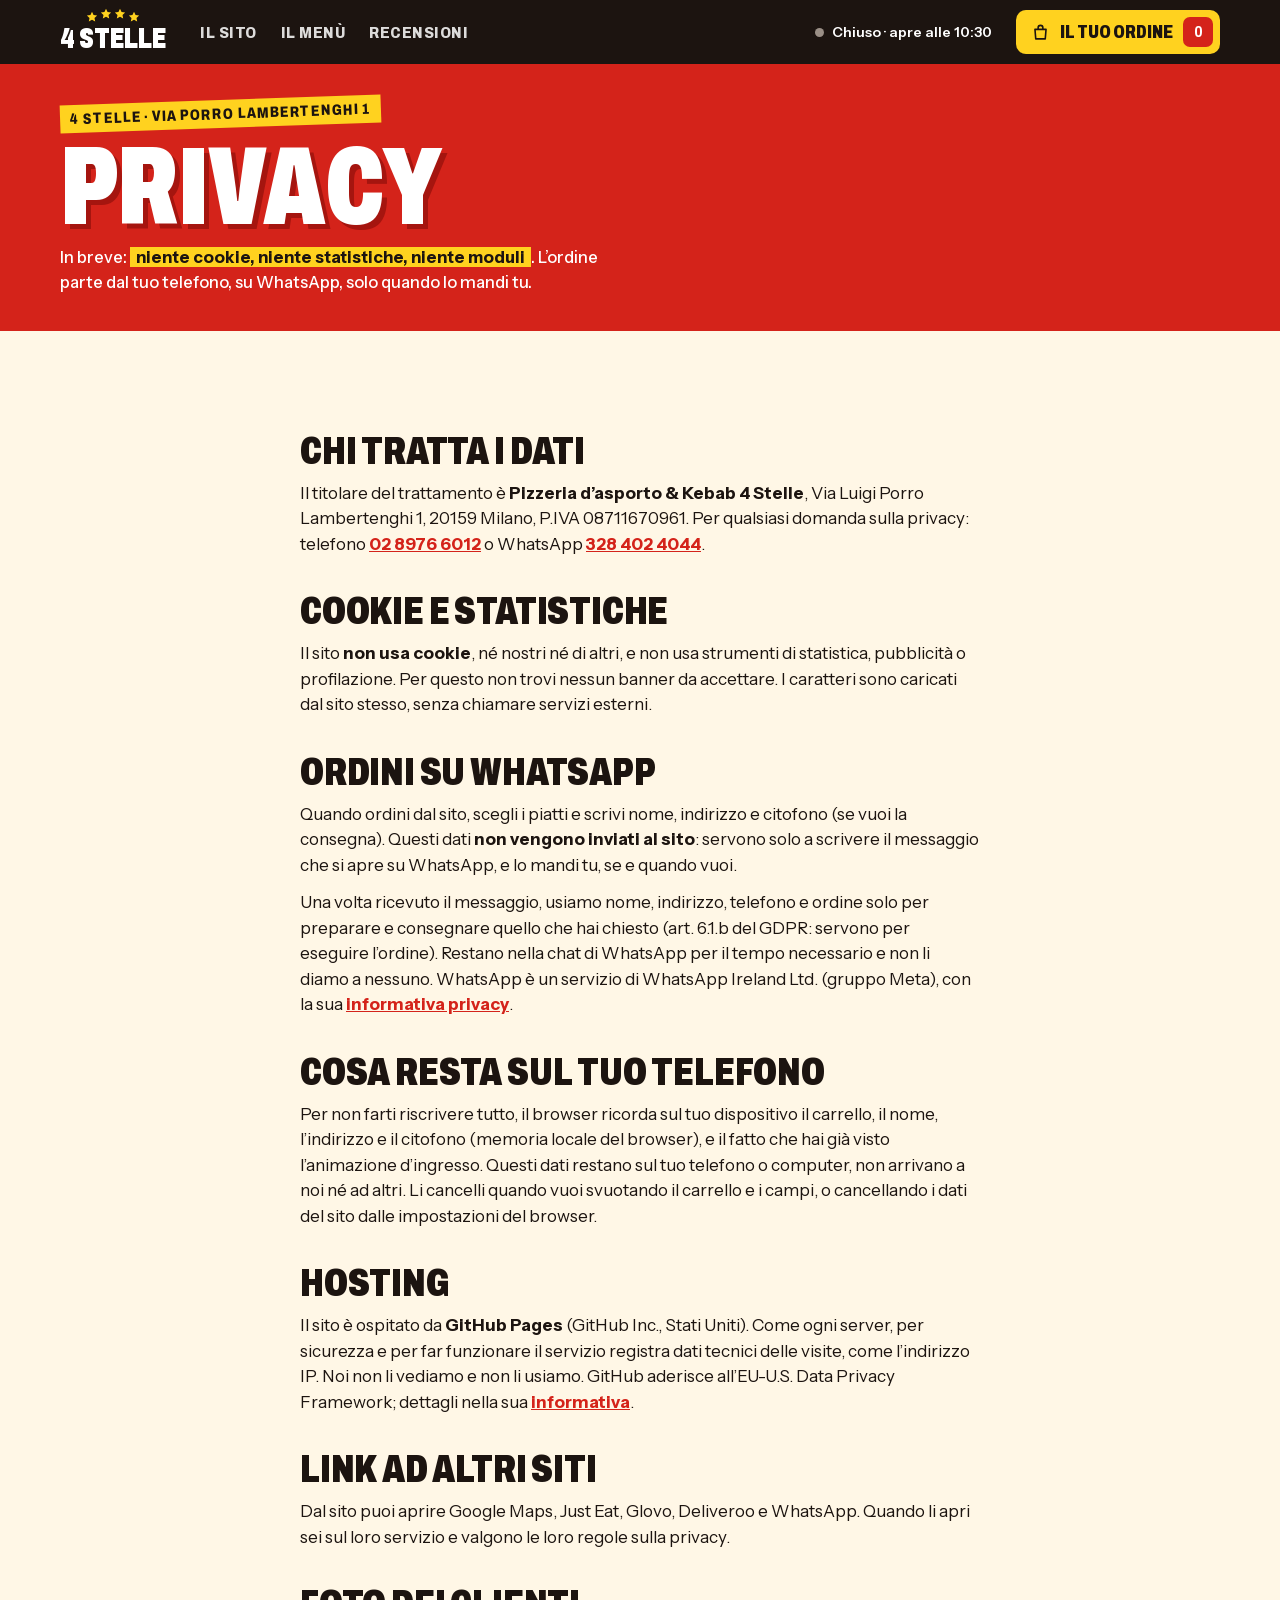
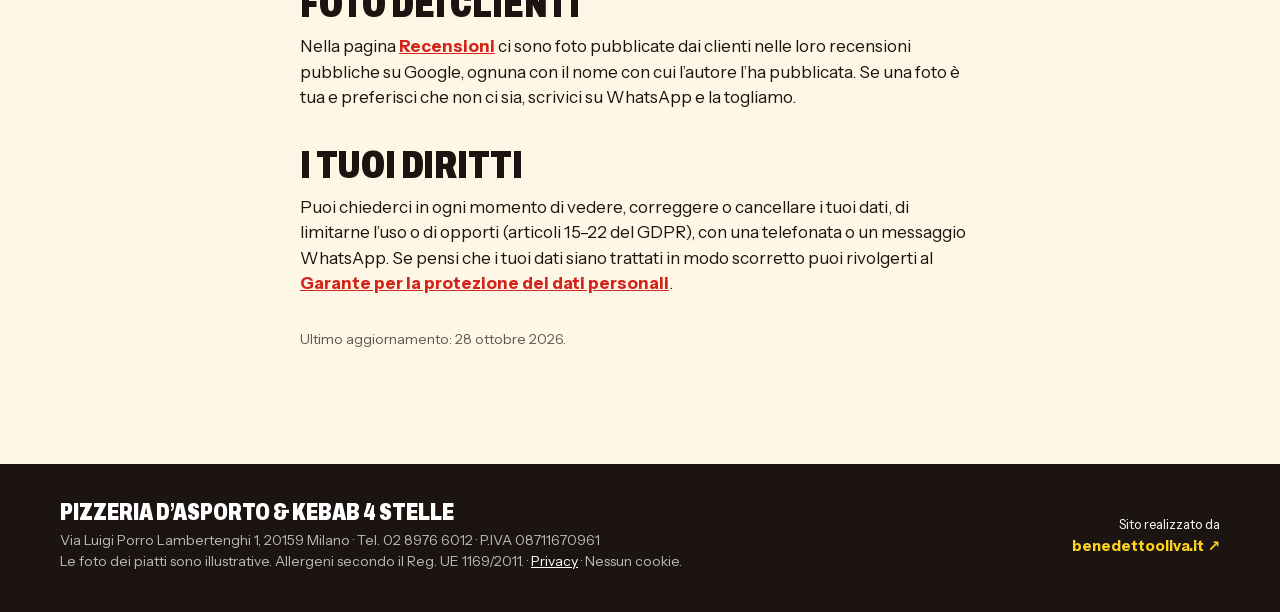
<file: privacy/index.html>
<!doctype html> <html lang="it" class="js-off"> <head> <meta charset="utf-8"> <meta name="viewport" content="width=device-width,initial-scale=1,viewport-fit=cover"> <title>Privacy — 4 Stelle, pizzeria e kebab a Milano Isola</title> <meta name="description" content="Informativa privacy del sito di 4 Stelle: niente cookie né statistiche, gli ordini partono su WhatsApp solo quando li mandi tu. Chi tratta i dati e quali sono i tuoi diritti."> <meta name="theme-color" content="#d4231a"> <link rel="canonical" href="https://4stellepizzeria.it/privacy/"> <meta property="og:type" content="restaurant"> <meta property="og:locale" content="it_IT"> <meta property="og:site_name" content="4 Stelle"> <meta property="og:url" content="https://4stellepizzeria.it/privacy/"> <meta property="og:title" content="4 Stelle — Pizzeria d’asporto e Kebab, Milano Isola"> <meta property="og:description" content="67 pizze nel forno a legna, kebab e piadine. Ordina su WhatsApp: consegna a domicilio gratuita."> <meta property="og:image" content="https://4stellepizzeria.it/assets/condividi.jpg"> <meta property="og:image:width" content="1200"> <meta property="og:image:height" content="630"> <meta name="twitter:card" content="summary_large_image"> <link rel="icon" href="../favicon.svg" type="image/svg+xml"> <link rel="apple-touch-icon" href="../apple-touch-icon.png"> <link rel="preload" href="../assets/font/archivo.woff2" as="font" type="font/woff2" crossorigin> <link rel="stylesheet" href="../styles.css?v=9544b2cc"> <script>document.documentElement.classList.replace("js-off","js")</script> </head> <body data-base="../"> <svg width="0" height="0" style="position:absolute" aria-hidden="true"> <symbol id="stella" viewBox="0 0 24 24"><path d="M12 1.6l3.1 6.6 7.2.9-5.3 5 1.4 7.1L12 17.7l-6.4 3.5 1.4-7.1-5.3-5 7.2-.9z"/></symbol> <symbol id="i-wa" viewBox="0 0 24 24"><path d="M12 2.2a9.7 9.7 0 0 0-8.4 14.6L2.3 21.7l5-1.3A9.7 9.7 0 1 0 12 2.2Zm0 17.7a8 8 0 0 1-4.1-1.1l-.3-.2-3 .8.8-2.9-.2-.3A8 8 0 1 1 12 19.9Zm4.4-6c-.2-.1-1.4-.7-1.7-.8-.2-.1-.4-.1-.5.1l-.8.9c-.1.2-.3.2-.5.1a6.5 6.5 0 0 1-3.2-2.8c-.2-.4.2-.4.7-1.3.1-.2 0-.3 0-.4l-.7-1.8c-.2-.5-.4-.4-.5-.4h-.5a.9.9 0 0 0-.7.3 2.8 2.8 0 0 0-.9 2.1 4.9 4.9 0 0 0 1 2.6 11.2 11.2 0 0 0 4.3 3.8c1.6.7 2.2.7 3 .6.5-.1 1.4-.6 1.6-1.2.2-.6.2-1 .1-1.2l-.4-.2Z"/></symbol> <symbol id="i-tel" viewBox="0 0 24 24"><path d="M6.6 10.8a15.1 15.1 0 0 0 6.6 6.6l2.2-2.2a1 1 0 0 1 1-.25 11.4 11.4 0 0 0 3.6.57 1 1 0 0 1 1 1V20a1 1 0 0 1-1 1A17 17 0 0 1 3 4a1 1 0 0 1 1-1h3.5a1 1 0 0 1 1 1c0 1.25.2 2.45.57 3.57a1 1 0 0 1-.25 1z"/></symbol> <symbol id="i-borsa" viewBox="0 0 24 24"><path fill="none" stroke="currentColor" stroke-width="2" stroke-linejoin="round" d="M5 8h14l-1 12H6L5 8Zm4 0V6a3 3 0 0 1 6 0v2"/></symbol> </svg> <header class="testata"> <div class="contenitore testata-riga"> <a class="logo" href="../" aria-label="4 Stelle, vai al sito"> <span class="logo-stelle"><svg><use href="#stella"/></svg><svg><use href="#stella"/></svg><svg><use href="#stella"/></svg><svg><use href="#stella"/></svg></span> <span class="logo-nome">4 Stelle</span> </a> <nav class="nav" aria-label="Sezioni"> <a href="../">Il sito</a> <a href="../menu/">Il menù</a> <a href="../recensioni/">Recensioni</a> </nav> <span class="stato" data-stato><i></i><span>Orari</span></span> <button class="btn-carrello" type="button" data-apri-carrello aria-label="Apri il tuo ordine"> <svg><use href="#i-borsa"/></svg><span class="btn-carrello-testo">Il tuo ordine</span><b data-conta>0</b> </button> </div> </header> <main id="inizio"> <section class="menu-testa"> <div class="contenitore"> <p class="occhiello">4 Stelle · Via Porro Lambertenghi 1</p> <h1>Privacy</h1> <p>In breve: <b>niente cookie, niente statistiche, niente moduli</b>. L’ordine parte dal tuo telefono, su WhatsApp, solo quando lo mandi tu.</p> </div> </section> <section class="sezione legale"> <div class="contenitore legale-testo"> <h2>Chi tratta i dati</h2> <p>Il titolare del trattamento è <b>Pizzeria d’asporto &amp; Kebab 4 Stelle</b>, Via Luigi Porro Lambertenghi 1, 20159 Milano, P.IVA 08711670961. Per qualsiasi domanda sulla privacy: telefono <a href="tel:+390289766012">02 8976 6012</a> o WhatsApp <a href="https://wa.me/393284024044">328 402 4044</a>.</p> <h2>Cookie e statistiche</h2> <p>Il sito <b>non usa cookie</b>, né nostri né di altri, e non usa strumenti di statistica, pubblicità o profilazione. Per questo non trovi nessun banner da accettare. I caratteri sono caricati dal sito stesso, senza chiamare servizi esterni.</p> <h2>Ordini su WhatsApp</h2> <p>Quando ordini dal sito, scegli i piatti e scrivi nome, indirizzo e citofono (se vuoi la consegna). Questi dati <b>non vengono inviati al sito</b>: servono solo a scrivere il messaggio che si apre su WhatsApp, e lo mandi tu, se e quando vuoi.</p> <p>Una volta ricevuto il messaggio, usiamo nome, indirizzo, telefono e ordine solo per preparare e consegnare quello che hai chiesto (art. 6.1.b del GDPR: servono per eseguire l’ordine). Restano nella chat di WhatsApp per il tempo necessario e non li diamo a nessuno. WhatsApp è un servizio di WhatsApp Ireland Ltd. (gruppo Meta), con la sua <a href="https://www.whatsapp.com/legal/privacy-policy-eea" target="_blank" rel="noopener">informativa privacy</a>.</p> <h2>Cosa resta sul tuo telefono</h2> <p>Per non farti riscrivere tutto, il browser ricorda sul tuo dispositivo il carrello, il nome, l’indirizzo e il citofono (memoria locale del browser), e il fatto che hai già visto l’animazione d’ingresso. Questi dati restano sul tuo telefono o computer, non arrivano a noi né ad altri. Li cancelli quando vuoi svuotando il carrello e i campi, o cancellando i dati del sito dalle impostazioni del browser.</p> <h2>Hosting</h2> <p>Il sito è ospitato da <b>GitHub Pages</b> (GitHub Inc., Stati Uniti). Come ogni server, per sicurezza e per far funzionare il servizio registra dati tecnici delle visite, come l’indirizzo IP. Noi non li vediamo e non li usiamo. GitHub aderisce all’EU-U.S. Data Privacy Framework; dettagli nella sua <a href="https://docs.github.com/it/site-policy/privacy-policies/github-general-privacy-statement" target="_blank" rel="noopener">informativa</a>.</p> <h2>Link ad altri siti</h2> <p>Dal sito puoi aprire Google Maps, Just Eat, Glovo, Deliveroo e WhatsApp. Quando li apri sei sul loro servizio e valgono le loro regole sulla privacy.</p> <h2>Foto dei clienti</h2> <p>Nella pagina <a href="/recensioni/">Recensioni</a> ci sono foto pubblicate dai clienti nelle loro recensioni pubbliche su Google, ognuna con il nome con cui l’autore l’ha pubblicata. Se una foto è tua e preferisci che non ci sia, scrivici su WhatsApp e la togliamo.</p> <h2>I tuoi diritti</h2> <p>Puoi chiederci in ogni momento di vedere, correggere o cancellare i tuoi dati, di limitarne l’uso o di opporti (articoli 15–22 del GDPR), con una telefonata o un messaggio WhatsApp. Se pensi che i tuoi dati siano trattati in modo scorretto puoi rivolgerti al <a href="https://www.garanteprivacy.it" target="_blank" rel="noopener">Garante per la protezione dei dati personali</a>.</p> <p class="legale-data">Ultimo aggiornamento: 28 ottobre 2026.</p> </div> </section> </main> <footer class="piede"> <div class="contenitore piede-riga"> <div> <p class="piede-nome">Pizzeria d’asporto &amp; Kebab 4 Stelle</p> <p>Via Luigi Porro Lambertenghi 1, 20159 Milano · Tel. 02 8976 6012 · P.IVA 08711670961</p> <p>Le foto dei piatti sono illustrative. Allergeni secondo il Reg. UE 1169/2011. · <a href="/privacy/">Privacy</a> · Nessun cookie.</p> </div> <a class="firma" href="https://benedettooliva.it/siti-web-tutta-italia/" target="_blank" rel="noopener"><span>Sito realizzato da</span><b>benedettooliva.it ↗</b></a> </div> </footer> <div class="barra-tel"> <a href="tel:+390289766012" class="barra-chiama"><svg><use href="#i-tel"/></svg>Chiama</a> <button type="button" class="barra-ordina" data-barra-ordina><svg><use href="#i-borsa"/></svg><span data-barra-testo>Ordina</span></button> </div> <div class="velo" data-velo hidden></div> <aside class="carrello" data-carrello aria-label="Il tuo ordine" aria-hidden="true"> <div class="carrello-testa"> <h2>Il tuo ordine</h2> <button class="chiudi" type="button" data-chiudi aria-label="Chiudi">×</button> </div> <div class="carrello-corpo"> <div class="carrello-vuoto" data-vuoto> <p><b>Ancora vuoto.</b></p> <p>Parti da un kebab? Aggiungi quello che vuoi: alla fine ti apriamo WhatsApp con l’ordine già scritto.</p> <a class="btn btn-scuro" href="#menu-combo" data-chiudi>Guarda il menù</a> </div> <ul class="righe" data-righe></ul> <div class="omaggio" data-omaggio hidden></div> <form class="dati" data-dati hidden> <fieldset class="segmento"> <legend class="vh">Come lo vuoi</legend> <label><input type="radio" name="modo" value="consegna" checked="checked"><span>Consegna gratis</span></label> <label><input type="radio" name="modo" value="ritiro"><span>Ritiro al locale</span></label> </fieldset> <label class="campo"><span>Nome</span><input name="nome" autocomplete="given-name" required></label> <div data-solo-consegna> <label class="campo"><span>Indirizzo</span><input name="indirizzo" autocomplete="street-address" placeholder="Via e numero civico"></label> <label class="campo"><span>Citofono / piano</span><input name="citofono" placeholder="Facoltativo"></label> <p class="campo-nota" data-cap></p> </div> <label class="campo"><span>Quando</span><select name="quando" data-quando></select></label> <fieldset class="segmento piccolo"> <legend>Pagamento</legend> <label><input type="radio" name="paga" value="contanti" checked="checked"><span>Contanti</span></label> <label><input type="radio" name="paga" value="bancomat"><span>Pagobancomat</span></label> </fieldset> <label class="campo"><span>Note</span><textarea name="note" rows="2" placeholder="Allergie, senza cipolla, ben cotta…"></textarea></label> </form> </div> <div class="carrello-piede" data-piede hidden> <p class="totale"><span>Totale</span><b data-totale>0 €</b></p> <p class="avviso" data-avviso></p> <button class="btn btn-wa" type="button" data-invia><svg><use href="#i-wa"/></svg>Invia l’ordine su WhatsApp</button> <p class="carrello-nota">Nessun pagamento online: paghi alla consegna o al ritiro. Ti rispondiamo su WhatsApp per confermare.</p> </div> </aside> <dialog class="scheda" data-scheda aria-label="Scegli e aggiungi"> <button class="chiudi scheda-chiudi" type="button" data-scheda-chiudi aria-label="Chiudi">×</button> <div class="scheda-corpo" data-scheda-corpo></div> <div class="scheda-piede"> <div class="quantita-grande"><button type="button" data-scheda-meno aria-label="Uno in meno">−</button><b data-scheda-q aria-live="polite">1</b><button type="button" data-scheda-piu aria-label="Uno in più">+</button></div> <button class="btn btn-giallo" type="button" data-scheda-ok>Aggiungi</button> </div> </dialog> <dialog class="finestra" data-finestra-allergeni> <form method="dialog" class="finestra-corpo"> <h2>Allergeni</h2> <ol class="allergeni" data-allergeni></ol> <div class="finestra-azioni"><button class="btn btn-scuro" value="ok">Ho capito</button></div> </form> </dialog> <div class="avviso-aggiunto" data-toast role="status" aria-live="polite"></div> <script src="../dati.js?v=34f1d667"></script> <script src="../app.js?v=7b9d02af"></script> </body> </html>
</file>
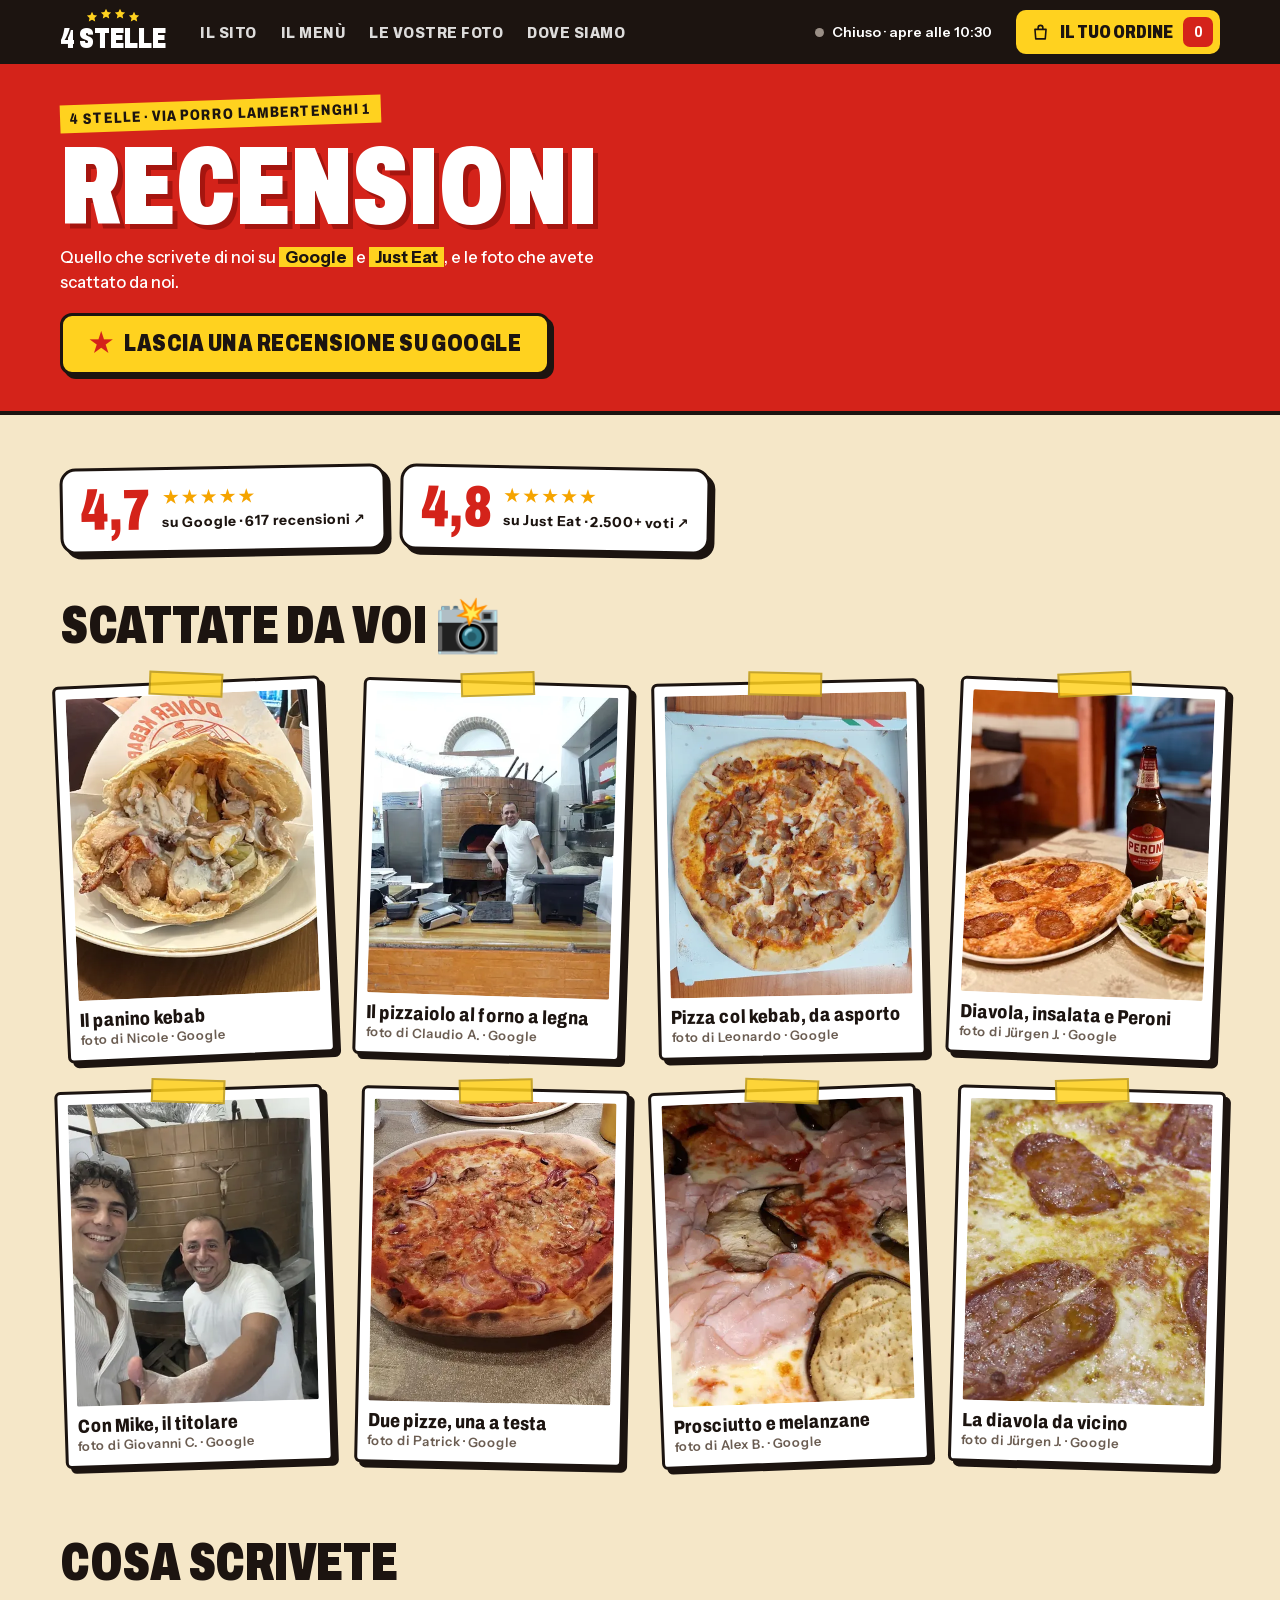
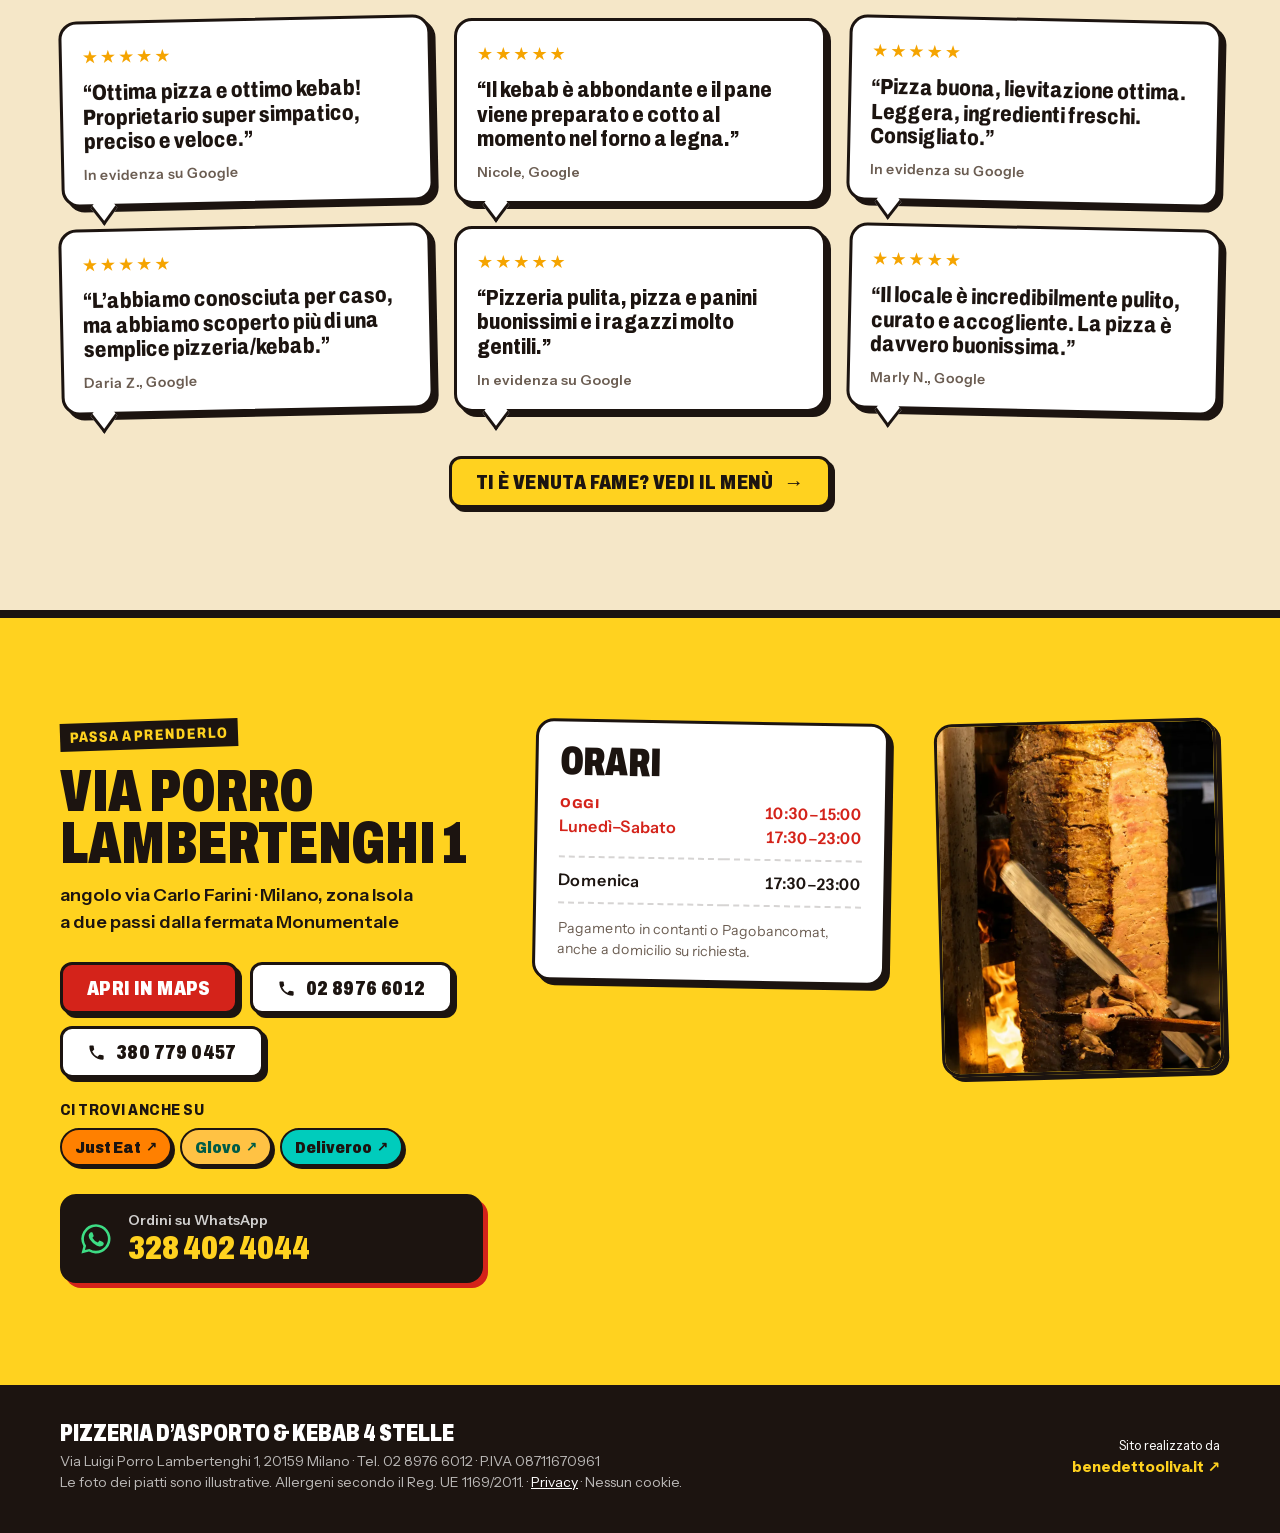
<file: recensioni/index.html>
<!doctype html> <html lang="it" class="js-off"> <head> <meta charset="utf-8"> <meta name="viewport" content="width=device-width,initial-scale=1,viewport-fit=cover"> <title>Recensioni e foto dei clienti — 4 Stelle, kebab e pizza a Milano Isola</title> <meta name="description" content="4,7 su Google con 617 recensioni e 4,8 su Just Eat: cosa dicono i clienti di 4 Stelle e le foto che hanno scattato da noi."> <meta name="theme-color" content="#d4231a"> <link rel="canonical" href="https://4stellepizzeria.it/recensioni/"> <meta property="og:type" content="restaurant"> <meta property="og:locale" content="it_IT"> <meta property="og:site_name" content="4 Stelle"> <meta property="og:url" content="https://4stellepizzeria.it/recensioni/"> <meta property="og:title" content="Recensioni e foto dei clienti — 4 Stelle, kebab e pizza a Milano Isola"> <meta property="og:description" content="4,7 su Google con 617 recensioni e 4,8 su Just Eat: cosa dicono i clienti di 4 Stelle e le foto che hanno scattato da noi."> <meta property="og:image" content="https://4stellepizzeria.it/assets/condividi.jpg"> <meta property="og:image:width" content="1200"> <meta property="og:image:height" content="630"> <meta name="twitter:card" content="summary_large_image"> <link rel="icon" href="../favicon.svg" type="image/svg+xml"> <link rel="apple-touch-icon" href="../apple-touch-icon.png"> <link rel="preload" href="../assets/font/archivo.woff2" as="font" type="font/woff2" crossorigin> <link rel="stylesheet" href="../styles.css?v=9544b2cc"> <script>document.documentElement.classList.replace("js-off","js")</script> <script type="application/ld+json">{"@context":"https://schema.org","@type":"Restaurant","@id":"https://4stellepizzeria.it/#locale","name":"Pizzeria d'asporto & Kebab 4 Stelle","alternateName":["4 Stelle","Pizzeria 4 Stelle"],"description":"Pizzeria d'asporto e kebab a Milano Isola: 67 pizze nel forno a legna, normali o giganti, panini e piadine kebab e falafel, hamburger, calzoni e focacce. Consegna a domicilio gratuita, ordini su WhatsApp.","url":"https://4stellepizzeria.it/","image":"https://4stellepizzeria.it/assets/condividi.jpg","hasMenu":"https://4stellepizzeria.it/menu/","priceRange":"€","servesCuisine":["Pizza","Kebab","Panini","Hamburger"],"telephone":"+39 02 8976 6012","contactPoint":[{"@type":"ContactPoint","telephone":"+39 328 402 4044","contactType":"ordini su WhatsApp","availableLanguage":"it"}],"address":{"@type":"PostalAddress","streetAddress":"Via Luigi Porro Lambertenghi 1","postalCode":"20159","addressLocality":"Milano","addressRegion":"MI","addressCountry":"IT"},"geo":{"@type":"GeoCoordinates","latitude":45.4894412,"longitude":9.183479},"hasMap":"https://www.google.com/maps/place/Pizzeria+4+Stelle/@45.4894412,9.183479,17z/data=!4m6!3m5!1s0x4786c12eff874df5:0x878537de49fb950c!8m2!3d45.4894412!4d9.183479!16s%2Fg%2F11clyswl2k","sameAs":["https://www.justeat.it/restaurants-4stelle/menu"],"areaServed":"Milano, zona Isola (CAP 20154, 20155, 20159, 20161)","openingHoursSpecification":[{"@type":"OpeningHoursSpecification","dayOfWeek":["Monday","Tuesday","Wednesday","Thursday","Friday","Saturday"],"opens":"10:30","closes":"15:00"},{"@type":"OpeningHoursSpecification","dayOfWeek":["Monday","Tuesday","Wednesday","Thursday","Friday","Saturday","Sunday"],"opens":"17:30","closes":"23:00"}],"paymentAccepted":"Contanti, Pagobancomat","hasDeliveryMethod":"http://purl.org/goodrelations/v1#DeliveryModeOwnFleet","acceptsReservations":false}</script> </head> <body data-base="../"> <svg width="0" height="0" style="position:absolute" aria-hidden="true"> <symbol id="stella" viewBox="0 0 24 24"><path d="M12 1.6l3.1 6.6 7.2.9-5.3 5 1.4 7.1L12 17.7l-6.4 3.5 1.4-7.1-5.3-5 7.2-.9z"/></symbol> <symbol id="i-wa" viewBox="0 0 24 24"><path d="M12 2.2a9.7 9.7 0 0 0-8.4 14.6L2.3 21.7l5-1.3A9.7 9.7 0 1 0 12 2.2Zm0 17.7a8 8 0 0 1-4.1-1.1l-.3-.2-3 .8.8-2.9-.2-.3A8 8 0 1 1 12 19.9Zm4.4-6c-.2-.1-1.4-.7-1.7-.8-.2-.1-.4-.1-.5.1l-.8.9c-.1.2-.3.2-.5.1a6.5 6.5 0 0 1-3.2-2.8c-.2-.4.2-.4.7-1.3.1-.2 0-.3 0-.4l-.7-1.8c-.2-.5-.4-.4-.5-.4h-.5a.9.9 0 0 0-.7.3 2.8 2.8 0 0 0-.9 2.1 4.9 4.9 0 0 0 1 2.6 11.2 11.2 0 0 0 4.3 3.8c1.6.7 2.2.7 3 .6.5-.1 1.4-.6 1.6-1.2.2-.6.2-1 .1-1.2l-.4-.2Z"/></symbol> <symbol id="i-tel" viewBox="0 0 24 24"><path d="M6.6 10.8a15.1 15.1 0 0 0 6.6 6.6l2.2-2.2a1 1 0 0 1 1-.25 11.4 11.4 0 0 0 3.6.57 1 1 0 0 1 1 1V20a1 1 0 0 1-1 1A17 17 0 0 1 3 4a1 1 0 0 1 1-1h3.5a1 1 0 0 1 1 1c0 1.25.2 2.45.57 3.57a1 1 0 0 1-.25 1z"/></symbol> <symbol id="i-borsa" viewBox="0 0 24 24"><path fill="none" stroke="currentColor" stroke-width="2" stroke-linejoin="round" d="M5 8h14l-1 12H6L5 8Zm4 0V6a3 3 0 0 1 6 0v2"/></symbol> </svg> <header class="testata"> <div class="contenitore testata-riga"> <a class="logo" href="../" aria-label="4 Stelle, vai al sito"> <span class="logo-stelle"><svg><use href="#stella"/></svg><svg><use href="#stella"/></svg><svg><use href="#stella"/></svg><svg><use href="#stella"/></svg></span> <span class="logo-nome">4 Stelle</span> </a> <nav class="nav" aria-label="Sezioni"> <a href="../">Il sito</a> <a href="../menu/">Il menù</a> <a href="#foto">Le vostre foto</a> <a href="#dove">Dove siamo</a> </nav> <span class="stato" data-stato><i></i><span>Orari</span></span> <button class="btn-carrello" type="button" data-apri-carrello aria-label="Apri il tuo ordine"> <svg><use href="#i-borsa"/></svg><span class="btn-carrello-testo">Il tuo ordine</span><b data-conta>0</b> </button> </div> </header> <main id="inizio"> <section class="menu-testa"> <div class="contenitore"> <p class="occhiello">4 Stelle · Via Porro Lambertenghi 1</p> <h1>Recensioni</h1> <p>Quello che scrivete di noi su <b>Google</b> e <b>Just&nbsp;Eat</b>, e le foto che avete scattato da noi.</p> <a class="btn btn-giallo btn-recensione" href="https://g.page/r/CQyV-0neN4WHEBM/review" target="_blank" rel="noopener"><span aria-hidden="true">★</span> Lascia una recensione su Google</a> </div> </section> <section class="sezione recensioni" id="recensioni"> <div class="contenitore"> <div class="recensioni-testa"> <div class="voti" data-voti><a class="voto" href="https://www.google.com/maps/place/Pizzeria+4+Stelle/@45.4894412,9.183479,17z/data=!4m6!3m5!1s0x4786c12eff874df5:0x878537de49fb950c!8m2!3d45.4894412!4d9.183479!16s%2Fg%2F11clyswl2k" target="_blank" rel="noopener"><b>4,7</b><span class="voto-stelle" aria-hidden="true">★★★★★</span><span>su Google · 617 recensioni ↗</span></a><a class="voto voto-je" href="https://www.justeat.it/restaurants-4stelle/menu" target="_blank" rel="noopener"><b>4,8</b><span class="voto-stelle" aria-hidden="true">★★★★★</span><span>su Just Eat · 2.500+ voti ↗</span></a></div> </div> <div class="foto-clienti" id="foto"> <h3 class="foto-clienti-titolo">Scattate da voi <span aria-hidden="true">📸</span></h3> <div class="foto-clienti-griglia"> <figure class="foto-cliente" style="--g:-2.5deg"><img src="../assets/clienti/nicole-0-400.webp" srcset="../assets/clienti/nicole-0-400.webp 400w, ../assets/clienti/nicole-0-720.webp 720w" sizes="(min-width: 1100px) 280px, (min-width: 761px) 24vw, 62vw" width="400" height="500" alt="Il panino kebab" loading="lazy"><figcaption><b>Il panino kebab</b><span>foto di Nicole · Google</span></figcaption></figure> <figure class="foto-cliente" style="--g:1.8deg"><img src="../assets/clienti/claudio-0-400.webp" srcset="../assets/clienti/claudio-0-400.webp 400w, ../assets/clienti/claudio-0-720.webp 720w" sizes="(min-width: 1100px) 280px, (min-width: 761px) 24vw, 62vw" width="400" height="500" alt="Il pizzaiolo al forno a legna" loading="lazy"><figcaption><b>Il pizzaiolo al forno a legna</b><span>foto di Claudio A. · Google</span></figcaption></figure> <figure class="foto-cliente" style="--g:-1.2deg"><img src="../assets/clienti/leonardo-0-400.webp" srcset="../assets/clienti/leonardo-0-400.webp 400w, ../assets/clienti/leonardo-0-720.webp 720w" sizes="(min-width: 1100px) 280px, (min-width: 761px) 24vw, 62vw" width="400" height="500" alt="Pizza col kebab, da asporto" loading="lazy"><figcaption><b>Pizza col kebab, da asporto</b><span>foto di Leonardo · Google</span></figcaption></figure> <figure class="foto-cliente" style="--g:2.4deg"><img src="../assets/clienti/jurgen-1-400.webp" srcset="../assets/clienti/jurgen-1-400.webp 400w, ../assets/clienti/jurgen-1-720.webp 720w" sizes="(min-width: 1100px) 280px, (min-width: 761px) 24vw, 62vw" width="400" height="500" alt="Diavola, insalata e Peroni" loading="lazy"><figcaption><b>Diavola, insalata e Peroni</b><span>foto di Jürgen J. · Google</span></figcaption></figure> <figure class="foto-cliente" style="--g:-1.8deg"><img src="../assets/clienti/giovanni-0-400.webp" srcset="../assets/clienti/giovanni-0-400.webp 400w, ../assets/clienti/giovanni-0-720.webp 720w" sizes="(min-width: 1100px) 280px, (min-width: 761px) 24vw, 62vw" width="400" height="500" alt="Con Mike, il titolare" loading="lazy"><figcaption><b>Con Mike, il titolare</b><span>foto di Giovanni C. · Google</span></figcaption></figure> <figure class="foto-cliente" style="--g:1.2deg"><img src="../assets/clienti/patrick-0-400.webp" srcset="../assets/clienti/patrick-0-400.webp 400w, ../assets/clienti/patrick-0-720.webp 720w" sizes="(min-width: 1100px) 280px, (min-width: 761px) 24vw, 62vw" width="400" height="500" alt="Due pizze, una a testa" loading="lazy"><figcaption><b>Due pizze, una a testa</b><span>foto di Patrick · Google</span></figcaption></figure> <figure class="foto-cliente" style="--g:-2.2deg"><img src="../assets/clienti/alex-3-400.webp" srcset="../assets/clienti/alex-3-400.webp 400w, ../assets/clienti/alex-3-720.webp 720w" sizes="(min-width: 1100px) 280px, (min-width: 761px) 24vw, 62vw" width="400" height="500" alt="Prosciutto e melanzane" loading="lazy"><figcaption><b>Prosciutto e melanzane</b><span>foto di Alex B. · Google</span></figcaption></figure> <figure class="foto-cliente" style="--g:1.6deg"><img src="../assets/clienti/jurgen-0-400.webp" srcset="../assets/clienti/jurgen-0-400.webp 400w, ../assets/clienti/jurgen-0-720.webp 720w" sizes="(min-width: 1100px) 280px, (min-width: 761px) 24vw, 62vw" width="400" height="500" alt="La diavola da vicino" loading="lazy"><figcaption><b>La diavola da vicino</b><span>foto di Jürgen J. · Google</span></figcaption></figure> </div> </div> <h3 class="foto-clienti-titolo">Cosa scrivete</h3> <div class="recensioni-griglia" data-recensioni><figure class="recensione" style="--g:-1.2deg"><span class="recensione-stelle" aria-label="5 stelle">★★★★★</span><blockquote>“Ottima pizza e ottimo kebab! Proprietario super simpatico, preciso e veloce.”</blockquote><figcaption>In evidenza su Google</figcaption></figure><figure class="recensione" style="--g:0deg"><span class="recensione-stelle" aria-label="5 stelle">★★★★★</span><blockquote>“Il kebab è abbondante e il pane viene preparato e cotto al momento nel forno a legna.”</blockquote><figcaption>Nicole, Google</figcaption></figure><figure class="recensione" style="--g:1.2deg"><span class="recensione-stelle" aria-label="5 stelle">★★★★★</span><blockquote>“Pizza buona, lievitazione ottima. Leggera, ingredienti freschi. Consigliato.”</blockquote><figcaption>In evidenza su Google</figcaption></figure><figure class="recensione" style="--g:-1.2deg"><span class="recensione-stelle" aria-label="5 stelle">★★★★★</span><blockquote>“L’abbiamo conosciuta per caso, ma abbiamo scoperto più di una semplice pizzeria/kebab.”</blockquote><figcaption>Daria Z., Google</figcaption></figure><figure class="recensione" style="--g:0deg"><span class="recensione-stelle" aria-label="5 stelle">★★★★★</span><blockquote>“Pizzeria pulita, pizza e panini buonissimi e i ragazzi molto gentili.”</blockquote><figcaption>In evidenza su Google</figcaption></figure><figure class="recensione" style="--g:1.2deg"><span class="recensione-stelle" aria-label="5 stelle">★★★★★</span><blockquote>“Il locale è incredibilmente pulito, curato e accogliente. La pizza è davvero buonissima.”</blockquote><figcaption>Marly N., Google</figcaption></figure></div> <p class="recensioni-altro"><a class="btn btn-giallo" href="../menu/">Ti è venuta fame? Vedi il menù <span aria-hidden="true">→</span></a></p> </div> </section> <section class="sezione dove" id="dove"> <div class="contenitore dove-griglia"> <div> <p class="occhiello">Passa a prenderlo</p> <h2>Via Porro Lambertenghi 1</h2> <p class="dove-angolo">angolo via Carlo Farini · Milano, zona Isola<br>a due passi dalla fermata Monumentale</p> <div class="dove-azioni"> <a class="btn btn-giallo" href="#" data-maps target="_blank" rel="noopener">Apri in Maps</a> <a class="btn btn-linea" href="tel:+390289766012"><svg><use href="#i-tel"/></svg>02 8976 6012</a> <a class="btn btn-linea" href="tel:+393807790457"><svg><use href="#i-tel"/></svg>380 779 0457</a> </div> <div class="dove-app"><span>Ci trovi anche su</span><div data-app><a class="app je" href="https://www.justeat.it/restaurants-4stelle/menu" target="_blank" rel="noopener">Just Eat <span aria-hidden="true">↗</span></a><a class="app gl" href="https://glovoapp.com/it/it/milano/" target="_blank" rel="noopener">Glovo <span aria-hidden="true">↗</span></a><a class="app de" href="https://deliveroo.it/it/" target="_blank" rel="noopener">Deliveroo <span aria-hidden="true">↗</span></a></div></div> <div class="dove-wa"> <svg><use href="#i-wa"/></svg> <div><b>Ordini su WhatsApp</b><a href="https://wa.me/393284024044" target="_blank" rel="noopener">328 402 4044</a></div> </div> </div> <div class="orari"> <h3>Orari</h3> <table data-orari><tbody><tr class="oggi"><td><small>Oggi</small>Lunedì–Sabato</td><td>10:30–15:00<br>17:30–23:00</td></tr><tr><td>Domenica</td><td>17:30–23:00</td></tr></tbody></table> <p class="orari-nota">Pagamento in contanti o Pagobancomat, anche a domicilio su richiesta.</p> </div> <figure class="dove-foto"> <img src="../assets/foto/coltello-700.webp" srcset="../assets/foto/coltello-700.webp 700w, ../assets/foto/coltello-1200.webp 1200w" sizes="(min-width: 1000px) 340px, 90vw" alt="Il kebab tagliato dal girarrosto" loading="lazy" width="700" height="875"> </figure> </div> </section> </main> <footer class="piede"> <div class="contenitore piede-riga"> <div> <p class="piede-nome">Pizzeria d’asporto &amp; Kebab 4 Stelle</p> <p>Via Luigi Porro Lambertenghi 1, 20159 Milano · Tel. 02 8976 6012 · P.IVA 08711670961</p> <p>Le foto dei piatti sono illustrative. Allergeni secondo il Reg. UE 1169/2011. · <a href="/privacy/">Privacy</a> · Nessun cookie.</p> </div> <a class="firma" href="https://benedettooliva.it/siti-web-tutta-italia/" target="_blank" rel="noopener"><span>Sito realizzato da</span><b>benedettooliva.it ↗</b></a> </div> </footer> <div class="barra-tel"> <a href="tel:+390289766012" class="barra-chiama"><svg><use href="#i-tel"/></svg>Chiama</a> <button type="button" class="barra-ordina" data-barra-ordina><svg><use href="#i-borsa"/></svg><span data-barra-testo>Ordina</span></button> </div> <div class="velo" data-velo hidden></div> <aside class="carrello" data-carrello aria-label="Il tuo ordine" aria-hidden="true"> <div class="carrello-testa"> <h2>Il tuo ordine</h2> <button class="chiudi" type="button" data-chiudi aria-label="Chiudi">×</button> </div> <div class="carrello-corpo"> <div class="carrello-vuoto" data-vuoto> <p><b>Ancora vuoto.</b></p> <p>Parti da un kebab? Aggiungi quello che vuoi: alla fine ti apriamo WhatsApp con l’ordine già scritto.</p> <a class="btn btn-scuro" href="#menu-combo" data-chiudi>Guarda il menù</a> </div> <ul class="righe" data-righe></ul> <div class="omaggio" data-omaggio hidden></div> <form class="dati" data-dati hidden> <fieldset class="segmento"> <legend class="vh">Come lo vuoi</legend> <label><input type="radio" name="modo" value="consegna" checked="checked"><span>Consegna gratis</span></label> <label><input type="radio" name="modo" value="ritiro"><span>Ritiro al locale</span></label> </fieldset> <label class="campo"><span>Nome</span><input name="nome" autocomplete="given-name" required></label> <div data-solo-consegna> <label class="campo"><span>Indirizzo</span><input name="indirizzo" autocomplete="street-address" placeholder="Via e numero civico"></label> <label class="campo"><span>Citofono / piano</span><input name="citofono" placeholder="Facoltativo"></label> <p class="campo-nota" data-cap></p> </div> <label class="campo"><span>Quando</span><select name="quando" data-quando></select></label> <fieldset class="segmento piccolo"> <legend>Pagamento</legend> <label><input type="radio" name="paga" value="contanti" checked="checked"><span>Contanti</span></label> <label><input type="radio" name="paga" value="bancomat"><span>Pagobancomat</span></label> </fieldset> <label class="campo"><span>Note</span><textarea name="note" rows="2" placeholder="Allergie, senza cipolla, ben cotta…"></textarea></label> </form> </div> <div class="carrello-piede" data-piede hidden> <p class="totale"><span>Totale</span><b data-totale>0 €</b></p> <p class="avviso" data-avviso></p> <button class="btn btn-wa" type="button" data-invia><svg><use href="#i-wa"/></svg>Invia l’ordine su WhatsApp</button> <p class="carrello-nota">Nessun pagamento online: paghi alla consegna o al ritiro. Ti rispondiamo su WhatsApp per confermare.</p> </div> </aside> <dialog class="scheda" data-scheda aria-label="Scegli e aggiungi"> <button class="chiudi scheda-chiudi" type="button" data-scheda-chiudi aria-label="Chiudi">×</button> <div class="scheda-corpo" data-scheda-corpo></div> <div class="scheda-piede"> <div class="quantita-grande"><button type="button" data-scheda-meno aria-label="Uno in meno">−</button><b data-scheda-q aria-live="polite">1</b><button type="button" data-scheda-piu aria-label="Uno in più">+</button></div> <button class="btn btn-giallo" type="button" data-scheda-ok>Aggiungi</button> </div> </dialog> <dialog class="finestra" data-finestra-allergeni> <form method="dialog" class="finestra-corpo"> <h2>Allergeni</h2> <ol class="allergeni" data-allergeni></ol> <div class="finestra-azioni"><button class="btn btn-scuro" value="ok">Ho capito</button></div> </form> </dialog> <div class="avviso-aggiunto" data-toast role="status" aria-live="polite"></div> <script src="../dati.js?v=34f1d667"></script> <script src="../app.js?v=7b9d02af"></script> </body> </html>
</file>
<file: styles.css>
@keyframes salta{40%{transform:scale(1.12) rotate(-3deg)}}@keyframes raggi{to{transform:rotate(360deg)}}@keyframes brace{0%{opacity:.7;transform:scale(.97)}to{opacity:1;transform:scale(1.03)}}@keyframes gira{to{transform:rotate(1turn)}}@keyframes buco{0%,40%,90%,to{opacity:0}46%,82%{opacity:.92}}@keyframes fetta{0%,40%,90%,to{opacity:0;transform:none}40.5%,89.5%{opacity:1;transform:none}56%,74%{opacity:1;transform:translate(-7.4%,10.6%) scale(1.03)}}@keyframes filo{0%,40%{opacity:0;transform:rotate(var(--a)) scaleY(0)}44%{opacity:1}56%{opacity:1;transform:rotate(var(--a)) scaleY(1) scaleX(.7)}66%{opacity:1;transform:rotate(var(--a)) scaleY(1.05) scaleX(.3)}70%,to{opacity:0;transform:rotate(var(--a)) scaleY(1.05) scaleX(.2)}}@keyframes vapore{0%{opacity:0;transform:translateY(20%) scale(.6)}35%{opacity:.55}to{opacity:0;transform:translateY(-70%) scale(1.3,1.5)}}@keyframes entra{to{opacity:1;transform:none}}@keyframes entra-bollino{0%{opacity:0;transform:rotate(-40deg) scale(.2)}to{opacity:1;transform:rotate(12deg) scale(1)}}@keyframes entra-cartellino{0%{opacity:0;scale:.4}to{opacity:1;scale:1}}@keyframes stella{to{opacity:1;transform:none}}@keyframes su{to{transform:none}}@keyframes sipario{to{transform:translateY(-100%);visibility:hidden}}@keyframes scorri{to{transform:translateX(-50%)}}@keyframes scheda-su{0%{opacity:0;transform:translateY(24px) scale(.97)}}@font-face{font-family:"Archivo";src:url(assets/font/archivo.woff2)format("woff2");font-weight:100 900;font-stretch:62% 125%;font-display:swap}@font-face{font-family:"Instrument";src:url(assets/font/instrument.woff2)format("woff2");font-weight:400 700;font-display:swap}:root{--rosso:#d4231a;--rosso-2:#a5150f;--giallo:#ffd21f;--giallo-2:#ffe475;--nero:#1c1410;--carta:#fff7e6;--carta-2:#f5e7c8;--grigio:#6b5d52;--wa:#1fae5b;--titoli:'Archivo', 'Arial Narrow', Impact, sans-serif;--testo:'Instrument', system-ui, -apple-system, 'Segoe UI', sans-serif;--raggio:16px;--ombra:5px 5px 0 var(--nero);--gutter:clamp(16px, 4vw, 40px);--stella:polygon(100% 50%, 90% 59.1%, 95% 71.7%, 82.1% 75.6%, 81.2% 89.1%, 67.8% 86.9%, 61.1% 98.7%, 50% 91%, 38.9% 98.7%, 32.2% 86.9%, 18.8% 89.1%, 17.9% 75.6%, 5% 71.7%, 10% 59.1%, 0% 50%, 10% 40.9%, 5% 28.3%, 17.9% 24.4%, 18.8% 10.9%, 32.2% 13.1%, 38.9% 1.3%, 50% 9%, 61.1% 1.3%, 67.8% 13.1%, 81.2% 10.9%, 82.1% 24.4%, 95% 28.3%, 90% 40.9%);color-scheme:light}*,::after,::before{box-sizing:border-box}[hidden]{display:none!important}body,html{overflow-x:clip}html{scroll-behavior:smooth;scroll-padding-top:76px;-webkit-text-size-adjust:100%}body{background:var(--carta);color:var(--nero);font:400 17px/1.5 var(--testo)}img{display:block;max-width:100%;height:auto}svg{width:1em;height:1em;fill:currentColor;flex:none}a{color:inherit}button,input,select,textarea{font:inherit;color:inherit}h1,h2,h3{font-family:var(--titoli);font-weight:900;font-stretch:68%;line-height:.9;letter-spacing:-.005em;text-transform:uppercase;margin:0}body,p{margin:0}.vh{position:absolute;width:1px;height:1px;overflow:hidden;clip:rect(0 0 0 0);white-space:nowrap}.contenitore{width:100%;max-width:1240px;margin:0 auto;padding:0 var(--gutter)}.occhiello{display:inline-block;font:800 15px/1 var(--titoli);font-stretch:80%;letter-spacing:.06em;text-transform:uppercase;background:var(--nero);color:var(--giallo);padding:7px 10px 6px;transform:rotate(-2deg)}:focus-visible{outline:3px solid var(--giallo);outline-offset:2px}.btn{display:inline-flex;align-items:center;justify-content:center;gap:.5em;min-height:52px;padding:0 24px;border-radius:12px;border:3px solid var(--nero);font:900 20px/1 var(--titoli);font-stretch:75%;text-transform:uppercase;letter-spacing:.02em;text-decoration:none;cursor:pointer;transition:transform .12s ease,box-shadow .12s ease,background-color .12s;white-space:nowrap;box-shadow:4px 4px 0 var(--nero)}.btn:hover{transform:translate(-1px,-1px);box-shadow:5px 5px 0 var(--nero)}.btn:active{transform:translate(3px,3px);box-shadow:1px 1px 0 var(--nero)}.btn svg{font-size:19px}.btn-giallo{background:var(--giallo);color:var(--nero)}.btn-linea{background:#fff;color:var(--nero)}.btn-scuro{background:var(--nero);color:var(--giallo)}.btn-linea-scuro{background:#fff;color:var(--nero)}.btn-wa{background:var(--wa);color:#fff;width:100%;font-size:21px}.btn-wa svg{font-size:24px}.link{background:0 0;border:0;padding:0;text-decoration:underline;cursor:pointer;color:var(--rosso);font-weight:700}.testata{position:sticky;top:0;z-index:30;background:var(--nero);color:#fff}.logo,.testata-riga{display:flex;align-items:center}.testata-riga{gap:24px;height:64px}.logo{flex-direction:column;text-decoration:none;line-height:1;gap:1px}.logo-stelle{display:flex;gap:2px;color:var(--giallo);font-size:12px}.logo-stelle svg:nth-child(2),.logo-stelle svg:nth-child(3){transform:translateY(-3px)}.logo-nome,.nav a{font:900 29px/1 var(--titoli);font-stretch:70%;text-transform:uppercase}.nav{display:flex;gap:24px;margin-left:10px}.nav a{text-decoration:none;font:800 17px/1 var(--titoli);font-stretch:78%;letter-spacing:.03em;opacity:.85}.nav a:hover{opacity:1;color:var(--giallo)}.btn-carrello,.stato{display:inline-flex;align-items:center}.stato{margin-left:auto;gap:8px;font-size:14px;font-weight:600;white-space:nowrap}.stato i{width:9px;height:9px;border-radius:50%;background:#9a8f86}.stato.aperto i{background:#3ddc84;box-shadow:0 0 0 4px rgba(61,220,132,.22)}.btn-carrello{gap:10px;height:44px;padding:0 7px 0 15px;border-radius:10px;border:0;background:var(--giallo);color:var(--nero);font:900 18px/1 var(--titoli);font-stretch:75%;text-transform:uppercase;cursor:pointer}.btn-carrello svg{font-size:19px}.apertura,.btn-carrello b{background:var(--rosso);color:#fff}.btn-carrello b{min-width:30px;height:30px;border-radius:7px;display:grid;place-items:center;font-size:16px;padding:0 6px}.btn-carrello.salta{animation:salta .45s cubic-bezier(.3,1.6,.5,1)}.apertura{padding:clamp(28px,4vw,56px)0 clamp(64px,6vw,88px);position:relative;overflow:hidden}.apertura::before{content:"";position:absolute;width:1600px;height:1600px;right:-520px;top:50%;margin-top:-800px;background:repeating-conic-gradient(rgba(255,210,31,.16)0 7.5deg,transparent 7.5deg 15deg);-webkit-mask:radial-gradient(closest-side,#000 20%,transparent 75%);mask:radial-gradient(closest-side,#000 20%,transparent 75%);animation:raggi 90s linear infinite;pointer-events:none}.apertura-griglia{display:grid;grid-template-columns:1fr auto;gap:clamp(24px,4vw,64px);align-items:center;position:relative}.apertura .occhiello,.apertura-sotto b{background:var(--giallo);color:var(--nero)}.apertura h1{font-size:clamp(70px,10.5vw,158px);margin:22px 0;text-shadow:5px 5px 0 var(--rosso-2)}.apertura h1 em{font-style:normal;color:var(--giallo)}.apertura-sotto{font-size:clamp(17px,1.5vw,20px);max-width:30em;color:#fff;font-weight:500}.apertura-sotto b{padding:0 5px}.apertura-azioni{display:flex;flex-wrap:wrap;gap:14px;margin-top:30px}.apertura-pizza{position:relative;width:clamp(300px,min(40vw,calc(100vh - 200px)),560px);aspect-ratio:1;margin-right:clamp(0px,2vw,30px)}.bagliore{position:absolute;z-index:0;inset:-16%;background:radial-gradient(closest-side,rgba(255,196,60,.85),rgba(255,110,20,.45) 50%,transparent);animation:brace 2.2s ease-in-out infinite alternate;pointer-events:none}.pizza-ombra{position:absolute;z-index:1;inset:4%;border-radius:50%;background:rgb(28 20 16/.4);transform:translate(3%,4%)}.pizza-buco,.pizza-gira,.pizza-gira img{position:absolute;inset:0}.pizza-gira{z-index:2;animation:gira 26s linear infinite}.pizza-gira img{display:block;width:100%;height:100%}.pizza-buco{background:#3a1d10;clip-path:polygon(50% 50%,32.69% 128.1%,-17.47% 92.98%);-webkit-mask:url(assets/foto/pizza-gira-700.webp)center/100% 100%;mask:url(assets/foto/pizza-gira-700.webp)center/100% 100%;opacity:0;animation:buco 6s cubic-bezier(.3,.7,.3,1) 1.8s infinite}.pizza-fetta{z-index:2;inset:0;filter:drop-shadow(0 0 8px rgb(28 20 16/.45));animation:fetta 6s cubic-bezier(.3,.7,.3,1) 1.8s infinite}.pizza-fetta img{clip-path:polygon(50% 50%,32.69% 128.1%,-17.47% 92.98%)}.filo,.pizza-fetta,.vapore i{position:absolute;opacity:0}.filo{z-index:3;left:50%;top:50%;width:1.4%;height:13.5%;margin-left:-.7%;border-radius:50%/8%;background:linear-gradient(90deg,#e8d29a,#fff8e2 50%,#e8d29a);transform-origin:50%0;--a:35deg;animation:filo 6s cubic-bezier(.3,.7,.3,1) 1.8s infinite}.filo.l2{left:51.9%;top:51.2%;--a:31deg;width:1%}.filo.l3{left:48.3%;top:48.8%;--a:39deg;width:.9%}.vapore{position:absolute;z-index:3;inset:0;pointer-events:none}.vapore i{left:34%;top:14%;width:16%;height:34%;border-radius:50%;background:radial-gradient(closest-side,rgb(255 255 255/.7),transparent);filter:blur(10px);animation:vapore 4.5s ease-out infinite}.vapore i:nth-child(2){left:50%;top:20%;animation-delay:1.5s}.vapore i:nth-child(3){left:62%;top:10%;animation-delay:3s}.bollino{position:absolute;z-index:4;right:-26px;top:2%;width:150px;height:150px;background:var(--giallo);color:var(--nero);clip-path:var(--stella);display:flex;flex-direction:column;align-items:center;justify-content:center;text-decoration:none;text-align:center;transform:rotate(12deg);line-height:1}.bollino span,.cartellino{font:800 13px/1.05 var(--titoli);font-stretch:80%;text-transform:uppercase}.bollino b{font:900 48px/.9 var(--titoli);font-stretch:70%;margin:2px 0}.cartellino{position:absolute;z-index:4;background:#fff;color:var(--nero);border:3px solid var(--nero);box-shadow:4px 4px 0 var(--nero);padding:7px 12px 6px;font:800 17px/1 var(--titoli);font-stretch:78%;white-space:nowrap}.cartellino b{color:var(--rosso);font-size:24px;font-weight:900;margin-left:4px}.cartellino.c1{left:-40px;top:60%;transform:rotate(-7deg)}.cartellino.c2{right:-10px;bottom:4%;transform:rotate(5deg);background:var(--giallo)}.js .entra{opacity:0;transform:translateY(18px);animation:entra .6s cubic-bezier(.2,.8,.2,1) forwards;animation-delay:calc(var(--parti, .1s) + var(--r, 0)*70ms)}.js .entra-pizza{opacity:0;transform:scale(.5) rotate(-120deg);animation:entra 1s cubic-bezier(.2,.9,.25,1.1) forwards;animation-delay:calc(var(--parti, .1s) + .1s)}.js .bollino{opacity:0;animation:entra-bollino .55s cubic-bezier(.3,1.6,.5,1) forwards;animation-delay:calc(var(--parti, .1s) + .6s)}.js .cartellino{opacity:0;animation:entra-cartellino .45s cubic-bezier(.3,1.6,.5,1) forwards;animation-delay:calc(var(--parti, .1s) + .8s)}.js .cartellino.c2{animation-delay:calc(var(--parti, .1s) + .95s)}.con-intro{--parti:1.45s}.intro{display:none}.con-intro .intro{display:flex;position:fixed;inset:0;z-index:100;background:var(--rosso);color:#fff;flex-direction:column;align-items:center;justify-content:center;gap:8px;animation:sipario .5s cubic-bezier(.7,0,.3,1) 1.2s forwards;cursor:pointer}.intro-stelle{display:flex;gap:10px;color:var(--giallo);font-size:clamp(36px,7vw,60px)}.intro-stelle svg{opacity:0;transform:scale(0) rotate(-90deg);animation:stella .4s cubic-bezier(.3,1.6,.5,1) forwards}.intro-stelle svg:nth-child(1){animation-delay:.08s}.intro-stelle svg:nth-child(2){animation-delay:.18s;margin-top:-14px}.intro-stelle svg:nth-child(3){animation-delay:.28s;margin-top:-14px}.intro-stelle svg:nth-child(4){animation-delay:.38s}.intro-nome,.intro-sotto{overflow:hidden}.intro-nome span,.intro-sotto span{display:block;text-transform:uppercase}.intro-nome span{font:900 clamp(84px,20vw,200px)/.9 var(--titoli);font-stretch:66%;transform:translateY(105%);animation:su .5s cubic-bezier(.2,.8,.2,1) .45s forwards;text-shadow:6px 6px 0 var(--rosso-2)}.intro-sotto span{font:800 clamp(16px,2.6vw,22px)/1.2 var(--titoli);font-stretch:80%;letter-spacing:.12em;color:var(--giallo);transform:translateY(110%);animation:su .45s cubic-bezier(.2,.8,.2,1) .7s forwards}.intro.via{animation:sipario .4s cubic-bezier(.7,0,.3,1) forwards!important}.sezione.solo-menu{padding-top:0}.solo-menu>.contenitore:first-child{display:none}.solo-menu .listino-barra{border-top:0}.solo-menu .listino-corpo{padding-top:24px}.menu-testa{background:var(--rosso);color:#fff;padding:clamp(18px,3vw,36px)0 clamp(20px,3vw,36px)}.menu-testa .occhiello,.titolo-sezione.chiaro .occhiello{background:var(--giallo);color:var(--nero)}.menu-testa h1{font-size:clamp(56px,9vw,110px);margin:10px 0 8px;text-shadow:5px 5px 0 var(--rosso-2)}.menu-testa p:not(.occhiello){font-size:16.5px;max-width:34em;font-weight:500}.menu-testa b,.nastro{background:var(--giallo);color:var(--nero)}.menu-testa b{padding:0 6px}.nastro{overflow:hidden;border-block:4px solid var(--nero);transform:rotate(-1.6deg);margin:-26px -20px 0;position:relative;z-index:5}.nastro-scorre{display:flex;align-items:center;gap:22px;width:max-content;padding:13px 0 11px;animation:scorri 32s linear infinite;font:900 26px/1 var(--titoli);font-stretch:70%;text-transform:uppercase;white-space:nowrap}.nastro-scorre svg{font-size:18px;color:var(--rosso)}.sezione{padding:clamp(64px,8vw,104px)0}.titolo-sezione{max-width:820px;margin-bottom:clamp(28px,4vw,44px)}.titolo-sezione h2{font-size:clamp(48px,6.6vw,92px);margin:16px 0 14px}.titolo-sezione p:not(.occhiello){color:var(--grigio);font-size:18px;max-width:38em;font-weight:500}.aggiungi.fatto small,.titolo-sezione.chiaro h2{color:#fff}.combo-scorre{display:grid;grid-template-columns:repeat(5,1fr);gap:20px;max-width:1240px;margin:0 auto;padding:0 var(--gutter) 8px}.scheda-combo{background:#fff;border:3px solid var(--nero);border-radius:var(--raggio);overflow:hidden;display:flex;flex-direction:column;box-shadow:var(--ombra);transition:transform .15s ease,box-shadow .15s ease}.scheda-combo:hover{transform:translate(-2px,-2px) rotate(-.6deg);box-shadow:7px 7px 0 var(--nero)}.scheda-combo figure{margin:0;aspect-ratio:1;overflow:hidden;background:var(--carta-2);position:relative;border-bottom:3px solid var(--nero)}.scheda-combo img{width:100%;height:100%;object-fit:cover}.scheda-combo .etichetta{position:absolute;left:8px;top:8px;background:var(--rosso);color:#fff;font:800 13px/1 var(--titoli);font-stretch:80%;text-transform:uppercase;padding:6px 8px 5px;transform:rotate(-3deg)}.scheda-combo-testo{padding:12px 14px 14px;display:flex;flex-direction:column;gap:5px;flex:1}.scheda-combo h3{font-size:27px;line-height:.92}.scheda-combo .incluso{font-size:13.5px;color:var(--grigio);line-height:1.35}.scheda-combo-piede{display:flex;align-items:center;justify-content:space-between;margin-top:auto;padding-top:10px;gap:8px}.prezzo{font:900 40px/1 var(--titoli);font-stretch:70%;color:var(--rosso)}.prezzo small{display:block;font:600 12px/1.3 var(--testo);color:var(--grigio)}.piu{width:48px;height:48px;border-radius:12px;border:3px solid var(--nero);background:var(--giallo);color:var(--nero);font:900 30px/1 var(--titoli);display:grid;place-items:center;cursor:pointer;flex:none;box-shadow:3px 3px 0 var(--nero);transition:transform .1s,box-shadow .1s,background-color .1s}.piu:active{transform:translate(2px,2px);box-shadow:1px 1px 0 var(--nero)}.piu.fatto{background:var(--wa);color:#fff}.scheda-combo .solo{font-size:13.5px;border:0;background:0 0;padding:0;color:var(--rosso);text-decoration:underline;cursor:pointer;text-align:left;font-weight:700}.offerte{background:var(--nero);color:#fff}.offerta,.offerte-griglia{display:grid;grid-template-columns:1fr 1fr;gap:26px}.offerta{grid-template-columns:200px 1fr;gap:24px;padding:24px;border-radius:22px;align-items:center;border:4px solid #000}.offerta img{width:100%;aspect-ratio:1;object-fit:cover;border-radius:50%;border:4px solid var(--nero)}.offerta-pranzo{background:var(--giallo);color:var(--nero);box-shadow:8px 8px 0 var(--rosso);transform:rotate(-.8deg)}.offerta-sera{background:var(--rosso);color:#fff;box-shadow:8px 8px 0 var(--giallo);transform:rotate(.8deg)}.offerta-quando{font:800 16px/1 var(--titoli);font-stretch:80%;letter-spacing:.04em;text-transform:uppercase}.offerta h3{font-size:clamp(34px,3.4vw,46px);margin:10px 0 8px}.offerta-prezzo{font:900 76px/.9 var(--titoli);font-stretch:68%;margin:10px 0 14px}.offerta-nota{font-size:14px;margin-top:10px;font-weight:600}.offerta-nota:empty{display:none}.app-consegna{display:flex;flex-wrap:wrap;gap:8px 12px;margin-top:22px}.app-consegna>span,.dove-app>span{font:800 16px/1 var(--titoli);font-stretch:80%;text-transform:uppercase;letter-spacing:.03em}.app-consegna>div,.dove-app>div{display:flex;flex-wrap:wrap;gap:8px}.app,.app-consegna,.dove-app{align-items:center}.app{display:inline-flex;gap:5px;height:38px;padding:0 13px;border-radius:99px;border:2.5px solid var(--nero);font:900 17px/1 var(--titoli);font-stretch:80%;text-decoration:none;box-shadow:3px 3px 0 var(--nero);transition:transform .12s,box-shadow .12s}.app:hover{transform:translate(-1px,-1px);box-shadow:4px 4px 0 var(--nero)}.app:active{transform:translate(2px,2px);box-shadow:1px 1px 0 var(--nero)}.app span{font-size:13px}.app.je{background:#ff8000;color:var(--nero)}.app.gl{background:#ffc244;color:#005c47}.app.de{background:#00ccbc;color:var(--nero)}.dove-app{display:flex;flex-wrap:wrap;gap:10px 12px;margin-top:24px}.campo-nota{font-size:13px;color:var(--grigio);margin-top:-4px}.recensioni{background:var(--carta-2);border-block:4px solid var(--nero)}.recensioni-testa,.voti{display:flex;flex-wrap:wrap}.recensioni-testa{justify-content:space-between;align-items:flex-end;gap:24px;margin-bottom:clamp(28px,4vw,44px)}.recensioni-testa .titolo-sezione{margin-bottom:0}.voti{gap:14px}.voto{display:grid;grid-template-columns:auto 1fr;grid-template-rows:auto auto;column-gap:12px;align-items:center;padding:14px 18px;background:#fff;border:3px solid var(--nero);border-radius:16px;box-shadow:var(--ombra);text-decoration:none;transform:rotate(-1deg)}.voto-je{transform:rotate(1deg)}.voto b{grid-row:1/3;font:900 58px/.9 var(--titoli);font-stretch:68%;color:var(--rosso)}.voto-stelle{color:#f5a400;font-size:20px;letter-spacing:1px;line-height:1}.voto span:last-child{font-size:14px;font-weight:700}.recensioni-griglia{display:grid;grid-template-columns:repeat(3,1fr);gap:22px}.cerca input,.recensione{border:3px solid var(--nero);background:#fff}.recensione{margin:0;border-radius:18px;padding:20px 20px 18px;box-shadow:var(--ombra);transform:rotate(var(--g, 0deg));display:flex;flex-direction:column;gap:10px;position:relative}.recensione::after{content:"";position:absolute;left:28px;bottom:-15px;width:22px;height:22px;background:#fff;border-right:3px solid var(--nero);border-bottom:3px solid var(--nero);transform:rotate(45deg) skew(8deg,8deg)}.recensione-stelle{color:#f5a400;font-size:18px;letter-spacing:2px}.recensione blockquote{margin:0;font:800 22px/1.12 var(--titoli);font-stretch:82%}.recensione figcaption{font-size:14px;font-weight:600;color:var(--grigio);margin-top:auto}.listino{padding-bottom:72px}.listino-barra{position:sticky;top:64px;z-index:20;background:var(--carta);border-block:3px solid var(--nero)}.listino-barra-riga{display:flex;align-items:center;gap:16px;padding-top:10px;padding-bottom:10px}.cerca input{width:280px;height:46px;border-radius:10px;padding:0 14px;outline:0;font-weight:500}.cerca input:focus{background:#fffbe0}.schede{display:flex;flex-wrap:wrap;gap:6px}.aggiungi small,.schede button{text-transform:uppercase;color:var(--grigio)}.schede button{flex:none;height:42px;padding:0 14px;border-radius:10px;border:0;background:0 0;font:800 18px/1 var(--titoli);font-stretch:78%;cursor:pointer;white-space:nowrap}.schede button:hover{color:var(--nero)}.categoria-testa h3,.schede button[aria-selected=true]{background:var(--rosso);color:#fff}.listino-corpo{padding-top:40px}.categoria{margin-bottom:56px;scroll-margin-top:150px}.categoria-testa{display:flex;align-items:center;gap:16px;margin-bottom:8px;flex-wrap:wrap}.categoria-testa h3{font-size:clamp(40px,4.4vw,60px);padding:8px 16px 4px;transform:rotate(-1.5deg);box-shadow:5px 5px 0 var(--nero)}.categoria-testa p{color:var(--grigio);font-size:15px;font-weight:600}.voci{list-style:none;margin:0;padding:0;display:grid;grid-template-columns:1fr 1fr;column-gap:48px}.voce{display:grid;grid-template-columns:1fr auto;gap:6px 16px;padding:15px 0;border-bottom:2px dashed rgba(28,20,16,.2);align-items:center}.voce-nome{font:900 25px/1 var(--titoli);font-stretch:72%;text-transform:uppercase}.voce-nome .n{font:700 13px/1 var(--testo);color:var(--rosso);margin-right:6px;vertical-align:4px}.voce-ingr{font-size:14.5px;color:var(--grigio);margin-top:4px}.voce-all{font-size:11.5px;color:var(--grigio);margin-left:4px;white-space:nowrap}.voce-prezzi{display:flex;flex-wrap:wrap;gap:8px}.voce>div{min-width:0}.aggiungi{display:inline-flex;align-items:center;gap:7px;height:42px;padding:0 5px 0 11px;border-radius:10px;border:2.5px solid var(--nero);background:#fff;cursor:pointer;font:900 21px/1 var(--titoli);font-stretch:75%;color:var(--nero);white-space:nowrap;box-shadow:3px 3px 0 var(--nero);transition:transform .1s,box-shadow .1s,background-color .1s}.aggiungi i{font-style:normal;width:27px;height:27px;border-radius:7px;background:var(--giallo);display:grid;place-items:center;font-size:22px;line-height:1}.aggiungi small{font:700 11px/1 var(--testo);letter-spacing:.04em}.aggiungi:hover{background:var(--giallo-2)}.aggiungi:active{transform:translate(2px,2px);box-shadow:1px 1px 0 var(--nero)}.aggiungi.fatto{background:var(--wa);color:#fff}.altre{display:flex;justify-content:center;padding-top:26px}.altre .btn{min-width:280px}.nessuno{padding:40px 0;color:var(--grigio);font-size:18px}.listino-piede{font-size:14px;color:var(--grigio);max-width:60em}.dove,mark{background:var(--giallo)}mark{color:inherit}.dove{color:var(--nero);border-top:4px solid var(--nero)}.dove-griglia{display:grid;grid-template-columns:1.2fr 1fr .8fr;gap:clamp(28px,4vw,56px);align-items:start}.dove h2{font-size:clamp(46px,4.6vw,66px);margin:16px 0 12px}.dove-angolo,.dove-wa b{font-size:18px;font-weight:600}.dove-azioni{display:flex;flex-wrap:wrap;gap:12px;margin-top:26px}.dove .btn-giallo{background:var(--rosso);color:#fff}.dove-wa{display:flex;gap:14px;align-items:center;margin-top:28px;padding:16px 18px;background:var(--nero);color:#fff;border-radius:var(--raggio);box-shadow:5px 5px 0 var(--rosso)}.dove-wa svg{font-size:36px;color:#3ddc84}.dove-wa b{display:block;font-size:14px;opacity:.8}.dove-wa a{font:900 34px/1 var(--titoli);font-stretch:72%;text-decoration:none;color:var(--giallo)}.orari{background:#fff;border:3px solid var(--nero);box-shadow:var(--ombra);border-radius:18px;padding:22px 22px 18px;transform:rotate(1deg)}.orari h3{font-size:40px;margin-bottom:8px}.orari table{width:100%;border-collapse:collapse;font-size:16px}.orari td{padding:10px 0;border-bottom:2px dashed rgba(28,20,16,.18);vertical-align:top;font-weight:600}.orari td:last-child{text-align:right;font-variant-numeric:tabular-nums}.orari tr.oggi td{color:var(--rosso)}.orari td small{display:block;font:800 13px/1 var(--titoli);text-transform:uppercase;letter-spacing:.06em;margin-bottom:3px}.orari-nota{font-size:14px;color:var(--grigio);margin-top:14px}.dove-foto{margin:0;border-radius:18px;overflow:hidden;aspect-ratio:4/5;border:3px solid var(--nero);box-shadow:var(--ombra);transform:rotate(-1.5deg)}.dove-foto img{width:100%;height:100%;object-fit:cover}.piede{background:var(--nero);color:rgba(255,255,255,.7);padding:36px 0 40px;font-size:14px}.piede-riga{display:flex;justify-content:space-between;align-items:center;gap:24px;flex-wrap:wrap}.piede a{color:#fff}.legale-testo{max-width:760px}.legale-testo h2{font:900 clamp(28px,4vw,38px)/1 var(--titoli);font-stretch:75%;text-transform:uppercase;margin:36px 0 10px}.legale-testo h2:first-child{margin-top:0}.legale-testo p{margin:0 0 12px}.legale-testo a{color:var(--rosso);font-weight:700}.legale-data{margin-top:32px!important;font-size:14px;opacity:.7}.piede-nome{color:#fff;font:900 24px/1 var(--titoli);font-stretch:72%;text-transform:uppercase;margin-bottom:6px}.firma{display:flex;flex-direction:column;text-decoration:none;text-align:right;font-size:13px}.firma b{color:var(--giallo);font-size:15px}.barra-tel{display:none}.velo{position:fixed;inset:0;background:rgba(28,20,16,.6);z-index:60;opacity:0;transition:opacity .25s ease}.velo.su{opacity:1}.carrello{position:fixed;top:0;right:0;bottom:0;width:min(440px,100%);background:var(--carta);z-index:70;display:flex;flex-direction:column;transform:translateX(105%);visibility:hidden;transition:transform .35s cubic-bezier(.2,.8,.2,1),visibility 0s .35s;border-left:4px solid var(--nero)}.carrello.su{transform:none;visibility:visible;transition-delay:0s}.carrello-testa{display:flex;align-items:center;justify-content:space-between;padding:16px 20px;background:var(--rosso);color:#fff;border-bottom:4px solid var(--nero)}.carrello-testa h2{font-size:38px}.chiudi{width:44px;height:44px;border-radius:10px;border:3px solid var(--nero);background:#fff;color:var(--nero);font-size:28px;line-height:1;cursor:pointer}.carrello-corpo{flex:1;overflow-y:auto;padding:8px 20px 20px;overscroll-behavior:contain}.carrello-vuoto{padding:36px 0;display:flex;flex-direction:column;gap:12px;align-items:flex-start;color:var(--grigio)}.carrello-vuoto b{color:var(--nero);font:900 34px/1 var(--titoli);font-stretch:72%;text-transform:uppercase}.righe{list-style:none;padding:0;margin:0}.riga{padding:14px 0;border-bottom:2px dashed rgba(28,20,16,.18);display:grid;grid-template-columns:1fr auto;gap:6px 12px}.riga-nome{font-weight:700;line-height:1.25}.riga-nome small{display:block;font-weight:500;color:var(--grigio);font-size:13.5px}.omaggio b,.riga-prezzo{font:900 22px/1 var(--titoli);font-stretch:75%}.riga-prezzo{text-align:right}.quantita,.riga-opzioni{grid-column:1/-1;display:flex}.riga-opzioni{gap:8px;flex-wrap:wrap}.riga-opzioni select{height:38px;padding:0 8px;font-size:14px;font-weight:600}.quantita{align-items:center;gap:4px}.omaggio select,.quantita button,.riga-opzioni select{border-radius:8px;border:2px solid var(--nero);background:#fff}.quantita button{width:36px;height:36px;font-size:20px;font-weight:700;line-height:1;cursor:pointer}.quantita span{min-width:30px;text-align:center;font-weight:800}.omaggio{margin:14px 0 0;padding:14px;border-radius:12px;background:var(--giallo);border:3px solid var(--nero);font-size:15px}.omaggio b{display:block;text-transform:uppercase;margin-bottom:6px}.omaggio select{margin-top:8px;width:100%;height:40px;padding:0 8px;font-weight:600}.campo,.dati{display:flex;flex-direction:column}.dati{margin-top:18px;gap:12px}.campo{gap:5px;font-size:14px;font-weight:700}.campo input,.campo select,.campo textarea{height:48px;border-radius:10px;border:2.5px solid var(--nero);background:#fff;padding:0 12px;font-weight:500;font-size:16px}.campo textarea{height:auto;padding:10px 12px;resize:vertical}.campo input:focus,.campo select:focus,.campo textarea:focus{outline:0;background:#fffbe0}.campo.errore input{border-color:var(--rosso);background:#fff0ee}.segmento{border:0;padding:0;margin:0;display:grid;grid-template-columns:1fr 1fr;gap:8px}.segmento legend{font-size:14px;font-weight:700;padding:0 0 6px;float:left;width:100%}.pillole label,.segmento label,.togli label{position:relative}.segmento input{position:absolute;opacity:0}.segmento span{display:flex;align-items:center;justify-content:center;height:48px;border-radius:10px;border:2.5px solid var(--nero);background:#fff;font:900 19px/1 var(--titoli);font-stretch:75%;text-transform:uppercase;cursor:pointer}.segmento input:checked+span{background:var(--nero);color:var(--giallo)}.segmento input:focus-visible+span{outline:3px solid var(--rosso)}.carrello-piede{padding:14px 20px calc(16px + env(safe-area-inset-bottom));border-top:3px solid var(--nero);background:#fff}.totale{display:flex;justify-content:space-between;align-items:baseline;margin-bottom:10px;font:900 22px/1 var(--titoli);font-stretch:75%;text-transform:uppercase}.avviso,.totale b{font-size:44px;color:var(--rosso)}.avviso{font-size:14px;font-weight:700;margin-bottom:8px}.avviso:empty{display:none}.carrello-nota{font-size:12.5px;color:var(--grigio);margin-top:10px;text-align:center}.finestra{border:4px solid var(--nero);border-radius:18px;padding:0;width:min(440px,calc(100% - 32px));background:var(--carta);color:var(--nero);box-shadow:8px 8px 0 var(--nero)}.finestra::backdrop{background:rgba(28,20,16,.6)}.finestra-corpo,.scheda[open]{display:flex;flex-direction:column}.finestra-corpo{padding:22px;gap:14px}.finestra h2{font-size:40px}.finestra-azioni{display:flex;gap:12px;justify-content:flex-end;margin-top:6px}.allergeni{columns:2;padding-left:22px;margin:0;font-size:15px;line-height:1.6}.scheda{border:4px solid var(--nero);border-radius:20px;padding:0;width:min(500px,calc(100% - 32px));max-height:min(88vh,860px);background:var(--carta);color:var(--nero);box-shadow:8px 8px 0 var(--nero);overflow:hidden}.scheda[open]{animation:scheda-su .28s cubic-bezier(.2,.9,.25,1.1)}.scheda::backdrop{background:rgba(28,20,16,.62)}.scheda-chiudi{position:absolute;top:12px;right:12px;z-index:2;box-shadow:3px 3px 0 var(--nero)}.scheda-corpo{overflow-y:auto;overscroll-behavior:contain;padding:22px 22px 16px;display:flex;flex-direction:column;gap:14px}.scheda-foto{width:calc(100% + 44px);max-width:none;margin:-22px -22px 0;aspect-ratio:16/9;object-fit:cover;border-bottom:4px solid var(--nero)}.scheda h2{font-size:clamp(36px,8vw,48px);padding-right:50px}.scheda-desc{color:var(--grigio);font-size:16px;margin-top:-4px}.scheda-all{font-size:13px;color:#8c7f75;margin-top:-8px}.scheda fieldset{border:0;padding:0;margin:0;min-width:0}.scheda legend{font:900 21px/1 var(--titoli);font-stretch:75%;text-transform:uppercase;padding:0 0 8px}.scheda legend small{font:600 13px/1 var(--testo);text-transform:none;color:var(--grigio);margin-left:6px}.pillole,.togli{display:flex;flex-wrap:wrap;gap:8px}.pillole input,.togli input{position:absolute;opacity:0;pointer-events:none}.pillole span{min-height:42px;font-weight:700;font-size:15px}.pillole span,.togli span{display:inline-flex;align-items:center;gap:6px;padding:0 14px;border-radius:10px;border:2.5px solid var(--nero);background:#fff;cursor:pointer;user-select:none}.pillole input:checked+span{background:var(--nero);color:var(--giallo)}.pillole span b{font:900 19px/1 var(--titoli);font-stretch:75%;color:var(--rosso)}.pillole input:checked+span b{color:#fff}.togli span{min-height:38px;font-weight:600;font-size:14.5px;border-width:2px}.togli input:checked+span{background:#fff0ee;border-color:var(--rosso);color:var(--rosso);text-decoration:line-through}.togli input:checked+span::before{content:"✕";text-decoration:none;font-weight:800}.pillole input:focus-visible+span,.togli input:focus-visible+span{outline:3px solid var(--rosso);outline-offset:2px}.scheda-select{width:100%;height:48px;border-radius:10px;border:2.5px solid var(--nero);background:#fff;padding:0 10px;font-weight:600;font-size:16px}.quantita-grande,.scheda-piede{display:flex;align-items:center;background:#fff}.scheda-piede{gap:12px;padding:14px 22px calc(14px + env(safe-area-inset-bottom));border-top:3px solid var(--nero)}.scheda-piede .btn{flex:1;font-size:22px;min-height:56px}.quantita-grande{border:2.5px solid var(--nero);border-radius:12px;overflow:hidden;flex:none}.quantita-grande button{width:46px;height:52px;border:0;background:#fff;font-size:26px;font-weight:700;cursor:pointer}.quantita-grande button:disabled{opacity:.3;cursor:default}.quantita-grande b{min-width:34px;text-align:center;font:900 26px/1 var(--titoli);font-stretch:75%}.quantita .modifica{margin-left:auto;width:auto;height:auto;border-radius:0;background:0 0;border:0;padding:6px 0;font-weight:700;font-size:14px;color:var(--rosso);text-decoration:underline;cursor:pointer}.avviso-aggiunto{position:fixed;left:50%;bottom:24px;z-index:80;transform:translate(-50%,20px);opacity:0;pointer-events:none;background:var(--nero);color:var(--giallo);padding:12px 18px;border-radius:10px;font-weight:700;font-size:15px;transition:opacity .2s,transform .25s cubic-bezier(.2,.8,.2,1);white-space:nowrap;box-shadow:4px 4px 0 var(--rosso)}.avviso-aggiunto.su{opacity:1;transform:translate(-50%,0)}@media (max-width:1100px){.apertura-pizza{width:min(46vw,480px)}.nav{display:none}.combo-scorre{grid-template-columns:none;grid-auto-flow:column;grid-auto-columns:minmax(230px,30%);overflow-x:auto;scroll-snap-type:x mandatory;scroll-padding:0 var(--gutter);padding-bottom:14px;scrollbar-width:none;max-width:none}.combo-scorre::-webkit-scrollbar{display:none}.scheda-combo{scroll-snap-align:start}.offerte-griglia{grid-template-columns:1fr}.dove-griglia,.recensioni-griglia{grid-template-columns:1fr 1fr}.dove-foto{display:none}.voci{grid-template-columns:1fr}}@media (max-width:760px){body{font-size:16px;padding-bottom:calc(70px + env(safe-area-inset-bottom))}html{scroll-padding-top:60px}.testata-riga{height:56px;gap:12px}.logo-nome{font-size:25px}.btn-carrello{display:none}.stato{font-size:13px}.apertura{padding:18px 0 60px}.apertura::before{right:-1100px;top:30%}.apertura-griglia{grid-template-columns:1fr 47vw;gap:0 4px;align-items:start}.apertura-testo{display:contents}.apertura .occhiello{grid-column:1/-1;justify-self:start}.apertura h1{grid-column:1;grid-row:2;align-self:center;font-size:clamp(48px,15.5vw,96px);margin:10px 0 0;text-shadow:4px 4px 0 var(--rosso-2)}.apertura-pizza{grid-column:2;grid-row:2;width:60vw;justify-self:end;align-self:center;margin:6px -14vw 0 0}.apertura-sotto{grid-column:1/-1;font-size:16.5px;margin-top:10px}.apertura-azioni,.app-consegna{grid-column:1/-1;margin-top:18px}.recensioni-griglia{grid-template-columns:none;grid-auto-flow:column;grid-auto-columns:82%;overflow-x:auto;scroll-snap-type:x mandatory;margin:0 calc(var(--gutter)*-1);padding:6px var(--gutter) 24px;scrollbar-width:none}.recensione{scroll-snap-align:center}.voto b{font-size:48px}.apertura-azioni .btn{flex:1}.bollino{width:82px;height:82px;right:13vw;top:-4%}.bollino b{font-size:27px}.bollino span{font-size:8.5px}.cartellino{display:none}.nastro-scorre{font-size:22px;padding:11px 0 9px}.combo-scorre{grid-auto-columns:64%;gap:14px}.offerta{grid-template-columns:1fr;padding:20px;gap:14px}.offerta img{width:120px;justify-self:start}.offerta-prezzo{font-size:64px}.listino-barra{top:56px}.listino-barra-riga{flex-direction:column;align-items:stretch;gap:8px;padding-top:8px;padding-bottom:8px}.cerca input{width:100%;height:44px}.schede{gap:4px 2px}.schede button{height:34px;padding:0 10px;font-size:17px}.categoria{scroll-margin-top:170px}.voce.doppia,.voci{grid-template-columns:1fr}.voce{padding:13px 0;gap:6px 12px}.dove-griglia{grid-template-columns:1fr}.dove-azioni .btn{flex:1 1 auto}.piede-riga{flex-direction:column;align-items:flex-start}.firma{text-align:left}.barra-tel{display:grid;grid-template-columns:auto 1fr;gap:10px;position:fixed;left:0;right:0;bottom:0;z-index:40;padding:8px 12px calc(8px + env(safe-area-inset-bottom));background:var(--nero)}.barra-tel a,.barra-tel button{height:52px;border-radius:12px;display:flex;align-items:center;justify-content:center;gap:8px;font:900 21px/1 var(--titoli);font-stretch:75%;text-transform:uppercase;text-decoration:none;border:0}.barra-chiama{padding:0 20px;background:#fff;color:var(--nero)}.barra-ordina{background:var(--giallo);color:var(--nero);cursor:pointer}.barra-tel svg{font-size:20px}.avviso-aggiunto{bottom:calc(82px + env(safe-area-inset-bottom))}.carrello{top:auto;width:100%;max-height:92vh;max-height:92dvh;border-radius:20px 20px 0 0;transform:translateY(105%);border-left:0;border-top:4px solid var(--nero)}.carrello-testa{border-radius:16px 16px 0 0;padding:12px 18px}.carrello-corpo{padding:4px 18px 18px}.carrello-piede{padding:12px 18px calc(12px + env(safe-area-inset-bottom))}.scheda{width:100%;max-width:none;max-height:92dvh;margin:auto 0 0;border-radius:20px 20px 0 0;border-width:4px 0 0;box-shadow:none}.scheda[open]{animation:scheda-telefono .3s cubic-bezier(.2,.9,.25,1)}@keyframes scheda-telefono{0%{transform:translateY(100%)}}.scheda-corpo{padding:18px 18px 14px}.scheda-foto{width:calc(100% + 36px);margin:-18px -18px 0;aspect-ratio:2/1}.scheda-piede{padding:12px 18px calc(12px + env(safe-area-inset-bottom))}}@media (min-width:1800px){.combo-scorre,.contenitore{max-width:1560px}.apertura h1{font-size:clamp(150px,9vw,200px)}.apertura-sotto{font-size:23px}.apertura-pizza{width:clamp(560px,min(32vw,calc(100vh - 200px)),700px)}.bollino{width:180px;height:180px}.bollino b{font-size:60px}}@media (prefers-reduced-motion:reduce){*,::after,::before{animation-duration:.01ms!important;animation-delay:0s!important;transition-duration:.01ms!important}.con-intro .intro{display:none}.apertura::before,.bagliore,.filo,.nastro-scorre,.pizza-buco,.pizza-fetta,.pizza-gira,.scheda[open],.vapore i{animation:none}}.foto-clienti{margin-top:clamp(48px,6vw,72px)}.foto-clienti-titolo{font:900 clamp(34px,4.4vw,54px)/.95 var(--titoli);font-stretch:68%;text-transform:uppercase;margin:0 0 clamp(20px,3vw,30px)}.foto-clienti-griglia{display:grid;grid-template-columns:repeat(4,minmax(0,1fr));gap:clamp(18px,2.4vw,30px)}.foto-cliente{margin:0;background:#fff;border:3px solid var(--nero);border-radius:6px;padding:10px 10px 12px;box-shadow:var(--ombra);transform:rotate(var(--g, 0deg));position:relative;transition:transform .2s cubic-bezier(.3,1.4,.5,1)}.foto-cliente::before{content:"";position:absolute;top:-12px;left:50%;width:74px;height:24px;margin-left:-37px;background:rgb(255 210 31/.85);border:2px solid rgb(28 20 16/.25);transform:rotate(calc(var(--g, 0deg)*-2))}.foto-cliente img{display:block;width:100%;height:auto;aspect-ratio:4/5;object-fit:cover;border-radius:2px;background:var(--carta-2)}.foto-cliente figcaption{display:grid;gap:2px;padding-top:10px;line-height:1.15}.foto-cliente figcaption b{font:800 19px/1.05 var(--titoli);font-stretch:82%}.foto-cliente figcaption span{font-size:13px;font-weight:600;color:var(--grigio)}@media (hover:hover){.foto-cliente:hover{transform:rotate(0deg) scale(1.04);z-index:1}}@media (max-width:1100px){.foto-clienti-griglia{gap:16px}.foto-cliente{padding:7px 7px 9px}.foto-cliente figcaption b{font-size:16px}}@media (max-width:760px){.foto-clienti-griglia{grid-template-columns:none;grid-auto-flow:column;grid-auto-columns:min(62%,280px);overflow-x:auto;scroll-snap-type:x mandatory;margin:0 calc(var(--gutter)*-1);padding:18px var(--gutter) 24px;scrollbar-width:none}.foto-clienti-griglia::-webkit-scrollbar{display:none}.foto-cliente{scroll-snap-align:center}}.recensioni-altro{margin:clamp(30px,4vw,44px)0 0;text-align:center}@media (max-width:760px){.recensioni-altro{margin-top:8px}.recensioni-altro .btn{width:100%}}.btn-recensione{margin-top:18px;min-height:62px;font-size:24px;white-space:normal;text-align:center;line-height:1.05;padding:10px 26px}.btn-recensione span{color:var(--rosso);font-size:1.1em}@media (max-width:600px){.btn-recensione{width:100%;font-size:21px}}.menu-testa+.recensioni{padding-top:clamp(30px,4vw,52px)}.menu-testa+.recensioni .foto-clienti{margin-top:clamp(30px,4vw,48px)}.foto-clienti+.foto-clienti-titolo{margin-top:clamp(48px,6vw,72px)}
</file>
